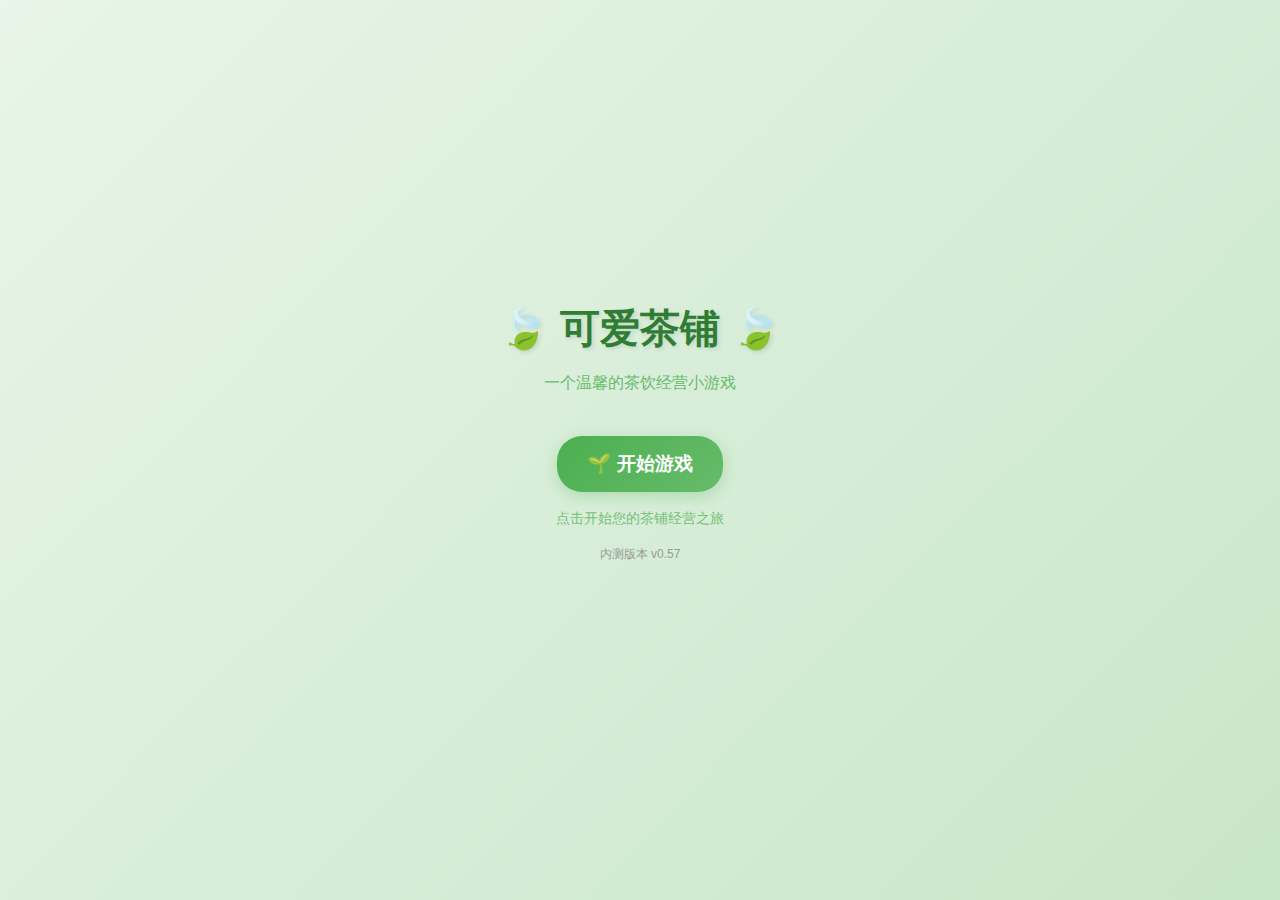
<file: index.html>
<!DOCTYPE html>
<html lang="zh">
<head>
    <meta charset="UTF-8">
    <meta name="viewport" content="width=device-width, initial-scale=1.0">
    <title>🍵 可爱茶铺 - 古风经营小游戏</title>
    <link rel="stylesheet" href="style.css">
    <link rel="stylesheet" href="farm-mobile-fix.css">
    <link rel="manifest" href="manifest.json">
    <meta name="theme-color" content="#4CAF50">
    <meta name="apple-mobile-web-app-capable" content="yes">
    <meta name="apple-mobile-web-app-status-bar-style" content="default">
    <meta name="apple-mobile-web-app-title" content="可爱茶铺">
</head>
<body>
    <!-- 加载界面 -->
    <div id="loading-screen" class="loading-screen">
        <div class="loading-content">
            <div class="game-title">
                <h1>🍃 可爱茶铺 🍃</h1>
                <p class="subtitle">一个温馨的茶饮经营小游戏</p>
            </div>

            <div class="start-section" id="start-section">
                <button id="start-game-btn" class="start-game-btn">
                    🌱 开始游戏
                </button>
                <p class="start-hint">点击开始您的茶铺经营之旅</p>
                <div class="version-info" style="margin-top: 15px; font-size: 12px; color: #888; text-align: center; opacity: 0.8;">
                    内测版本 v0.57
                </div>
            </div>

            <div class="loading-section" id="loading-section" style="display: none;">
                <div class="loading-progress">
                    <div class="progress-bar">
                        <div class="progress-fill" id="progress-fill"></div>
                        <div class="loading-leaf" id="loading-leaf">🍃</div>
                    </div>
                    <div class="loading-text" id="loading-text">正在准备茶铺...</div>
                    <div class="loading-percentage" id="loading-percentage">0%</div>
                </div>
            </div>
        </div>
    </div>

    <!-- 游戏主界面 -->
    <div id="game-container" class="game-container" style="display: none;">
        <!-- 信息卡片区域 -->
    <section class="info-cards">
        <div class="info-card weather-card">
            <div class="weather-main">
                <div class="weather-display">
                    <span class="weather-icon" id="weather-icon">☀️</span>
                </div>
                <div class="coins-display">
                    <div class="coins-info">
                        <span class="coin-icon">🪙</span>
                        <span class="coin-count" id="coin-count">100</span>
                    </div>
                    <div class="day-info">第 <span class="day-number" id="day-number">1</span> 天</div>
                </div>
            </div>
        </div>

        <div class="info-card customer-card" id="customer-card">
            <div class="customer-content">
                <div class="customer-header">
                    <div class="customer-name-line">
                        <span class="customer-icon" id="customer-icon">🌵</span>
                        <span class="customer-name" id="customer-name">暂无顾客</span>
                    </div>
                </div>
                <div class="customer-order" id="customer-order">等待顾客到来...</div>
                <div class="patience-bar" id="patience-bar" style="display: none;">
                    <div class="patience-fill" id="patience-fill"></div>
                    <span class="patience-text" id="patience-text">耐心：100%</span>
                </div>
                <button class="quick-test-btn" onclick="showTestPanelModal()" title="测试功能">
                    🧪 测试
                </button>
            </div>
        </div>
    </section>

    <!-- 主要功能选项卡 -->
    <nav class="cute-tabs">
        <button class="tab-button active" data-tab="farm">
            <span class="tab-icon">🌱</span>
            <span class="tab-text">种植</span>
        </button>
        <button class="tab-button" data-tab="kitchen">
            <span class="tab-icon">🌿</span>
            <span class="tab-text">厨房</span>
        </button>
        <button class="tab-button" data-tab="shop">
            <span class="tab-icon">🍃</span>
            <span class="tab-text">茶摊</span>
        </button>
        <button class="tab-button" data-tab="management">
            <span class="tab-icon">🌾</span>
            <span class="tab-text">管理</span>
        </button>
    </nav>

    <!-- 种植页面 -->
    <section class="tab-content active" id="farm">
        <div class="section-title-with-actions">
            <div class="section-title">
                <span class="title-icon">🌱</span>
                <h2>我的小农场</h2>
            </div>
            <div class="quick-actions-small">
                <button class="small-action-btn" id="water-all-btn">
                    <span class="btn-icon">💧</span>
                    <span class="btn-text">浇水</span>
                </button>
                <button class="small-action-btn" id="fertilize-all-btn">
                    <span class="btn-icon">🌿</span>
                    <span class="btn-text">施肥</span>
                </button>
            </div>
        </div>

        <!-- 农田区域 -->
        <div class="kitchen-area farm-area">
            <h3 class="area-title">🌾 农田种植</h3>
            <div class="farm-grid" id="farm-grid">
                <!-- 田地将通过JavaScript动态生成 -->
            </div>
        </div>
    </section>

    <!-- 厨房页面 -->
    <section class="tab-content" id="kitchen">
        <div class="section-title">
            <span class="title-icon">🌿</span>
            <h2>温馨小厨房</h2>
        </div>

        <!-- 炉灶区域 -->
        <div class="kitchen-area">
            <h3 class="area-title">🍃 炉灶制茶</h3>
            <div class="stoves-grid" id="stoves-grid">
                <!-- 炉灶将通过JavaScript动态生成 -->
            </div>
        </div>

        <!-- 案板区域 -->
        <div class="kitchen-area">
            <h3 class="area-title">🍃 案板加工</h3>
            <div class="processing-board" id="processing-board">
                <div class="board-visual">
                    <div class="cutting-board">📋</div>
                    <div class="ingredients" id="processing-ingredients">🥕🌿</div>
                </div>
                <div class="processing-info" id="processing-info">
                    <div class="processing-status">点击选择加工配方</div>
                </div>
                <div class="processing-recipes" id="processing-recipes">
                    <!-- 加工配方将通过JavaScript动态生成 -->
                </div>
            </div>
        </div>
    </section>

    <!-- 茶摊页面 -->
    <section class="tab-content" id="shop">
        <div class="section-title">
            <span class="title-icon">🍃</span>
            <h2>温馨茶摊</h2>
        </div>

        <!-- 制作好的茶饮 -->
        <div class="tea-display" id="tea-display">
            <div class="no-tea-hint">
                <span class="hint-icon">🫖</span>
                <span class="hint-text">还没有制作好的茶饮哦～</span>
            </div>
        </div>

        <!-- 小料区域 -->
        <div class="toppings-area">
            <h3 class="area-title">🍃 可用小料</h3>
            <div class="toppings-grid" id="toppings-grid">
                <!-- 小料将通过JavaScript动态生成 -->
            </div>
        </div>
    </section>

    <!-- 管理页面 -->
    <section class="tab-content" id="management">
        <div class="section-title">
            <span class="title-icon">🌾</span>
            <h2>经营管理</h2>
        </div>

        <!-- 顾客统计区域 -->
        <div class="management-area">
            <div class="area-header-with-button">
                <h3 class="area-title">🍃 顾客统计</h3>
                <div class="header-buttons">
                    <button class="small-action-btn" onclick="showCustomerProfiles()">
                        <span class="btn-icon">🌵</span>
                        <span class="btn-text">特殊顾客档案</span>
                    </button>
                    <button class="small-action-btn" onclick="showCatProfiles()">
                        <span class="btn-icon">🐱</span>
                        <span class="btn-text">猫猫档案</span>
                    </button>
                    <button class="small-action-btn" onclick="showTestPanelModal()">
                        <span class="btn-icon">🧪</span>
                        <span class="btn-text">测试页面</span>
                    </button>
                </div>
            </div>
            <div class="stats-grid">
                <div class="stat-card">
                    <div class="stat-icon">🌸</div>
                    <div class="stat-info">
                        <div class="stat-label">已服务顾客</div>
                        <div class="stat-value" id="served-customers-count">0</div>
                    </div>
                </div>
                <div class="stat-card">
                    <div class="stat-icon">🌿</div>
                    <div class="stat-info">
                        <div class="stat-label">已解锁配方</div>
                        <div class="stat-value" id="unlocked-recipes-count">2</div>
                    </div>
                </div>
            </div>

            <!-- 配方解锁进度 -->
            <div class="recipe-progress">
                <h4>🍃 配方解锁进度</h4>
                <div class="progress-list" id="recipe-progress-list">
                    <!-- 动态生成 -->
                </div>
            </div>
        </div>



        <!-- 存档管理区域 -->
        <div class="management-area">
            <h3 class="area-title">🍃 存档管理</h3>
            <div class="save-slots-grid">
                <div class="save-slot" data-slot="1">
                    <div class="slot-header">
                        <span class="slot-number">存档 1</span>
                        <span class="slot-time" id="slot-1-time">空</span>
                    </div>
                    <div class="slot-actions">
                        <button class="slot-btn save-btn" onclick="saveToSlot(1)">保存</button>
                        <button class="slot-btn load-btn" onclick="loadFromSlot(1)">载入</button>
                    </div>
                </div>
                <div class="save-slot" data-slot="2">
                    <div class="slot-header">
                        <span class="slot-number">存档 2</span>
                        <span class="slot-time" id="slot-2-time">空</span>
                    </div>
                    <div class="slot-actions">
                        <button class="slot-btn save-btn" onclick="saveToSlot(2)">保存</button>
                        <button class="slot-btn load-btn" onclick="loadFromSlot(2)">载入</button>
                    </div>
                </div>
                <div class="save-slot" data-slot="3">
                    <div class="slot-header">
                        <span class="slot-number">存档 3</span>
                        <span class="slot-time" id="slot-3-time">空</span>
                    </div>
                    <div class="slot-actions">
                        <button class="slot-btn save-btn" onclick="saveToSlot(3)">保存</button>
                        <button class="slot-btn load-btn" onclick="loadFromSlot(3)">载入</button>
                    </div>
                </div>
                <div class="save-slot" data-slot="4">
                    <div class="slot-header">
                        <span class="slot-number">存档 4</span>
                        <span class="slot-time" id="slot-4-time">空</span>
                    </div>
                    <div class="slot-actions">
                        <button class="slot-btn save-btn" onclick="saveToSlot(4)">保存</button>
                        <button class="slot-btn load-btn" onclick="loadFromSlot(4)">载入</button>
                    </div>
                </div>
            </div>

            <!-- 系统管理功能 -->
            <div class="system-management-area">
                <h4 style="color: var(--text-dark);">🍃 系统管理</h4>
                <div class="system-buttons-grid">
                    <button class="system-btn export-btn" onclick="exportSave()">
                        导出存档
                    </button>
                    <button class="system-btn import-btn" onclick="importSave()">
                        导入存档
                    </button>
                    <button class="system-btn refresh-btn" onclick="forceRefreshGame()">
                        强制刷新
                    </button>
                    <button class="system-btn clear-cache-btn" onclick="clearGameCache()">
                        清除缓存
                    </button>
                    <button class="system-btn force-refresh-btn" onclick="forceClearCacheAndReload()" style="background: #FF9800; color: white;">
                        🔄 强制刷新
                    </button>
                </div>
                <input type="file" id="import-file" accept=".json" style="display: none;" onchange="handleImportFile(event)">
                <div class="system-info">
                    <small style="color: var(--text-medium); font-size: 12px;">
                        💡 如果游戏更新后显示异常，请点击"清除缓存"后再"强制刷新"<br>
                        🔧 游戏版本：v1.0.2 | 缓存策略：智能模式 | 📱 支持手机强制刷新
                    </small>
                </div>
            </div>
        </div>
    </section>

    <!-- 浮动购物车按钮 -->
    <button class="floating-cart" id="cart-button">
        <span class="cart-icon">🛒</span>
        <span class="cart-badge" id="cart-badge">0</span>
    </button>

    <!-- 底部消息气泡 -->
    <div class="message-bubble" id="message-bubble">
        <span class="message-icon">💬</span>
        <span class="message-text" id="message-text">欢迎来到可爱茶铺！开始您的经营之旅吧～</span>
    </div>

    <!-- 菜单面板 -->
    <div class="menu-panel" id="menu-panel" style="display: none;">
        <div class="menu-header">
            <h3>🎮 游戏菜单</h3>
            <button class="close-btn" id="close-menu">×</button>
        </div>
        <div class="menu-content">
            <button class="menu-item" id="save-game-btn">
                <span class="menu-icon">💾</span>
                <span class="menu-text">保存游戏</span>
            </button>
            <button class="menu-item" id="load-game-btn">
                <span class="menu-icon">📁</span>
                <span class="menu-text">加载游戏</span>
            </button>
            <button class="menu-item" id="recipe-book-btn">
                <span class="menu-icon">📖</span>
                <span class="menu-text">配方大全</span>
            </button>
            <button class="menu-item" id="test-mode-btn">
                <span class="menu-icon">🧪</span>
                <span class="menu-text">测试模式</span>
            </button>
            <button class="menu-item" id="test-window-btn">
                <span class="menu-icon">🔬</span>
                <span class="menu-text">测试窗口</span>
            </button>
        </div>
    </div>

    <!-- 商店面板 -->
    <div class="shop-panel" id="shop-panel" style="display: none;">
        <!-- 商店内容将通过JavaScript动态生成 -->
    </div>

    <!-- 配方面板 -->
    <div class="recipe-panel" id="recipe-panel" style="display: none;">
        <!-- 配方内容将通过JavaScript动态生成 -->
    </div>

    <!-- 测试模式面板 -->
    <div class="test-panel" id="test-panel" style="display: none;">
        <!-- 测试内容将通过JavaScript动态生成 -->
    </div>

    <!-- 篮子选择面板 -->
    <div class="basket-panel" id="basket-panel" style="display: none;">
        <!-- 篮子内容将通过JavaScript动态生成 -->
    </div>

    <!-- 特殊顾客档案弹窗 -->
    <div class="customer-profile-modal" id="customer-profile-modal" style="display: none;">
        <div class="modal-overlay" onclick="closeCustomerProfiles()"></div>
        <div class="modal-content">
            <div class="modal-header">
                <h3>🌵 特殊顾客档案</h3>
                <button class="close-btn" onclick="closeCustomerProfiles()">×</button>
            </div>
            <div class="modal-body" id="customer-profile-list">
                <!-- 顾客档案列表将通过JavaScript动态生成 -->
            </div>
        </div>
    </div>

    <!-- 猫猫档案弹窗 -->
    <div class="customer-profile-modal" id="cat-profile-modal" style="display: none;">
        <div class="modal-overlay" onclick="closeCatProfiles()"></div>
        <div class="modal-content">
            <div class="modal-header">
                <h3>🐱 猫猫档案</h3>
                <button class="close-btn" onclick="closeCatProfiles()">×</button>
            </div>
            <div class="modal-body" id="cat-profile-list">
                <!-- 猫猫档案列表将通过JavaScript动态生成 -->
            </div>
        </div>
    </div>

    <!-- 测试页面弹窗 -->
    <div class="test-panel-modal" id="test-panel-modal" style="display: none;">
        <div class="modal-overlay" onclick="closeTestPanel()"></div>
        <div class="modal-content">
            <div class="modal-header">
                <h3>🧪 测试页面</h3>
                <button class="close-btn" onclick="closeTestPanel()">×</button>
            </div>
            <div class="modal-body">
                <div class="test-section">
                    <h4>🎮 游戏数据增加</h4>
                    <div class="test-buttons-grid">
                        <button class="test-action-btn" onclick="testAddCustomers()">
                            增加30顾客
                        </button>
                        <button class="test-action-btn" onclick="testAddAllSeeds()">
                            增加全部种子
                        </button>
                        <button class="test-action-btn" onclick="testAddAllMaterials()">
                            增加全部原料
                        </button>
                        <button class="test-action-btn" onclick="testAddAllToppings()">
                            增加全部小料
                        </button>
                        <button class="test-action-btn" onclick="testUnlockAllRecipes()">
                            解锁全部配方
                        </button>
                        <button class="test-action-btn" onclick="testAddAllTeas()">
                            增加全部茶饮
                        </button>
                        <button class="test-action-btn" onclick="testSpawnCustomer()">
                            立刻刷新顾客
                        </button>
                        <button class="test-action-btn" onclick="testAddDay()">
                            📅 增加一天
                        </button>
                    </div>
                </div>
                <div class="test-section">
                    <h4>🐱 猫咪系统测试</h4>
                    <div class="test-buttons-grid">
                        <button class="test-action-btn" onclick="testSpawnCat()">
                            🐱 立刻刷新猫猫
                        </button>
                        <button class="test-action-btn" onclick="testAddFish()">
                            🐟 添加小鱼干x10
                        </button>
                        <button class="test-action-btn" onclick="testMakeFishDish()">
                            🍲 制作白水煮鱼
                        </button>
                        <button class="test-action-btn" onclick="testMaxCatIntimacy()">
                            💕 所有猫咪满亲密度
                        </button>
                    </div>
                    <h5 style="color: #E91E63; margin: 15px 0 10px 0;">🎁 礼物系统测试</h5>
                    <div class="test-buttons-grid">
                        <button class="test-action-btn" onclick="testCatIntimacy500()">
                            🎁 亲密度500测试
                        </button>
                        <button class="test-action-btn" onclick="testCatIntimacy1500()">
                            🎁 亲密度1500测试
                        </button>
                        <button class="test-action-btn" onclick="testCatIntimacy3000()">
                            🎁 亲密度3000测试
                        </button>
                        <button class="test-action-btn" onclick="testCatIntimacy5000()">
                            🎁 亲密度5000测试
                        </button>
                    </div>
                </div>
                <div class="test-section">
                    <h4>🗑️ 游戏数据清空</h4>
                    <div class="test-buttons-grid">
                        <button class="test-action-btn danger" onclick="testClearCustomers()">
                            清空顾客数
                        </button>
                        <button class="test-action-btn danger" onclick="testClearSeeds()">
                            清空种子
                        </button>
                        <button class="test-action-btn danger" onclick="testClearMaterials()">
                            清空原料
                        </button>
                        <button class="test-action-btn danger" onclick="testClearToppings()">
                            清空小料
                        </button>
                        <button class="test-action-btn danger" onclick="testClearTeas()">
                            清空茶饮
                        </button>
                        <button class="test-action-btn danger" onclick="testResetRecipes()">
                            重置配方
                        </button>
                        <button class="test-action-btn danger" onclick="testClearCoins()">
                            清空金币
                        </button>
                        <button class="test-action-btn danger" onclick="testResetDay()">
                            重置天数
                        </button>
                        <button class="test-action-btn danger" onclick="testResetAllSaves()">
                            重置全部存档
                        </button>
                    </div>
                </div>
            </div>
        </div>
    </div>
    </div> <!-- 关闭游戏容器 -->

    <script src="script.js"></script>
</body>
</html>
</file>
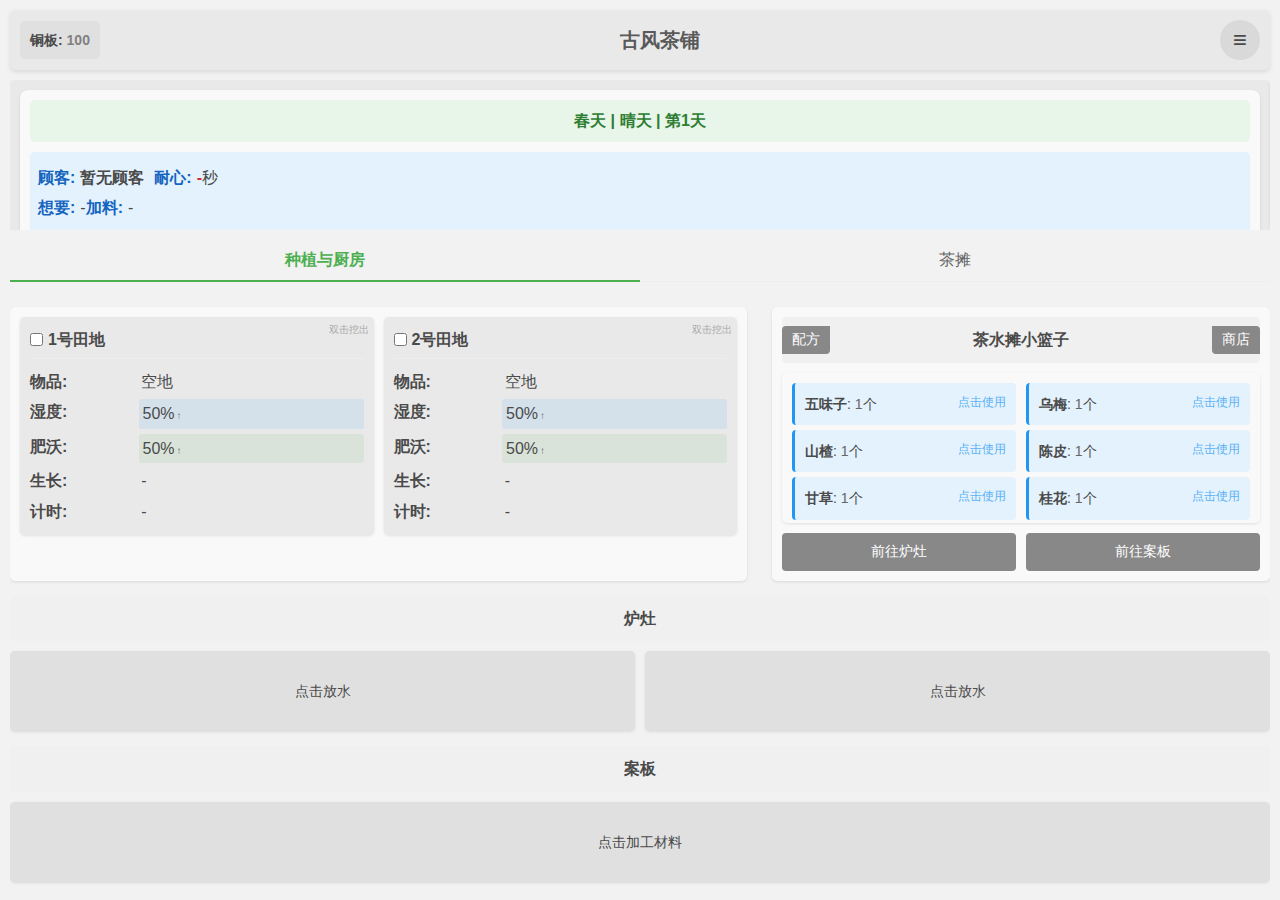
<file: back/index.html>
<!DOCTYPE html>
<html lang="zh">
<head>
    <meta charset="UTF-8">
    <meta name="viewport" content="width=device-width, initial-scale=1.0, maximum-scale=1.0, user-scalable=no">
    <title>古风茶铺 - 手机版</title>
    <link rel="stylesheet" href="tea_shop_mobile.css">
</head>
<body>
    <div class="container">
        <!-- 顶部控制区 -->
        <header>
            <div class="top-bar">
                <div class="coins-display">
                    <span>铜板: </span>
                    <span id="coins-count">100</span>
                </div>
                <div class="title">古风茶铺</div>
                <div class="menu-btn" id="menu-btn">≡</div>
            </div>
            
            <!-- 菜单面板 -->
            <div class="menu-panel" id="menu-panel">
                <button id="save">保存</button>
                <button id="load">加载</button>
                <button id="recipe-button">查看配方</button>
                <button id="collection-button">集卡册</button>
                <button id="close-menu">关闭</button>
            </div>
        </header>

        <!-- 信息面板 (可滑动查看) -->
        <div class="info-swiper">
            <div class="swiper-container">
                <div class="swiper-wrapper">
                    <!-- 天气与季节 -->
                    <div class="swiper-slide weather-season">
                        <div class="info-block">
                            <div class="game-status">
                                <span id="season">春天</span> | <span id="weather">晴天</span> | 第<span id="day">1</span>天
                            </div>
                            <div class="customer-status">
                                <div class="customer-info-row">
                                    <span class="info-label">顾客:</span>
                                    <span id="customer-name">暂无顾客</span>
                                    <span class="info-label">耐心:</span>
                                    <span id="patience-timer">-</span>秒
                                </div>
                                <div class="customer-info-row">
                                    <span class="info-label">想要:</span>
                                    <span id="customer-tea">-</span>
                                    <span class="info-label">加料:</span>
                                    <span id="customer-toppings">-</span>
                                </div>
                            </div>
                        </div>
                    </div>
                    
                    <!-- 消息记录 -->
                    <div class="swiper-slide message-log">
                        <div class="slide-title">消息记录</div>
                        <div class="message-content">
                            <div class="message">欢迎来到古风茶铺!</div>
                        </div>
                    </div>
                </div>
                
                <!-- 指示器 -->
                <div class="swiper-pagination"></div>
            </div>
        </div>

        <!-- 种子信息 -->
        <!-- <div class="seed-info">
            <span id="selected-seed">请选择种子类型</span>
        </div> -->

        <!-- 种子/商店面板 -->
        <div class="shop-panel" id="seed-panel">
            <div class="shop-header">
                <div id="selected-shop-item">请选择商品</div>
                <div class="coins-display shop-coins">
                    <span>铜板: </span>
                    <span id="shop-coins-count">100</span>
                </div>
                <button id="close-shop" class="close-btn">×</button>
            </div>
            
            <div class="shop-content">
                <div class="shop-items-container">
                    <!-- 种子区域 -->
                    <div class="shop-section">
                        <div class="shop-section-title">种子</div>
                        <div class="seed-grid">
                            <button class="seed-btn" data-price="1">五味子</button>
                            <button class="seed-btn" data-price="1">乌梅</button>
                            <button class="seed-btn" data-price="1">山楂</button>
                            <button class="seed-btn" data-price="1">陈皮</button>
                            <button class="seed-btn" data-price="1">甘草</button>
                            <button class="seed-btn" data-price="1">桂花</button>
                            <button class="seed-btn" data-price="1">大麦</button>
                            <button class="seed-btn" data-price="1">菊花</button>
                            <button class="seed-btn" data-price="1">金银花</button>
                            <button class="seed-btn" data-price="1">决明子</button>
                            <button class="seed-btn" data-price="1">枸杞</button>
                            <button class="seed-btn" data-price="1">生姜</button>
                            <button class="seed-btn" data-price="1">桂圆</button>
                            <button class="seed-btn" data-price="1">红枣</button>
                            <button class="seed-btn" data-price="1">薄荷</button>
                            <button class="seed-btn" data-price="1">玫瑰花</button>
                            <button class="seed-btn" data-price="1">洛神花</button>
                            <button class="seed-btn" data-price="1">冬瓜</button>
                            <button class="seed-btn" data-price="1">荷叶</button>
                            <button class="seed-btn" data-price="1">薏米</button>
                            <button class="seed-btn" data-price="1">雪花梨</button>
                            <button class="seed-btn" data-price="1">甘蔗</button>
                            <button class="seed-btn" data-price="1">柚子</button>
                            <button class="seed-btn" data-price="1">话梅</button>
                            <button class="seed-btn" data-price="1">柠檬</button>
                        </div>
                    </div>

                    <!-- 物品区域 -->
                    <div class="shop-section">
                        <div class="shop-section-title">物品</div>
                        <div class="item-grid">
                            <button class="shop-item-btn" data-item="蜂蜜" data-price="3">蜂蜜 (3铜板)</button>
                            <button class="shop-item-btn" data-item="银耳" data-price="3">银耳 (3铜板)</button>
                            <button class="shop-item-btn" data-item="红糖" data-price="2">红糖 (2铜板)</button>
                            <button class="shop-item-btn" data-item="薄荷叶" data-price="2">薄荷叶 (2铜板)</button>
                        </div>
                    </div>

                    <!-- 购物车预览 -->
                    <div class="cart-preview">
                        <div class="cart-preview-total">
                            购物车: <span id="cart-items-count">0</span> 个物品
                            总计: <span id="cart-total">0</span> 铜板
                        </div>
                        <button class="cart-preview-button" id="checkout-btn">结账</button>
                    </div>
                </div>
            </div>
        </div>

        <!-- 添加到购物车提示 -->
        <div class="add-to-cart-hint" id="add-to-cart-hint" style="display: none;">
            已添加到购物车
        </div>

        <!-- 配方面板 -->
        <div class="recipe-panel" id="recipe-panel">
            <div class="recipe-header">
                <div class="recipe-title">茶饮配方</div>
                <button id="close-recipe" class="close-btn">×</button>
            </div>
            <div class="recipe-items">
                <div class="recipe-item">
                    <div class="recipe-name">五味子饮</div>
                    <div class="recipe-ingredients">五味子</div>
                </div>
                <div class="recipe-item">
                    <div class="recipe-name">古法酸梅汤</div>
                    <div class="recipe-ingredients">乌梅, 山楂, 陈皮, 甘草, 桂花</div>
                </div>
                <div class="recipe-item">
                    <div class="recipe-name">焦香大麦茶</div>
                    <div class="recipe-ingredients">大麦</div>
                </div>
                <div class="recipe-item">
                    <div class="recipe-name">三花决明茶</div>
                    <div class="recipe-ingredients">菊花, 金银花, 决明子, 枸杞</div>
                </div>
                <div class="recipe-item">
                    <div class="recipe-name">陈皮姜米茶</div>
                    <div class="recipe-ingredients">陈皮, 生姜</div>
                </div>
                <div class="recipe-item">
                    <div class="recipe-name">桂圆红枣茶</div>
                    <div class="recipe-ingredients">桂圆, 红枣, 枸杞</div>
                </div>
                <div class="recipe-item">
                    <div class="recipe-name">薄荷甘草凉茶</div>
                    <div class="recipe-ingredients">薄荷, 甘草</div>
                </div>
                <div class="recipe-item">
                    <div class="recipe-name">洛神玫瑰饮</div>
                    <div class="recipe-ingredients">洛神花, 玫瑰花, 山楂</div>
                </div>
                <div class="recipe-item">
                    <div class="recipe-name">冬瓜荷叶饮</div>
                    <div class="recipe-ingredients">冬瓜, 荷叶, 薏米</div>
                </div>
                <div class="recipe-item">
                    <div class="recipe-name">小吊梨汤</div>
                    <div class="recipe-ingredients">雪花梨, 银耳, 话梅, 枸杞</div>
                </div>
                <div class="recipe-item">
                    <div class="recipe-name">柠檬茶</div>
                    <div class="recipe-ingredients">柠檬</div>
                </div>
            </div>
            <div class="recipe-note">所有茶饮均可冷热服务, 刚制作的茶为热饮，20秒后自动变为凉饮</div>
        </div>

        <!-- 主游戏区域 - 分成选项卡 -->
        <div class="game-tabs">
            <button class="game-tab active" data-tab="farm-kitchen-tab">种植与厨房</button>
            <button class="game-tab" data-tab="tea-tab">茶摊</button>
        </div>

        <!-- 农田和厨房集成选项卡 -->
        <div class="game-content active" id="farm-kitchen-tab">
            <!-- 农田和小篮子布局 -->
            <div class="farm-kitchen-layout">
                <!-- 左侧：农田 -->
                <div class="farm-section">
                    <div class="plots-container">
                        <div class="plot" id="plot-0">
                            <div class="plot-checkbox-container">
                                <input type="checkbox" class="plot-checkbox" data-plot-id="0">
                                <label>1号田地</label>
                            </div>
                            <div class="plot-info">
                                <div class="plot-row">
                                    <div class="plot-label">物品:</div>
                                    <div class="plot-value plot-name">空地</div>
                                </div>
                                <div class="plot-row">
                                    <div class="plot-label">湿度:</div>
                                    <div class="plot-value plot-moisture">50%</div>
                                </div>
                                <div class="plot-row">
                                    <div class="plot-label">肥沃:</div>
                                    <div class="plot-value plot-fertility">50%</div>
                                </div>
                                <div class="plot-row">
                                    <div class="plot-label">生长:</div>
                                    <div class="plot-value plot-stage">-</div>
                                </div>
                                <div class="plot-row">
                                    <div class="plot-label">计时:</div>
                                    <div class="plot-value plot-timer">-</div>
                                </div>
                            </div>
                        </div>
                        <div class="plot" id="plot-1">
                            <div class="plot-checkbox-container">
                                <input type="checkbox" class="plot-checkbox" data-plot-id="1">
                                <label>2号田地</label>
                            </div>
                            <div class="plot-info">
                                <div class="plot-row">
                                    <div class="plot-label">物品:</div>
                                    <div class="plot-value plot-name">空地</div>
                                </div>
                                <div class="plot-row">
                                    <div class="plot-label">湿度:</div>
                                    <div class="plot-value plot-moisture">50%</div>
                                </div>
                                <div class="plot-row">
                                    <div class="plot-label">肥沃:</div>
                                    <div class="plot-value plot-fertility">50%</div>
                                </div>
                                <div class="plot-row">
                                    <div class="plot-label">生长:</div>
                                    <div class="plot-value plot-stage">-</div>
                                </div>
                                <div class="plot-row">
                                    <div class="plot-label">计时:</div>
                                    <div class="plot-value plot-timer">-</div>
                                </div>
                            </div>
                        </div>
                    </div>
                </div>
                
                <!-- 右侧：小篮子 -->
                <div class="kitchen-section">
                    <div class="section-title">
                        茶水摊小篮子
                        <button id="basket-recipe-button" class="recipe-corner-btn">配方</button>
                        <button id="buy-seed-basket" class="shop-corner-btn">商店</button>
                    </div>
                    <div class="basket-content">
                        <div class="basket-item">篮子是空的</div>
                    </div>
                    
                    <!-- 快速操作栏 -->
                    <div class="quick-actions">
                        <button class="quick-action-btn" id="quick-stove-btn">前往炉灶</button>
                        <button class="quick-action-btn" id="quick-process-btn">前往案板</button>
                    </div>
                </div>
            </div>
            
            <!-- 炉灶 -->
            <div class="stoves-container">
                <div class="section-title">炉灶</div>
                <div class="stoves">
                    <div class="stove" id="stove-1">
                        <div class="stove-state">点击放水</div>
                    </div>
                    <div class="stove" id="stove-2">
                        <div class="stove-state">点击放水</div>
                    </div>
                </div>
            </div>
            
            <!-- 案板 -->
            <div class="processing-container">
                <div class="section-title">案板</div>
                <div class="processing-board" id="processing-board">
                    <div class="processing-state">点击加工材料</div>
                </div>
                <div class="processing-recipes">
                    <button class="recipe-btn" data-recipe="红糖">红糖</button>
                    <button class="recipe-btn" data-recipe="薄荷叶">薄荷叶</button>
                    <button class="recipe-btn" data-recipe="姜丝">姜丝</button>
                    <button class="recipe-btn" data-recipe="柚子丝">柚子丝</button>
                    <button class="recipe-btn" data-recipe="银耳丝">银耳丝</button>
                    <button class="recipe-btn" data-recipe="柠檬片">柠檬片</button>
                </div>
            </div>
        </div>

        <!-- 茶摊选项卡 -->
        <div class="game-content" id="tea-tab">
            <!-- 信息窗口占位，后续插入 -->
            <div id="tea-info-panel"></div>
            <!-- 茶饮展示 -->
            <div class="tea-container">
                <div class="section-title">
                    茶摊子
                </div>
                <div class="tea-display">
                    <div class="no-tea">还没有制作好的茶饮</div>
                </div>
            </div>
            
            <!-- 小料区 -->
            <div class="toppings-container">
                <div class="section-title">小料区</div>
                <div class="toppings-display">
                    <div class="topping-item">
                        <div class="topping-name">红糖</div>
                        <div class="topping-count">5份</div>
                    </div>
                    <div class="topping-item">
                        <div class="topping-name">薄荷叶</div>
                        <div class="topping-count">5份</div>
                    </div>
                    <div class="topping-item">
                        <div class="topping-name">姜丝</div>
                        <div class="topping-count">5份</div>
                    </div>
                    <div class="topping-item">
                        <div class="topping-name">柚子丝</div>
                        <div class="topping-count">5份</div>
                    </div>
                    <div class="topping-item">
                        <div class="topping-name">银耳丝</div>
                        <div class="topping-count">5份</div>
                    </div>
                    <div class="topping-item">
                        <div class="topping-name">柠檬片</div>
                        <div class="topping-count">5份</div>
                    </div>
                </div>
            </div>
        </div>

        <!-- 炉灶配方选择面板 -->
        <div class="recipe-select-panel" id="recipe-select-panel">
            <div class="recipe-select-header">
                <div class="recipe-select-title">选择茶饮配方</div>
                <button id="close-recipe-select" class="close-btn">×</button>
            </div>
            <div class="recipe-select-content">
                <div class="recipe-select-list">
                    <!-- 配方列表将在JS中动态生成 -->
                </div>
                <div class="recipe-select-info">
                    <div class="recipe-select-description">
                        <div id="selected-recipe-name">请选择茶饮</div>
                        <div id="selected-recipe-ingredients">需要的材料将显示在这里</div>
                    </div>
                    <div class="recipe-select-buttons">
                        <button id="make-recipe-btn" disabled>制作茶饮</button>
                        <button id="cancel-recipe-btn">取消</button>
                    </div>
                </div>
            </div>
        </div>
    </div>

    <script src="tea_shop_mobile.js"></script>
</body>
</html>
</file>
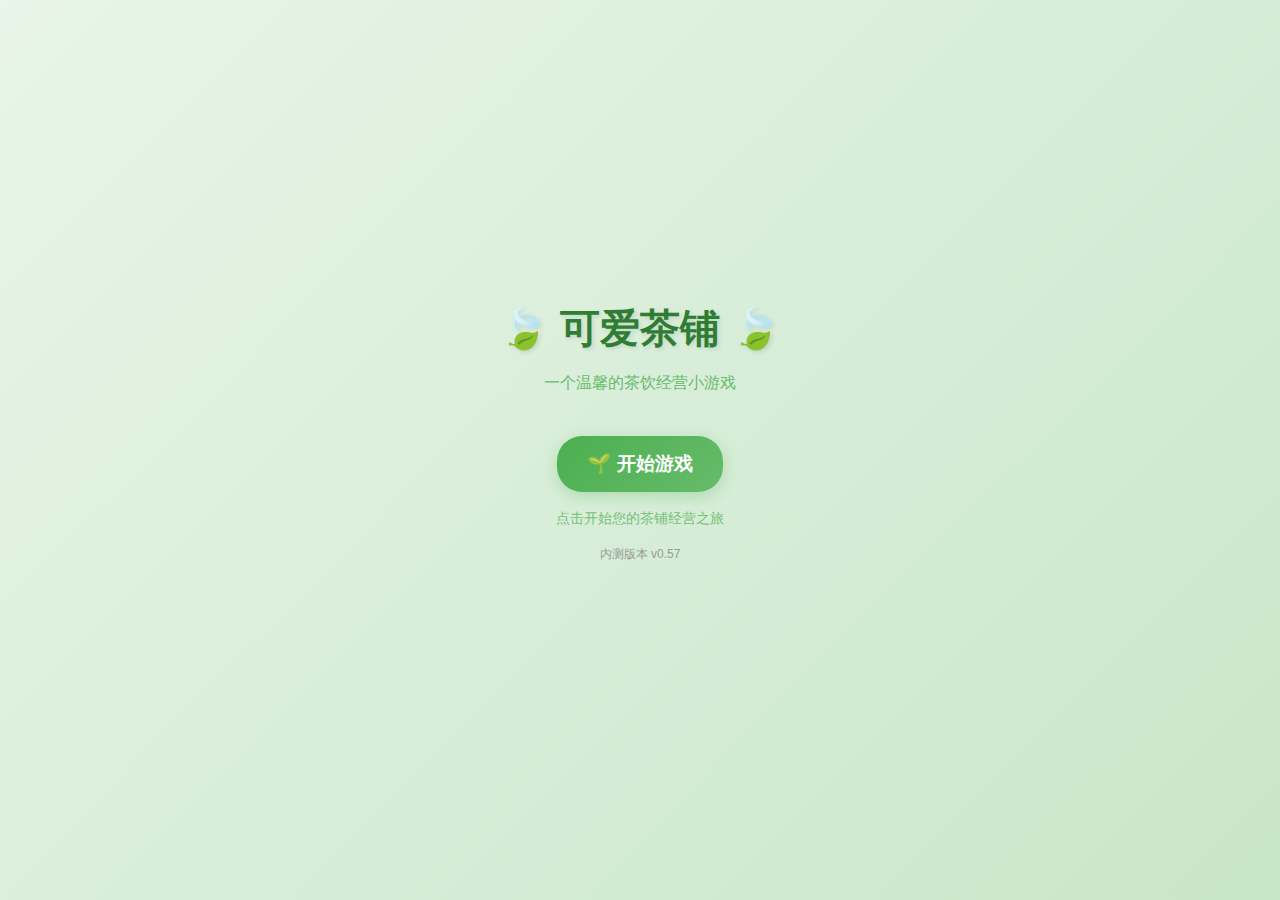
<file: bg/index.html>
<!DOCTYPE html>
<html lang="zh">
<head>
    <meta charset="UTF-8">
    <meta name="viewport" content="width=device-width, initial-scale=1.0">
    <title>🍵 可爱茶铺 - 古风经营小游戏</title>
    <link rel="stylesheet" href="style.css">
    <link rel="stylesheet" href="farm-mobile-fix.css">
    <link rel="manifest" href="manifest.json">
    <meta name="theme-color" content="#4CAF50">
    <meta name="apple-mobile-web-app-capable" content="yes">
    <meta name="apple-mobile-web-app-status-bar-style" content="default">
    <meta name="apple-mobile-web-app-title" content="可爱茶铺">
</head>
<body>
    <!-- 加载界面 -->
    <div id="loading-screen" class="loading-screen">
        <div class="loading-content">
            <div class="game-title">
                <h1>🍃 可爱茶铺 🍃</h1>
                <p class="subtitle">一个温馨的茶饮经营小游戏</p>
            </div>

            <div class="start-section" id="start-section">
                <button id="start-game-btn" class="start-game-btn">
                    🌱 开始游戏
                </button>
                <p class="start-hint">点击开始您的茶铺经营之旅</p>
                <div class="version-info" style="margin-top: 15px; font-size: 12px; color: #888; text-align: center; opacity: 0.8;">
                    内测版本 v0.57
                </div>
            </div>

            <div class="loading-section" id="loading-section" style="display: none;">
                <div class="loading-progress">
                    <div class="progress-bar">
                        <div class="progress-fill" id="progress-fill"></div>
                        <div class="loading-leaf" id="loading-leaf">🍃</div>
                    </div>
                    <div class="loading-text" id="loading-text">正在准备茶铺...</div>
                    <div class="loading-percentage" id="loading-percentage">0%</div>
                </div>
            </div>
        </div>
    </div>

    <!-- 游戏主界面 -->
    <div id="game-container" class="game-container" style="display: none;">
        <!-- 信息卡片区域 -->
    <section class="info-cards">
        <div class="info-card weather-card">
            <div class="weather-main">
                <div class="weather-display">
                    <span class="weather-icon" id="weather-icon">☀️</span>
                </div>
                <div class="coins-display">
                    <div class="coins-info">
                        <span class="coin-icon">🪙</span>
                        <span class="coin-count" id="coin-count">100</span>
                    </div>
                    <div class="day-info">第 <span class="day-number" id="day-number">1</span> 天</div>
                </div>
            </div>
        </div>

        <div class="info-card customer-card" id="customer-card">
            <div class="customer-content">
                <div class="customer-header">
                    <div class="customer-name-line">
                        <span class="customer-icon" id="customer-icon">🌵</span>
                        <span class="customer-name" id="customer-name">暂无顾客</span>
                    </div>
                </div>
                <div class="customer-order" id="customer-order">等待顾客到来...</div>
                <div class="patience-bar" id="patience-bar" style="display: none;">
                    <div class="patience-fill" id="patience-fill"></div>
                    <span class="patience-text" id="patience-text">耐心：100%</span>
                </div>
                <button class="quick-test-btn" onclick="showTestPanelModal()" title="测试功能">
                    🧪 测试
                </button>
            </div>
        </div>
    </section>

    <!-- 主要功能选项卡 -->
    <nav class="cute-tabs">
        <button class="tab-button active" data-tab="farm">
            <span class="tab-icon">🌱</span>
            <span class="tab-text">种植</span>
        </button>
        <button class="tab-button" data-tab="kitchen">
            <span class="tab-icon">🌿</span>
            <span class="tab-text">厨房</span>
        </button>
        <button class="tab-button" data-tab="shop">
            <span class="tab-icon">🍃</span>
            <span class="tab-text">茶摊</span>
        </button>
        <button class="tab-button" data-tab="management">
            <span class="tab-icon">🌾</span>
            <span class="tab-text">管理</span>
        </button>
    </nav>

    <!-- 种植页面 -->
    <section class="tab-content active" id="farm">
        <div class="section-title-with-actions">
            <div class="section-title">
                <span class="title-icon">🌱</span>
                <h2>我的小农场</h2>
            </div>
            <div class="quick-actions-small">
                <button class="small-action-btn" id="water-all-btn">
                    <span class="btn-icon">💧</span>
                    <span class="btn-text">浇水</span>
                </button>
                <button class="small-action-btn" id="fertilize-all-btn">
                    <span class="btn-icon">🌿</span>
                    <span class="btn-text">施肥</span>
                </button>
            </div>
        </div>

        <!-- 农田区域 -->
        <div class="kitchen-area farm-area">
            <h3 class="area-title">🌾 农田种植</h3>
            <div class="farm-grid" id="farm-grid">
                <!-- 田地将通过JavaScript动态生成 -->
            </div>
        </div>
    </section>

    <!-- 厨房页面 -->
    <section class="tab-content" id="kitchen">
        <div class="section-title">
            <span class="title-icon">🌿</span>
            <h2>温馨小厨房</h2>
        </div>

        <!-- 炉灶区域 -->
        <div class="kitchen-area">
            <h3 class="area-title">🍃 炉灶制茶</h3>
            <div class="stoves-grid" id="stoves-grid">
                <!-- 炉灶将通过JavaScript动态生成 -->
            </div>
        </div>

        <!-- 案板区域 -->
        <div class="kitchen-area">
            <h3 class="area-title">🍃 案板加工</h3>
            <div class="processing-board" id="processing-board">
                <div class="board-visual">
                    <div class="cutting-board">📋</div>
                    <div class="ingredients" id="processing-ingredients">🥕🌿</div>
                </div>
                <div class="processing-info" id="processing-info">
                    <div class="processing-status">点击选择加工配方</div>
                </div>
                <div class="processing-recipes" id="processing-recipes">
                    <!-- 加工配方将通过JavaScript动态生成 -->
                </div>
            </div>
        </div>
    </section>

    <!-- 茶摊页面 -->
    <section class="tab-content" id="shop">
        <div class="section-title">
            <span class="title-icon">🍃</span>
            <h2>温馨茶摊</h2>
        </div>

        <!-- 制作好的茶饮 -->
        <div class="tea-display" id="tea-display">
            <div class="no-tea-hint">
                <span class="hint-icon">🫖</span>
                <span class="hint-text">还没有制作好的茶饮哦～</span>
            </div>
        </div>

        <!-- 小料区域 -->
        <div class="toppings-area">
            <h3 class="area-title">🍃 可用小料</h3>
            <div class="toppings-grid" id="toppings-grid">
                <!-- 小料将通过JavaScript动态生成 -->
            </div>
        </div>
    </section>

    <!-- 管理页面 -->
    <section class="tab-content" id="management">
        <div class="section-title">
            <span class="title-icon">🌾</span>
            <h2>经营管理</h2>
        </div>

        <!-- 顾客统计区域 -->
        <div class="management-area">
            <div class="area-header-with-button">
                <h3 class="area-title">🍃 顾客统计</h3>
                <div class="header-buttons">
                    <button class="small-action-btn" onclick="showCustomerProfiles()">
                        <span class="btn-icon">🌵</span>
                        <span class="btn-text">特殊顾客档案</span>
                    </button>
                    <button class="small-action-btn" onclick="showCatProfiles()">
                        <span class="btn-icon">🐱</span>
                        <span class="btn-text">猫猫档案</span>
                    </button>
                    <button class="small-action-btn" onclick="showTestPanelModal()">
                        <span class="btn-icon">🧪</span>
                        <span class="btn-text">测试页面</span>
                    </button>
                </div>
            </div>
            <div class="stats-grid">
                <div class="stat-card">
                    <div class="stat-icon">🌸</div>
                    <div class="stat-info">
                        <div class="stat-label">已服务顾客</div>
                        <div class="stat-value" id="served-customers-count">0</div>
                    </div>
                </div>
                <div class="stat-card">
                    <div class="stat-icon">🌿</div>
                    <div class="stat-info">
                        <div class="stat-label">已解锁配方</div>
                        <div class="stat-value" id="unlocked-recipes-count">2</div>
                    </div>
                </div>
            </div>

            <!-- 配方解锁进度 -->
            <div class="recipe-progress">
                <h4>🍃 配方解锁进度</h4>
                <div class="progress-list" id="recipe-progress-list">
                    <!-- 动态生成 -->
                </div>
            </div>
        </div>



        <!-- 存档管理区域 -->
        <div class="management-area">
            <h3 class="area-title">🍃 存档管理</h3>
            <div class="save-slots-grid">
                <div class="save-slot" data-slot="1">
                    <div class="slot-header">
                        <span class="slot-number">存档 1</span>
                        <span class="slot-time" id="slot-1-time">空</span>
                    </div>
                    <div class="slot-actions">
                        <button class="slot-btn save-btn" onclick="saveToSlot(1)">保存</button>
                        <button class="slot-btn load-btn" onclick="loadFromSlot(1)">载入</button>
                    </div>
                </div>
                <div class="save-slot" data-slot="2">
                    <div class="slot-header">
                        <span class="slot-number">存档 2</span>
                        <span class="slot-time" id="slot-2-time">空</span>
                    </div>
                    <div class="slot-actions">
                        <button class="slot-btn save-btn" onclick="saveToSlot(2)">保存</button>
                        <button class="slot-btn load-btn" onclick="loadFromSlot(2)">载入</button>
                    </div>
                </div>
                <div class="save-slot" data-slot="3">
                    <div class="slot-header">
                        <span class="slot-number">存档 3</span>
                        <span class="slot-time" id="slot-3-time">空</span>
                    </div>
                    <div class="slot-actions">
                        <button class="slot-btn save-btn" onclick="saveToSlot(3)">保存</button>
                        <button class="slot-btn load-btn" onclick="loadFromSlot(3)">载入</button>
                    </div>
                </div>
                <div class="save-slot" data-slot="4">
                    <div class="slot-header">
                        <span class="slot-number">存档 4</span>
                        <span class="slot-time" id="slot-4-time">空</span>
                    </div>
                    <div class="slot-actions">
                        <button class="slot-btn save-btn" onclick="saveToSlot(4)">保存</button>
                        <button class="slot-btn load-btn" onclick="loadFromSlot(4)">载入</button>
                    </div>
                </div>
            </div>

            <!-- 系统管理功能 -->
            <div class="system-management-area">
                <h4 style="color: var(--text-dark);">🍃 系统管理</h4>
                <div class="system-buttons-grid">
                    <button class="system-btn export-btn" onclick="exportSave()">
                        导出存档
                    </button>
                    <button class="system-btn import-btn" onclick="importSave()">
                        导入存档
                    </button>
                    <button class="system-btn refresh-btn" onclick="forceRefreshGame()">
                        强制刷新
                    </button>
                    <button class="system-btn clear-cache-btn" onclick="clearGameCache()">
                        清除缓存
                    </button>
                    <button class="system-btn force-refresh-btn" onclick="forceClearCacheAndReload()" style="background: #FF9800; color: white;">
                        🔄 强制刷新
                    </button>
                </div>
                <input type="file" id="import-file" accept=".json" style="display: none;" onchange="handleImportFile(event)">
                <div class="system-info">
                    <small style="color: var(--text-medium); font-size: 12px;">
                        💡 如果游戏更新后显示异常，请点击"清除缓存"后再"强制刷新"<br>
                        🔧 游戏版本：v1.0.2 | 缓存策略：智能模式 | 📱 支持手机强制刷新
                    </small>
                </div>
            </div>
        </div>
    </section>

    <!-- 浮动购物车按钮 -->
    <button class="floating-cart" id="cart-button">
        <span class="cart-icon">🛒</span>
        <span class="cart-badge" id="cart-badge">0</span>
    </button>

    <!-- 底部消息气泡 -->
    <div class="message-bubble" id="message-bubble">
        <span class="message-icon">💬</span>
        <span class="message-text" id="message-text">欢迎来到可爱茶铺！开始您的经营之旅吧～</span>
    </div>

    <!-- 菜单面板 -->
    <div class="menu-panel" id="menu-panel" style="display: none;">
        <div class="menu-header">
            <h3>🎮 游戏菜单</h3>
            <button class="close-btn" id="close-menu">×</button>
        </div>
        <div class="menu-content">
            <button class="menu-item" id="save-game-btn">
                <span class="menu-icon">💾</span>
                <span class="menu-text">保存游戏</span>
            </button>
            <button class="menu-item" id="load-game-btn">
                <span class="menu-icon">📁</span>
                <span class="menu-text">加载游戏</span>
            </button>
            <button class="menu-item" id="recipe-book-btn">
                <span class="menu-icon">📖</span>
                <span class="menu-text">配方大全</span>
            </button>
            <button class="menu-item" id="test-mode-btn">
                <span class="menu-icon">🧪</span>
                <span class="menu-text">测试模式</span>
            </button>
            <button class="menu-item" id="test-window-btn">
                <span class="menu-icon">🔬</span>
                <span class="menu-text">测试窗口</span>
            </button>
        </div>
    </div>

    <!-- 商店面板 -->
    <div class="shop-panel" id="shop-panel" style="display: none;">
        <!-- 商店内容将通过JavaScript动态生成 -->
    </div>

    <!-- 配方面板 -->
    <div class="recipe-panel" id="recipe-panel" style="display: none;">
        <!-- 配方内容将通过JavaScript动态生成 -->
    </div>

    <!-- 测试模式面板 -->
    <div class="test-panel" id="test-panel" style="display: none;">
        <!-- 测试内容将通过JavaScript动态生成 -->
    </div>

    <!-- 篮子选择面板 -->
    <div class="basket-panel" id="basket-panel" style="display: none;">
        <!-- 篮子内容将通过JavaScript动态生成 -->
    </div>

    <!-- 特殊顾客档案弹窗 -->
    <div class="customer-profile-modal" id="customer-profile-modal" style="display: none;">
        <div class="modal-overlay" onclick="closeCustomerProfiles()"></div>
        <div class="modal-content">
            <div class="modal-header">
                <h3>🌵 特殊顾客档案</h3>
                <button class="close-btn" onclick="closeCustomerProfiles()">×</button>
            </div>
            <div class="modal-body" id="customer-profile-list">
                <!-- 顾客档案列表将通过JavaScript动态生成 -->
            </div>
        </div>
    </div>

    <!-- 猫猫档案弹窗 -->
    <div class="customer-profile-modal" id="cat-profile-modal" style="display: none;">
        <div class="modal-overlay" onclick="closeCatProfiles()"></div>
        <div class="modal-content">
            <div class="modal-header">
                <h3>🐱 猫猫档案</h3>
                <button class="close-btn" onclick="closeCatProfiles()">×</button>
            </div>
            <div class="modal-body" id="cat-profile-list">
                <!-- 猫猫档案列表将通过JavaScript动态生成 -->
            </div>
        </div>
    </div>

    <!-- 测试页面弹窗 -->
    <div class="test-panel-modal" id="test-panel-modal" style="display: none;">
        <div class="modal-overlay" onclick="closeTestPanel()"></div>
        <div class="modal-content">
            <div class="modal-header">
                <h3>🧪 测试页面</h3>
                <button class="close-btn" onclick="closeTestPanel()">×</button>
            </div>
            <div class="modal-body">
                <div class="test-section">
                    <h4>🎮 游戏数据增加</h4>
                    <div class="test-buttons-grid">
                        <button class="test-action-btn" onclick="testAddCustomers()">
                            增加30顾客
                        </button>
                        <button class="test-action-btn" onclick="testAddAllSeeds()">
                            增加全部种子
                        </button>
                        <button class="test-action-btn" onclick="testAddAllMaterials()">
                            增加全部原料
                        </button>
                        <button class="test-action-btn" onclick="testAddAllToppings()">
                            增加全部小料
                        </button>
                        <button class="test-action-btn" onclick="testUnlockAllRecipes()">
                            解锁全部配方
                        </button>
                        <button class="test-action-btn" onclick="testAddAllTeas()">
                            增加全部茶饮
                        </button>
                        <button class="test-action-btn" onclick="testSpawnCustomer()">
                            立刻刷新顾客
                        </button>
                        <button class="test-action-btn" onclick="testAddDay()">
                            📅 增加一天
                        </button>
                    </div>
                </div>
                <div class="test-section">
                    <h4>🐱 猫咪系统测试</h4>
                    <div class="test-buttons-grid">
                        <button class="test-action-btn" onclick="testSpawnCat()">
                            🐱 立刻刷新猫猫
                        </button>
                        <button class="test-action-btn" onclick="testAddFish()">
                            🐟 添加小鱼干x10
                        </button>
                        <button class="test-action-btn" onclick="testMakeFishDish()">
                            🍲 制作白水煮鱼
                        </button>
                        <button class="test-action-btn" onclick="testMaxCatIntimacy()">
                            💕 所有猫咪满亲密度
                        </button>
                    </div>
                    <h5 style="color: #E91E63; margin: 15px 0 10px 0;">🎁 礼物系统测试</h5>
                    <div class="test-buttons-grid">
                        <button class="test-action-btn" onclick="testCatIntimacy500()">
                            🎁 亲密度500测试
                        </button>
                        <button class="test-action-btn" onclick="testCatIntimacy1500()">
                            🎁 亲密度1500测试
                        </button>
                        <button class="test-action-btn" onclick="testCatIntimacy3000()">
                            🎁 亲密度3000测试
                        </button>
                        <button class="test-action-btn" onclick="testCatIntimacy5000()">
                            🎁 亲密度5000测试
                        </button>
                    </div>
                </div>
                <div class="test-section">
                    <h4>🗑️ 游戏数据清空</h4>
                    <div class="test-buttons-grid">
                        <button class="test-action-btn danger" onclick="testClearCustomers()">
                            清空顾客数
                        </button>
                        <button class="test-action-btn danger" onclick="testClearSeeds()">
                            清空种子
                        </button>
                        <button class="test-action-btn danger" onclick="testClearMaterials()">
                            清空原料
                        </button>
                        <button class="test-action-btn danger" onclick="testClearToppings()">
                            清空小料
                        </button>
                        <button class="test-action-btn danger" onclick="testClearTeas()">
                            清空茶饮
                        </button>
                        <button class="test-action-btn danger" onclick="testResetRecipes()">
                            重置配方
                        </button>
                        <button class="test-action-btn danger" onclick="testClearCoins()">
                            清空金币
                        </button>
                        <button class="test-action-btn danger" onclick="testResetDay()">
                            重置天数
                        </button>
                        <button class="test-action-btn danger" onclick="testResetAllSaves()">
                            重置全部存档
                        </button>
                    </div>
                </div>
            </div>
        </div>
    </div>
    </div> <!-- 关闭游戏容器 -->

    <script src="script.js"></script>
</body>
</html>
</file>
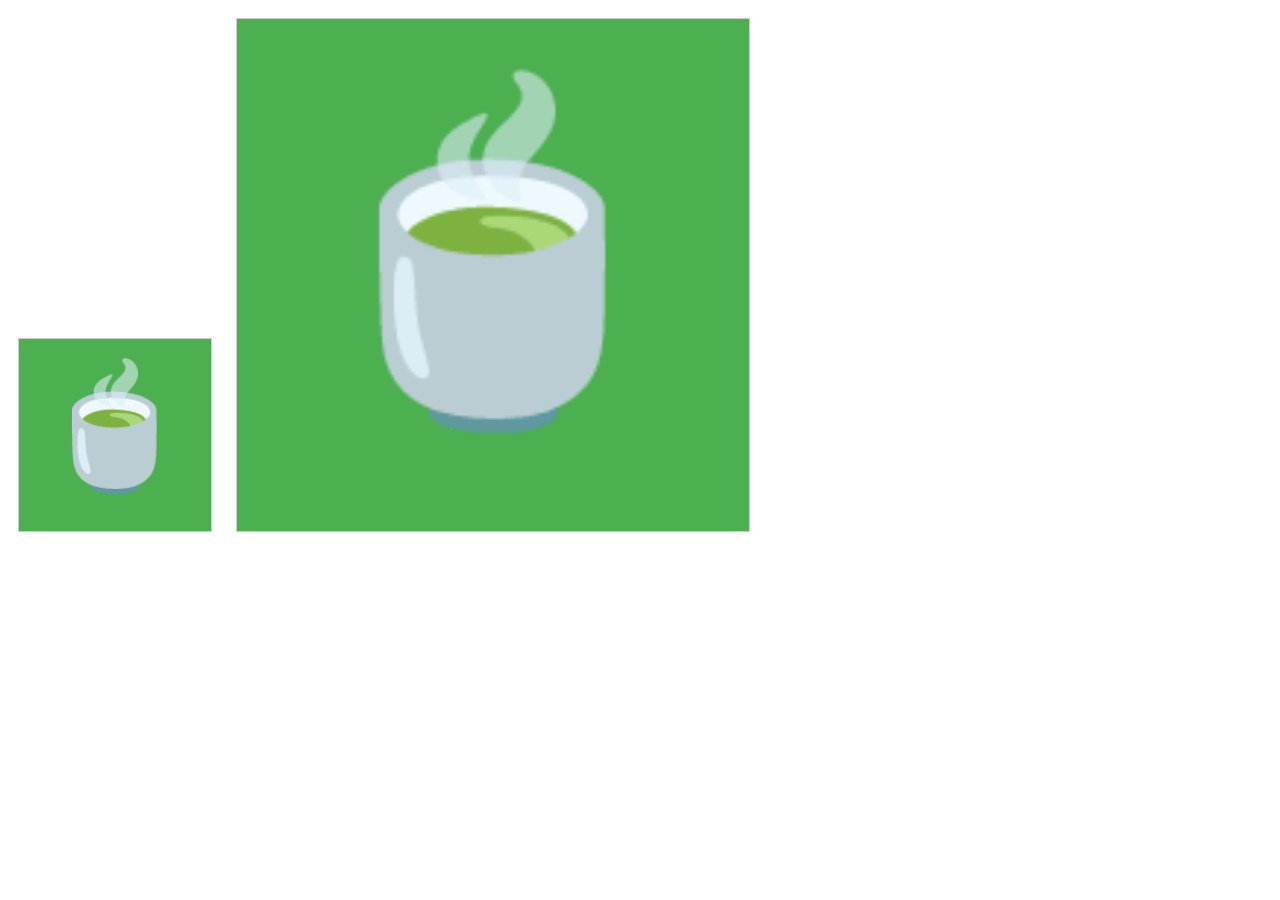
<file: create-icons.html>
<!DOCTYPE html>
<html>
<head>
    <meta charset="UTF-8">
    <title>创建应用图标</title>
</head>
<body>
    <canvas id="canvas192" width="192" height="192" style="border: 1px solid #ccc; margin: 10px;"></canvas>
    <canvas id="canvas512" width="512" height="512" style="border: 1px solid #ccc; margin: 10px;"></canvas>
    
    <script>
        // 创建192x192图标
        const canvas192 = document.getElementById('canvas192');
        const ctx192 = canvas192.getContext('2d');
        
        // 背景
        ctx192.fillStyle = '#4CAF50';
        ctx192.fillRect(0, 0, 192, 192);
        
        // 茶杯图标
        ctx192.font = '120px Arial';
        ctx192.fillStyle = '#FFFFFF';
        ctx192.textAlign = 'center';
        ctx192.textBaseline = 'middle';
        ctx192.fillText('🍵', 96, 96);
        
        // 创建512x512图标
        const canvas512 = document.getElementById('canvas512');
        const ctx512 = canvas512.getContext('2d');
        
        // 背景
        ctx512.fillStyle = '#4CAF50';
        ctx512.fillRect(0, 0, 512, 512);
        
        // 茶杯图标
        ctx512.font = '320px Arial';
        ctx512.fillStyle = '#FFFFFF';
        ctx512.textAlign = 'center';
        ctx512.textBaseline = 'middle';
        ctx512.fillText('🍵', 256, 256);
        
        // 自动下载图标
        setTimeout(() => {
            // 下载192x192图标
            const link192 = document.createElement('a');
            link192.download = 'icon-192.png';
            link192.href = canvas192.toDataURL();
            link192.click();
            
            // 下载512x512图标
            setTimeout(() => {
                const link512 = document.createElement('a');
                link512.download = 'icon-512.png';
                link512.href = canvas512.toDataURL();
                link512.click();
            }, 1000);
        }, 1000);
    </script>
</body>
</html>
</file>
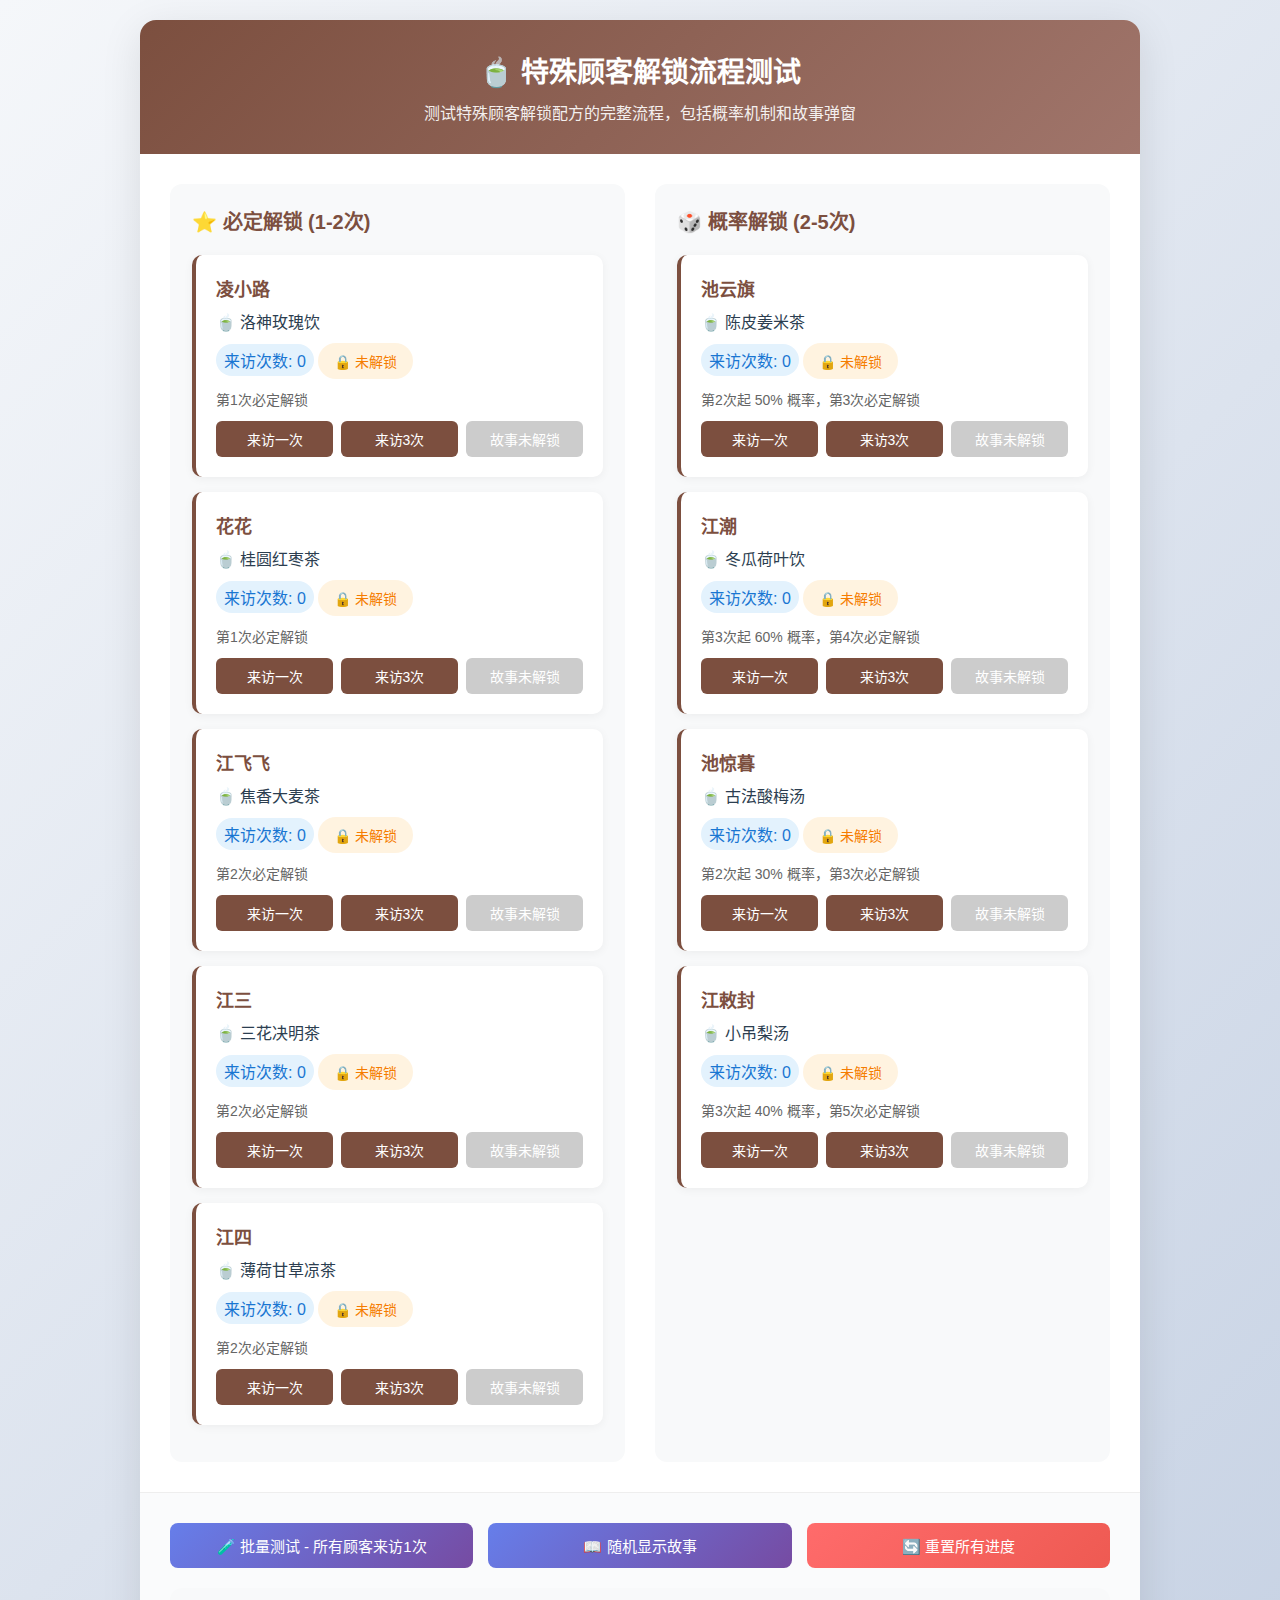
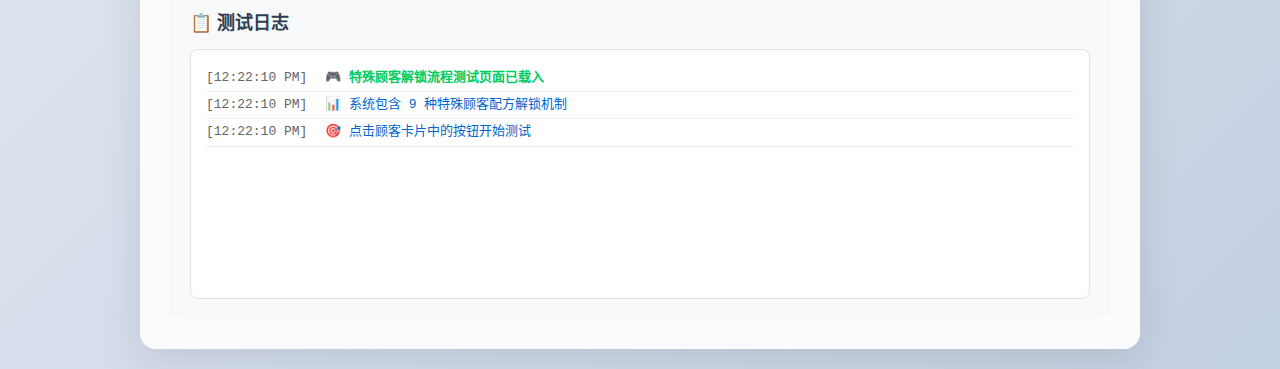
<file: special_customer_unlock_test.html>
<!DOCTYPE html>
<html lang="zh-CN">
<head>
    <meta charset="UTF-8">
    <meta name="viewport" content="width=device-width, initial-scale=1.0">
    <title>特殊顾客解锁流程测试</title>
    <style>
        * {
            box-sizing: border-box;
        }
        
        body {
            font-family: -apple-system, BlinkMacSystemFont, 'Segoe UI', sans-serif;
            margin: 0;
            padding: 20px;
            background: linear-gradient(135deg, #f5f7fa 0%, #c3cfe2 100%);
            min-height: 100vh;
        }
        
        .test-container {
            max-width: 1000px;
            margin: 0 auto;
            background: white;
            border-radius: 16px;
            box-shadow: 0 10px 40px rgba(0,0,0,0.1);
            overflow: hidden;
        }
        
        .header {
            background: linear-gradient(135deg, #7c4f3f 0%, #a0756b 100%);
            color: white;
            padding: 30px;
            text-align: center;
        }
        
        .header h1 {
            margin: 0;
            font-size: 28px;
            font-weight: 600;
        }
        
        .header p {
            margin: 10px 0 0;
            opacity: 0.9;
            font-size: 16px;
        }
        
        .test-grid {
            display: grid;
            grid-template-columns: 1fr 1fr;
            gap: 30px;
            padding: 30px;
        }
        
        .customer-section {
            background: #f8f9fa;
            border-radius: 12px;
            padding: 20px;
            border: 2px solid transparent;
            transition: all 0.3s ease;
        }
        
        .customer-section:hover {
            border-color: #7c4f3f;
            transform: translateY(-2px);
            box-shadow: 0 8px 25px rgba(124, 79, 63, 0.15);
        }
        
        .customer-card {
            background: white;
            border-radius: 10px;
            padding: 20px;
            margin-bottom: 15px;
            border-left: 4px solid #7c4f3f;
            box-shadow: 0 2px 10px rgba(0,0,0,0.05);
        }
        
        .customer-name {
            font-size: 18px;
            font-weight: 600;
            color: #7c4f3f;
            margin-bottom: 8px;
        }
        
        .recipe-name {
            font-size: 16px;
            color: #2c3e50;
            margin-bottom: 10px;
            font-weight: 500;
        }
        
        .visit-info {
            font-size: 14px;
            color: #666;
            margin-bottom: 12px;
        }
        
        .visit-count {
            background: #e3f2fd;
            color: #1976d2;
            padding: 4px 8px;
            border-radius: 20px;
            font-weight: 500;
            display: inline-block;
            margin-bottom: 10px;
        }
        
        .unlock-status {
            padding: 8px 16px;
            border-radius: 20px;
            font-size: 14px;
            font-weight: 500;
            margin-bottom: 10px;
            display: inline-block;
        }
        
        .status-locked {
            background: #fff3e0;
            color: #f57c00;
        }
        
        .status-unlocked {
            background: #e8f5e8;
            color: #2e7d32;
        }
        
        .test-buttons {
            display: flex;
            gap: 8px;
            flex-wrap: wrap;
        }
        
        .test-btn {
            background: #7c4f3f;
            color: white;
            border: none;
            padding: 8px 16px;
            border-radius: 6px;
            cursor: pointer;
            font-size: 14px;
            font-weight: 500;
            transition: all 0.2s ease;
            flex: 1;
            min-width: 100px;
        }
        
        .test-btn:hover {
            background: #6a4334;
            transform: translateY(-1px);
        }
        
        .test-btn:active {
            transform: translateY(0);
        }
        
        .test-btn.disabled {
            background: #ccc;
            cursor: not-allowed;
            transform: none;
        }
        
        .control-section {
            border-top: 1px solid #eee;
            padding: 30px;
            background: #fafbfc;
        }
        
        .control-grid {
            display: grid;
            grid-template-columns: repeat(auto-fit, minmax(200px, 1fr));
            gap: 15px;
            margin-bottom: 20px;
        }
        
        .control-btn {
            background: linear-gradient(135deg, #667eea 0%, #764ba2 100%);
            color: white;
            border: none;
            padding: 12px 20px;
            border-radius: 8px;
            cursor: pointer;
            font-size: 15px;
            font-weight: 500;
            transition: all 0.3s ease;
        }
        
        .control-btn:hover {
            transform: translateY(-2px);
            box-shadow: 0 8px 25px rgba(102, 126, 234, 0.4);
        }
        
        .control-btn.danger {
            background: linear-gradient(135deg, #ff6b6b 0%, #ee5a52 100%);
        }
        
        .control-btn.danger:hover {
            box-shadow: 0 8px 25px rgba(255, 107, 107, 0.4);
        }
        
        .log-section {
            background: #f8f9fa;
            border-radius: 12px;
            padding: 20px;
            margin-top: 20px;
        }
        
        .log-header {
            font-size: 18px;
            font-weight: 600;
            color: #2c3e50;
            margin-bottom: 15px;
        }
        
        .log-content {
            height: 250px;
            overflow-y: auto;
            background: white;
            border-radius: 8px;
            padding: 15px;
            border: 1px solid #dee2e6;
            font-family: 'Courier New', monospace;
            font-size: 13px;
            line-height: 1.4;
        }
        
        .log-entry {
            padding: 4px 0;
            border-bottom: 1px solid #f0f0f0;
        }
        
        .log-time {
            color: #666;
            margin-right: 10px;
        }
        
        .log-type-info {
            color: #0066cc;
        }
        
        .log-type-success {
            color: #00cc66;
            font-weight: 600;
        }
        
        .log-type-warning {
            color: #ff8800;
        }
        
        .log-type-error {
            color: #cc0000;
        }
        
        /* 故事弹窗样式 */
        .recipe-unlock-panel {
            position: fixed;
            top: 50%;
            left: 50%;
            transform: translate(-50%, -50%);
            width: 90%;
            max-width: 450px;
            background: rgba(255, 255, 255, 0.98);
            border-radius: 16px;
            box-shadow: 0 20px 60px rgba(0, 0, 0, 0.3);
            z-index: 2000;
            overflow: hidden;
            display: flex;
            flex-direction: column;
            animation: unlock-panel-appear 0.6s cubic-bezier(0.34, 1.56, 0.64, 1);
            backdrop-filter: blur(10px);
        }
        
        @keyframes unlock-panel-appear {
            from { 
                opacity: 0; 
                transform: translate(-50%, -60%) scale(0.8); 
            }
            to { 
                opacity: 1; 
                transform: translate(-50%, -50%) scale(1); 
            }
        }
        
        .unlock-header {
            padding: 20px 25px 15px;
            background: linear-gradient(135deg, #7c4f3f 0%, #a0756b 100%);
            color: white;
            display: flex;
            justify-content: space-between;
            align-items: center;
        }
        
        .unlock-header h3 {
            margin: 0;
            font-size: 20px;
            font-weight: 600;
        }
        
        .close-btn {
            background: none;
            border: none;
            font-size: 28px;
            color: white;
            cursor: pointer;
            padding: 0;
            line-height: 1;
            opacity: 0.8;
            transition: opacity 0.2s;
        }
        
        .close-btn:hover {
            opacity: 1;
        }
        
        .unlock-content {
            padding: 25px;
            overflow-y: auto;
            max-height: 70vh;
        }
        
        .unlock-image {
            font-size: 60px;
            text-align: center;
            margin-bottom: 20px;
            animation: tea-bounce 2s ease-in-out infinite;
        }
        
        @keyframes tea-bounce {
            0%, 100% { transform: translateY(0); }
            50% { transform: translateY(-10px); }
        }
        
        .unlock-title {
            font-size: 26px;
            font-weight: 700;
            text-align: center;
            margin-bottom: 25px;
            color: #7c4f3f;
            text-shadow: 1px 1px 2px rgba(0,0,0,0.1);
        }
        
        .unlock-story {
            font-size: 16px;
            line-height: 1.7;
            margin-bottom: 25px;
            color: #333;
            text-align: justify;
            padding: 0 5px;
            text-indent: 2em;
        }
        
        .unlock-divider {
            height: 2px;
            background: linear-gradient(90deg, transparent, #7c4f3f, transparent);
            margin: 20px 0;
        }
        
        .unlock-info {
            font-size: 15px;
            color: #555;
            line-height: 1.6;
        }
        
        .unlock-effect, .unlock-ingredients {
            margin-bottom: 12px;
            padding: 10px 15px;
            background: #f8f9fa;
            border-radius: 8px;
            border-left: 4px solid #7c4f3f;
        }
        
        .unlock-footer {
            padding: 20px 25px;
            background: #f8f9fa;
            border-top: 1px solid #eee;
            text-align: center;
        }
        
        .confirm-btn {
            padding: 12px 30px;
            background: linear-gradient(135deg, #7c4f3f 0%, #a0756b 100%);
            color: white;
            border: none;
            border-radius: 8px;
            font-size: 16px;
            font-weight: 600;
            cursor: pointer;
            transition: all 0.3s ease;
            box-shadow: 0 4px 15px rgba(124, 79, 63, 0.3);
        }
        
        .confirm-btn:hover {
            transform: translateY(-2px);
            box-shadow: 0 8px 25px rgba(124, 79, 63, 0.4);
        }
        
        .panel-overlay {
            position: fixed;
            top: 0;
            left: 0;
            width: 100%;
            height: 100%;
            background: rgba(0, 0, 0, 0.5);
            z-index: 1999;
            animation: overlay-appear 0.3s ease-out;
        }
        
        @keyframes overlay-appear {
            from { opacity: 0; }
            to { opacity: 1; }
        }
        
        @media (max-width: 768px) {
            .test-grid {
                grid-template-columns: 1fr;
                padding: 20px;
                gap: 20px;
            }
            
            .control-grid {
                grid-template-columns: 1fr;
            }
            
            .recipe-unlock-panel {
                width: 95%;
                max-width: none;
            }
        }
    </style>
</head>
<body>
    <div class="test-container">
        <div class="header">
            <h1>🍵 特殊顾客解锁流程测试</h1>
            <p>测试特殊顾客解锁配方的完整流程，包括概率机制和故事弹窗</p>
        </div>
        
        <div class="test-grid">
            <div class="customer-section">
                <h3 style="margin-top: 0; color: #7c4f3f; font-size: 20px;">⭐ 必定解锁 (1-2次)</h3>
                <div id="guaranteed-customers"></div>
            </div>
            
            <div class="customer-section">
                <h3 style="margin-top: 0; color: #7c4f3f; font-size: 20px;">🎲 概率解锁 (2-5次)</h3>
                <div id="probability-customers"></div>
            </div>
        </div>
        
        <div class="control-section">
            <div class="control-grid">
                <button class="control-btn" onclick="testAllCustomersOnce()">
                    🧪 批量测试 - 所有顾客来访1次
                </button>
                <button class="control-btn" onclick="showRandomStory()">
                    📖 随机显示故事
                </button>
                <button class="control-btn danger" onclick="resetAllProgress()">
                    🔄 重置所有进度
                </button>
            </div>
            
            <div class="log-section">
                <div class="log-header">📋 测试日志</div>
                <div class="log-content" id="test-log"></div>
            </div>
        </div>
    </div>

    <script>
        // 测试用的游戏数据
        const testGameData = {
            unlockedRecipes: ["五味子饮", "柠檬茶"],
            customerVisits: {},
            shownRecipeStories: [],
            
            // 解锁规则
            recipeUnlockRules: {
                "洛神玫瑰饮": { customer: "凌小路", visitsRequired: 1, chance: 1.0, guaranteedOnVisit: 1 },
                "桂圆红枣茶": { customer: "花花", visitsRequired: 1, chance: 1.0, guaranteedOnVisit: 1 },
                "焦香大麦茶": { customer: "江飞飞", visitsRequired: 2, chance: 1.0, guaranteedOnVisit: 2 },
                "三花决明茶": { customer: "江三", visitsRequired: 2, chance: 1.0, guaranteedOnVisit: 2 },
                "薄荷甘草凉茶": { customer: "江四", visitsRequired: 2, chance: 1.0, guaranteedOnVisit: 2 },
                "陈皮姜米茶": { customer: "池云旗", visitsRequired: 2, chance: 0.5, guaranteedOnVisit: 3 },
                "冬瓜荷叶饮": { customer: "江潮", visitsRequired: 3, chance: 0.6, guaranteedOnVisit: 4 },
                "古法酸梅汤": { customer: "池惊暮", visitsRequired: 2, chance: 0.3, guaranteedOnVisit: 3 },
                "小吊梨汤": { customer: "江敕封", visitsRequired: 3, chance: 0.4, guaranteedOnVisit: 5 }
            },
            
            // 故事数据
            recipeStories: {
                "洛神玫瑰饮": {
                    customer: "凌小路",
                    title: "朱砂",
                    story: "凌小路袖中藏着一盏温热的洛神玫瑰饮。'疏肝解郁的，好好学学，飞飞来了就做给他。跟他说就说养颜的茶方子'挑眉笑时，眼底却映着刀光，袍角还沾着血。",
                    effect: "疏肝解郁，美白养颜，活血调经，适合女子日常饮用"
                },
                "桂圆红枣茶": {
                    customer: "花花",
                    title: "无归",
                    story: "花花去凌雪坟前扫墓，手里拿着他最喜欢她给他做的茶。只是这一次只能自己做了。'自己给自己作茶怎么行，这方子给你们，以后我就来这里喝吧'",
                    effect: "补血益气，安神养心，滋阴润燥，适合体弱或熬夜者饮用"
                },
                "焦香大麦茶": {
                    customer: "江飞飞",
                    title: "雪夜",
                    story: "长安冬夜，江飞飞蜷在凌雪阁的屋檐上，指尖冻得发僵。江三翻上屋顶，扔来一壶滚烫的大麦茶：'怂样，喝两口。'茶雾氤氲里，他忽然想起幼时第一次握刀，也是这焦苦的甜香压住了颤抖。",
                    effect: "暖胃消食，缓解焦虑，安定心神，适合秋冬饮用"
                },
                "三花决明茶": {
                    customer: "江三",
                    title: "夜狩",
                    story: "江四执刀归来，见江三伏案瞌睡，手边一盏凉透的三花决明茶。他轻叹，将外袍披上兄长肩头——却不知昨夜自己任务单上那三个名字，早已被江三的血刃划去。茶渣沉底，如未愈的旧伤。",
                    effect: "清肝明目，清热解毒，缓解眼疲劳，适合长期伏案或夜视者饮用"
                },
                "薄荷甘草凉茶": {
                    customer: "江四",
                    title: "三哥",
                    story: "江四给江三泡的茶，清清凉凉的，他那么爱出汗，肯定喜欢。茶叶刚放下，就听到三哥在院子里训练的刀声，他悄悄探头看了一眼，决定加多一片薄荷叶。",
                    effect: "清热解暑，润喉止咳，提神醒脑，适合夏季饮用"
                },
                "陈皮姜米茶": {
                    customer: "池云旗",
                    title: "师徒",
                    story: "池云旗心疼那小家伙，以前也不懂自己照顾自己，这茶是她专门给他找医师抄的方子。'别总吃那些乱七八糟的东西，胃疼了可别来找师父'虽然嘴上这么说，她还是悄悄在茶里多加了一片陈皮。",
                    effect: "健脾和胃，理气化痰，温中散寒，适合消化不良或胃寒者饮用"
                },
                "冬瓜荷叶饮": {
                    customer: "江潮",
                    title: "师徒2",
                    story: "江潮给师父弄的消暑茶，荷叶是自己趴在池塘边采的，冬瓜也是自己种的。'师父，您尝尝，我按照您说的方法做的'他小心翼翼地端着茶，生怕师父不喜欢，却不知道池云旗早已欣慰地笑了。",
                    effect: "清热利湿，消肿减脂，美容养颜，适合夏季消暑或减肥者饮用"
                },
                "古法酸梅汤": {
                    customer: "池惊暮",
                    title: "梅香",
                    story: "长安暑夜，池惊暮执剑伏于屋脊。目标出现时，她正饮尽最后一滴酸梅汤。瓷碗坠地碎响混着喉骨断裂声，梅妃教的小方子——杀人时唇齿间该留着甜味，才不苦。",
                    effect: "生津止渴，消暑解腻，健脾开胃，缓解燥热，唐代已是宫廷消暑佳饮"
                },
                "小吊梨汤": {
                    customer: "江敕封",
                    title: "琴心",
                    story: "江敕封抚琴时总爱在身边放一盏小吊梨汤，琴声悠扬，茶香袅袅。他说琴如人生，需要慢慢调教；茶如心境，需要细细品味。一曲终了，一盏茶尽，都是这世间最温柔的时光。",
                    effect: "润肺止咳，清热降火，滋阴美容，宫廷传统滋补佳品"
                }
            },
            
            // 配方材料（用于显示）
            recipeIngredients: {
                "洛神玫瑰饮": ["洛神花", "玫瑰花", "山楂"],
                "桂圆红枣茶": ["桂圆", "红枣", "枸杞"],
                "焦香大麦茶": ["大麦"],
                "三花决明茶": ["菊花", "金银花", "决明子", "枸杞"],
                "薄荷甘草凉茶": ["薄荷", "甘草"],
                "陈皮姜米茶": ["陈皮", "生姜"],
                "冬瓜荷叶饮": ["冬瓜", "荷叶", "薏米"],
                "古法酸梅汤": ["乌梅", "山楂", "陈皮", "甘草", "桂花"],
                "小吊梨汤": ["雪花梨", "银耳", "话梅", "枸杞"]
            }
        };
        
        // 日志功能
        function log(message, type = 'info') {
            const logDiv = document.getElementById('test-log');
            const time = new Date().toLocaleTimeString();
            const entry = document.createElement('div');
            entry.className = 'log-entry';
            entry.innerHTML = `
                <span class="log-time">[${time}]</span>
                <span class="log-type-${type}">${message}</span>
            `;
            logDiv.appendChild(entry);
            logDiv.scrollTop = logDiv.scrollHeight;
        }
        
        // 顾客来访测试
        function testCustomerVisit(customerName) {
            log(`🏃 ${customerName} 来到茶铺`, 'info');
            
            // 增加来访次数
            if (!testGameData.customerVisits[customerName]) {
                testGameData.customerVisits[customerName] = 1;
            } else {
                testGameData.customerVisits[customerName]++;
            }
            
            const visitCount = testGameData.customerVisits[customerName];
            log(`${customerName} 已来访 ${visitCount} 次`, 'info');
            
            // 检查解锁
            const unlocked = checkRecipeUnlock(customerName);
            if (!unlocked) {
                log(`❌ 暂未解锁新配方`, 'warning');
            }
            
            updateCustomerDisplay();
        }
        
        // 检查配方解锁
        function checkRecipeUnlock(customerName) {
            const visitCount = testGameData.customerVisits[customerName] || 0;
            let unlockedRecipe = null;
            
            Object.entries(testGameData.recipeUnlockRules).forEach(([recipe, rule]) => {
                if (rule.customer === customerName) {
                    if (testGameData.unlockedRecipes.includes(recipe)) {
                        return;
                    }
                    
                    if (visitCount >= rule.visitsRequired) {
                        let shouldUnlock = false;
                        
                        if (visitCount >= rule.guaranteedOnVisit) {
                            shouldUnlock = true;
                            log(`🎯 达到保底次数 ${rule.guaranteedOnVisit}，必定解锁`, 'info');
                        } else {
                            const random = Math.random();
                            if (random < rule.chance) {
                                shouldUnlock = true;
                                log(`🎲 概率解锁成功 (${(rule.chance * 100).toFixed(0)}%，随机值: ${random.toFixed(3)})`, 'info');
                            } else {
                                log(`🎲 概率解锁失败 (${(rule.chance * 100).toFixed(0)}%，随机值: ${random.toFixed(3)})`, 'warning');
                            }
                        }
                        
                        if (shouldUnlock) {
                            unlockedRecipe = recipe;
                        }
                    } else {
                        log(`❌ 访问次数不足 (需要${rule.visitsRequired}次，当前${visitCount}次)`, 'warning');
                    }
                }
            });
            
            if (unlockedRecipe) {
                log(`🎉 解锁配方: ${unlockedRecipe}`, 'success');
                testGameData.unlockedRecipes.push(unlockedRecipe);
                
                // 延迟显示故事，模拟真实游戏体验
                setTimeout(() => {
                    showRecipeUnlockStory(unlockedRecipe);
                }, 1000);
                
                return true;
            }
            
            return false;
        }
        
        // 显示配方解锁故事
        function showRecipeUnlockStory(recipe) {
            const storyData = testGameData.recipeStories[recipe];
            if (!storyData) {
                log(`❌ 找不到配方 ${recipe} 的故事数据`, 'error');
                return;
            }
            
            log(`📖 显示故事: "${storyData.title}" - ${recipe}`, 'success');
            
            // 创建遮罩层
            const overlay = document.createElement('div');
            overlay.className = 'panel-overlay';
            document.body.appendChild(overlay);
            
            // 创建故事面板
            const storyPanel = document.createElement('div');
            storyPanel.className = 'recipe-unlock-panel';
            storyPanel.innerHTML = `
                <div class="unlock-header">
                    <h3>解锁新配方: ${recipe}</h3>
                    <button class="close-btn">×</button>
                </div>
                <div class="unlock-content">
                    <div class="unlock-image">🍵</div>
                    <div class="unlock-title">${storyData.title}</div>
                    <div class="unlock-story">${storyData.story}</div>
                    <div class="unlock-divider"></div>
                    <div class="unlock-info">
                        <div class="unlock-effect"><b>功效:</b> ${storyData.effect}</div>
                        <div class="unlock-ingredients"><b>材料:</b> ${testGameData.recipeIngredients[recipe].join('、')}</div>
                    </div>
                </div>
                <div class="unlock-footer">
                    <button class="confirm-btn">我已了解</button>
                </div>
            `;
            
            document.body.appendChild(storyPanel);
            
            // 添加关闭功能
            const closePanel = () => {
                storyPanel.remove();
                overlay.remove();
                log(`✅ 故事面板已关闭`, 'info');
            };
            
            storyPanel.querySelector('.close-btn').addEventListener('click', closePanel);
            storyPanel.querySelector('.confirm-btn').addEventListener('click', closePanel);
            overlay.addEventListener('click', closePanel);
        }
        
        // 更新顾客显示
        function updateCustomerDisplay() {
            updateCustomerSection('guaranteed-customers', ['凌小路', '花花', '江飞飞', '江三', '江四']);
            updateCustomerSection('probability-customers', ['池云旗', '江潮', '池惊暮', '江敕封']);
        }
        
        function updateCustomerSection(sectionId, customers) {
            const section = document.getElementById(sectionId);
            section.innerHTML = '';
            
            customers.forEach(customerName => {
                const rule = Object.entries(testGameData.recipeUnlockRules).find(([recipe, rule]) => rule.customer === customerName);
                if (!rule) return;
                
                const [recipeName, ruleData] = rule;
                const visitCount = testGameData.customerVisits[customerName] || 0;
                const isUnlocked = testGameData.unlockedRecipes.includes(recipeName);
                
                const card = document.createElement('div');
                card.className = 'customer-card';
                
                let unlockInfo = '';
                if (ruleData.chance < 1.0) {
                    unlockInfo = `第${ruleData.visitsRequired}次起 ${(ruleData.chance * 100).toFixed(0)}% 概率，第${ruleData.guaranteedOnVisit}次必定解锁`;
                } else {
                    unlockInfo = `第${ruleData.visitsRequired}次必定解锁`;
                }
                
                card.innerHTML = `
                    <div class="customer-name">${customerName}</div>
                    <div class="recipe-name">🍵 ${recipeName}</div>
                    <div class="visit-count">来访次数: ${visitCount}</div>
                    <div class="unlock-status ${isUnlocked ? 'status-unlocked' : 'status-locked'}">
                        ${isUnlocked ? '✅ 已解锁' : '🔒 未解锁'}
                    </div>
                    <div class="visit-info">${unlockInfo}</div>
                    <div class="test-buttons">
                        <button class="test-btn" onclick="testCustomerVisit('${customerName}')">
                            来访一次
                        </button>
                        <button class="test-btn" onclick="testMultipleVisits('${customerName}', 3)">
                            来访3次
                        </button>
                        ${isUnlocked ? 
                            `<button class="test-btn" onclick="showRecipeUnlockStory('${recipeName}')">查看故事</button>` :
                            `<button class="test-btn disabled" disabled>故事未解锁</button>`
                        }
                    </div>
                `;
                
                section.appendChild(card);
            });
        }
        
        // 测试多次来访
        function testMultipleVisits(customerName, times) {
            log(`🔄 开始连续测试 ${customerName} 来访 ${times} 次`, 'info');
            for (let i = 0; i < times; i++) {
                setTimeout(() => {
                    testCustomerVisit(customerName);
                }, i * 500);
            }
        }
        
        // 批量测试所有顾客
        function testAllCustomersOnce() {
            log(`🧪 开始批量测试 - 所有顾客来访1次`, 'info');
            const allCustomers = ['凌小路', '花花', '江飞飞', '江三', '江四', '池云旗', '江潮', '池惊暮', '江敕封'];
            
            allCustomers.forEach((customer, index) => {
                setTimeout(() => {
                    testCustomerVisit(customer);
                }, index * 800);
            });
        }
        
        // 随机显示故事
        function showRandomStory() {
            const allRecipes = Object.keys(testGameData.recipeStories);
            const randomRecipe = allRecipes[Math.floor(Math.random() * allRecipes.length)];
            log(`📖 随机显示故事: ${randomRecipe}`, 'info');
            showRecipeUnlockStory(randomRecipe);
        }
        
        // 重置所有进度
        function resetAllProgress() {
            testGameData.unlockedRecipes = ["五味子饮", "柠檬茶"];
            testGameData.customerVisits = {};
            testGameData.shownRecipeStories = [];
            log(`🔄 所有进度已重置`, 'info');
            updateCustomerDisplay();
        }
        
        // 初始化页面
        function initPage() {
            log(`🎮 特殊顾客解锁流程测试页面已载入`, 'success');
            log(`📊 系统包含 9 种特殊顾客配方解锁机制`, 'info');
            log(`🎯 点击顾客卡片中的按钮开始测试`, 'info');
            updateCustomerDisplay();
        }
        
        // 页面加载完成后初始化
        document.addEventListener('DOMContentLoaded', initPage);
    </script>
</body>
</html>
</file>
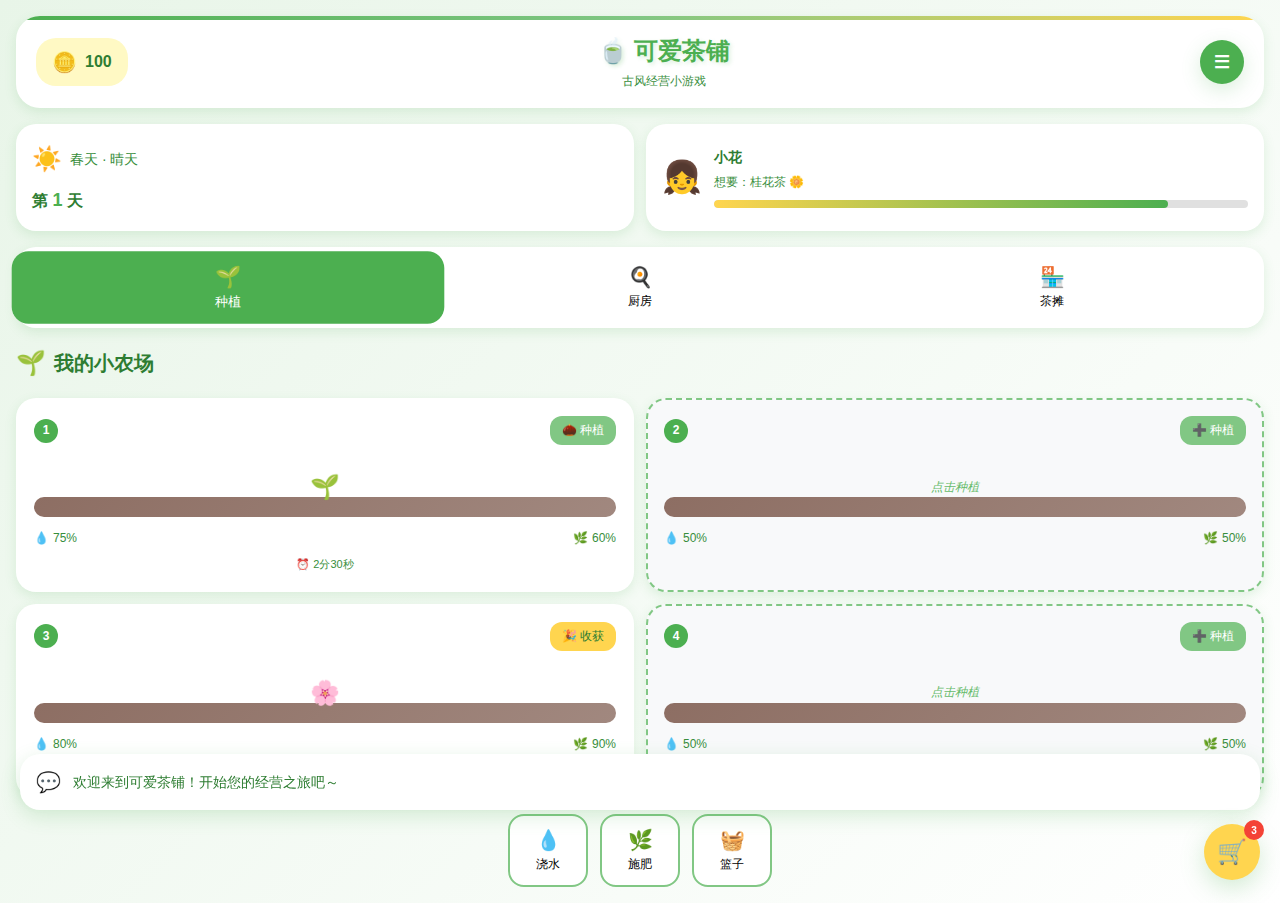
<file: ui_design_cute.html>
<!DOCTYPE html>
<html lang="zh">
<head>
    <meta charset="UTF-8">
    <meta name="viewport" content="width=device-width, initial-scale=1.0">
    <title>🍵 可爱茶铺 - UI设计展示</title>
    <link rel="stylesheet" href="ui_design_cute.css">
</head>
<body>
    <!-- 顶部区域 -->
    <header class="cute-header">
        <div class="coins-bubble">
            <span class="coin-icon">🪙</span>
            <span class="coin-count">100</span>
        </div>
        <div class="title-container">
            <h1 class="cute-title">🍵 可爱茶铺</h1>
            <div class="subtitle">古风经营小游戏</div>
        </div>
        <button class="menu-bubble">
            <span class="menu-icon">☰</span>
        </button>
    </header>

    <!-- 信息卡片区域 -->
    <section class="info-cards">
        <div class="info-card weather-card">
            <div class="card-header">
                <span class="weather-icon">☀️</span>
                <span class="season-text">春天 · 晴天</span>
            </div>
            <div class="day-info">第 <span class="day-number">1</span> 天</div>
        </div>

        <div class="info-card customer-card">
            <div class="customer-avatar">👧</div>
            <div class="customer-info">
                <div class="customer-name">小花</div>
                <div class="customer-order">想要：桂花茶 🌼</div>
                <div class="patience-bar">
                    <div class="patience-fill"></div>
                    <span class="patience-text">耐心：85%</span>
                </div>
            </div>
        </div>
    </section>

    <!-- 主要功能选项卡 -->
    <nav class="cute-tabs">
        <button class="tab-button active" data-tab="farm">
            <span class="tab-icon">🌱</span>
            <span class="tab-text">种植</span>
        </button>
        <button class="tab-button" data-tab="kitchen">
            <span class="tab-icon">🍳</span>
            <span class="tab-text">厨房</span>
        </button>
        <button class="tab-button" data-tab="shop">
            <span class="tab-icon">🏪</span>
            <span class="tab-text">茶摊</span>
        </button>
    </nav>

    <!-- 种植页面 -->
    <section class="tab-content active" id="farm">
        <div class="section-title">
            <span class="title-icon">🌱</span>
            <h2>我的小农场</h2>
        </div>
        
        <div class="farm-grid">
            <div class="plot-card">
                <div class="plot-header">
                    <span class="plot-number">1</span>
                    <button class="plot-action">🌰 种植</button>
                </div>
                <div class="plot-visual">
                    <div class="soil"></div>
                    <div class="plant growing">🌱</div>
                </div>
                <div class="plot-stats">
                    <div class="stat">
                        <span class="stat-icon">💧</span>
                        <span class="stat-value">75%</span>
                    </div>
                    <div class="stat">
                        <span class="stat-icon">🌿</span>
                        <span class="stat-value">60%</span>
                    </div>
                </div>
                <div class="plot-timer">⏰ 2分30秒</div>
            </div>

            <div class="plot-card empty">
                <div class="plot-header">
                    <span class="plot-number">2</span>
                    <button class="plot-action">➕ 种植</button>
                </div>
                <div class="plot-visual">
                    <div class="soil"></div>
                    <div class="empty-hint">点击种植</div>
                </div>
                <div class="plot-stats">
                    <div class="stat">
                        <span class="stat-icon">💧</span>
                        <span class="stat-value">50%</span>
                    </div>
                    <div class="stat">
                        <span class="stat-icon">🌿</span>
                        <span class="stat-value">50%</span>
                    </div>
                </div>
            </div>

            <div class="plot-card">
                <div class="plot-header">
                    <span class="plot-number">3</span>
                    <button class="plot-action harvest">🎉 收获</button>
                </div>
                <div class="plot-visual">
                    <div class="soil"></div>
                    <div class="plant mature">🌸</div>
                </div>
                <div class="plot-stats">
                    <div class="stat">
                        <span class="stat-icon">💧</span>
                        <span class="stat-value">80%</span>
                    </div>
                    <div class="stat">
                        <span class="stat-icon">🌿</span>
                        <span class="stat-value">90%</span>
                    </div>
                </div>
                <div class="plot-ready">✨ 可以收获了！</div>
            </div>

            <div class="plot-card empty">
                <div class="plot-header">
                    <span class="plot-number">4</span>
                    <button class="plot-action">➕ 种植</button>
                </div>
                <div class="plot-visual">
                    <div class="soil"></div>
                    <div class="empty-hint">点击种植</div>
                </div>
                <div class="plot-stats">
                    <div class="stat">
                        <span class="stat-icon">💧</span>
                        <span class="stat-value">50%</span>
                    </div>
                    <div class="stat">
                        <span class="stat-icon">🌿</span>
                        <span class="stat-value">50%</span>
                    </div>
                </div>
            </div>
        </div>

        <!-- 快捷操作按钮 -->
        <div class="quick-actions">
            <button class="action-button water">
                <span class="action-icon">💧</span>
                <span class="action-text">浇水</span>
            </button>
            <button class="action-button fertilize">
                <span class="action-icon">🌿</span>
                <span class="action-text">施肥</span>
            </button>
            <button class="action-button basket">
                <span class="action-icon">🧺</span>
                <span class="action-text">篮子</span>
            </button>
        </div>
    </section>

    <!-- 厨房页面 -->
    <section class="tab-content" id="kitchen">
        <div class="section-title">
            <span class="title-icon">🍳</span>
            <h2>温馨小厨房</h2>
        </div>

        <!-- 炉灶区域 -->
        <div class="kitchen-area">
            <h3 class="area-title">🔥 炉灶制茶</h3>
            <div class="stoves-grid">
                <div class="stove-card cooking">
                    <div class="stove-visual">
                        <div class="fire">🔥</div>
                        <div class="pot">🫖</div>
                        <div class="steam">💨</div>
                    </div>
                    <div class="stove-info">
                        <div class="recipe-name">桂花茶</div>
                        <div class="cooking-timer">⏰ 1分20秒</div>
                    </div>
                    <div class="cooking-progress">
                        <div class="progress-bar">
                            <div class="progress-fill" style="width: 60%"></div>
                        </div>
                    </div>
                </div>

                <div class="stove-card empty">
                    <div class="stove-visual">
                        <div class="pot empty">🫖</div>
                    </div>
                    <div class="stove-info">
                        <div class="empty-text">点击制茶</div>
                    </div>
                    <button class="start-cooking">开始制茶</button>
                </div>
            </div>
        </div>

        <!-- 案板区域 -->
        <div class="kitchen-area">
            <h3 class="area-title">🔪 案板加工</h3>
            <div class="processing-board">
                <div class="board-visual">
                    <div class="cutting-board">📋</div>
                    <div class="ingredients">🥕🌿</div>
                </div>
                <div class="processing-recipes">
                    <button class="recipe-chip">甘蔗→红糖</button>
                    <button class="recipe-chip">薄荷→薄荷叶</button>
                    <button class="recipe-chip">生姜→姜丝</button>
                </div>
            </div>
        </div>
    </section>

    <!-- 茶摊页面 -->
    <section class="tab-content" id="shop">
        <div class="section-title">
            <span class="title-icon">🍵</span>
            <h2>温馨茶摊</h2>
        </div>

        <!-- 制作好的茶饮 -->
        <div class="tea-display">
            <div class="tea-item">
                <div class="tea-visual">
                    <div class="tea-cup">🍵</div>
                    <div class="steam-effect">✨</div>
                </div>
                <div class="tea-info">
                    <div class="tea-name">桂花茶</div>
                    <div class="tea-temp hot">热茶 🔥</div>
                </div>
                <div class="tea-actions">
                    <button class="serve-button">🎉 服务顾客</button>
                    <button class="add-topping">➕ 加料</button>
                </div>
            </div>

            <div class="tea-item">
                <div class="tea-visual">
                    <div class="tea-cup">🧊</div>
                    <div class="ice-effect">❄️</div>
                </div>
                <div class="tea-info">
                    <div class="tea-name">柠檬茶</div>
                    <div class="tea-temp cold">冰茶 ❄️</div>
                </div>
                <div class="tea-actions">
                    <button class="serve-button">🎉 服务顾客</button>
                    <button class="add-topping">➕ 加料</button>
                </div>
            </div>
        </div>

        <!-- 小料区域 -->
        <div class="toppings-area">
            <h3 class="area-title">🍯 可用小料</h3>
            <div class="toppings-grid">
                <div class="topping-item">
                    <span class="topping-icon">🍯</span>
                    <span class="topping-name">蜂蜜</span>
                    <span class="topping-count">x3</span>
                </div>
                <div class="topping-item">
                    <span class="topping-icon">🟤</span>
                    <span class="topping-name">红糖</span>
                    <span class="topping-count">x5</span>
                </div>
                <div class="topping-item">
                    <span class="topping-icon">🌿</span>
                    <span class="topping-name">薄荷叶</span>
                    <span class="topping-count">x2</span>
                </div>
            </div>
        </div>
    </section>

    <!-- 浮动购物车按钮 -->
    <button class="floating-cart">
        <span class="cart-icon">🛒</span>
        <span class="cart-badge">3</span>
    </button>

    <!-- 底部消息气泡 -->
    <div class="message-bubble">
        <span class="message-icon">💬</span>
        <span class="message-text">欢迎来到可爱茶铺！开始您的经营之旅吧～</span>
    </div>

    <script src="ui_design_cute.js"></script>
</body>
</html>
</file>
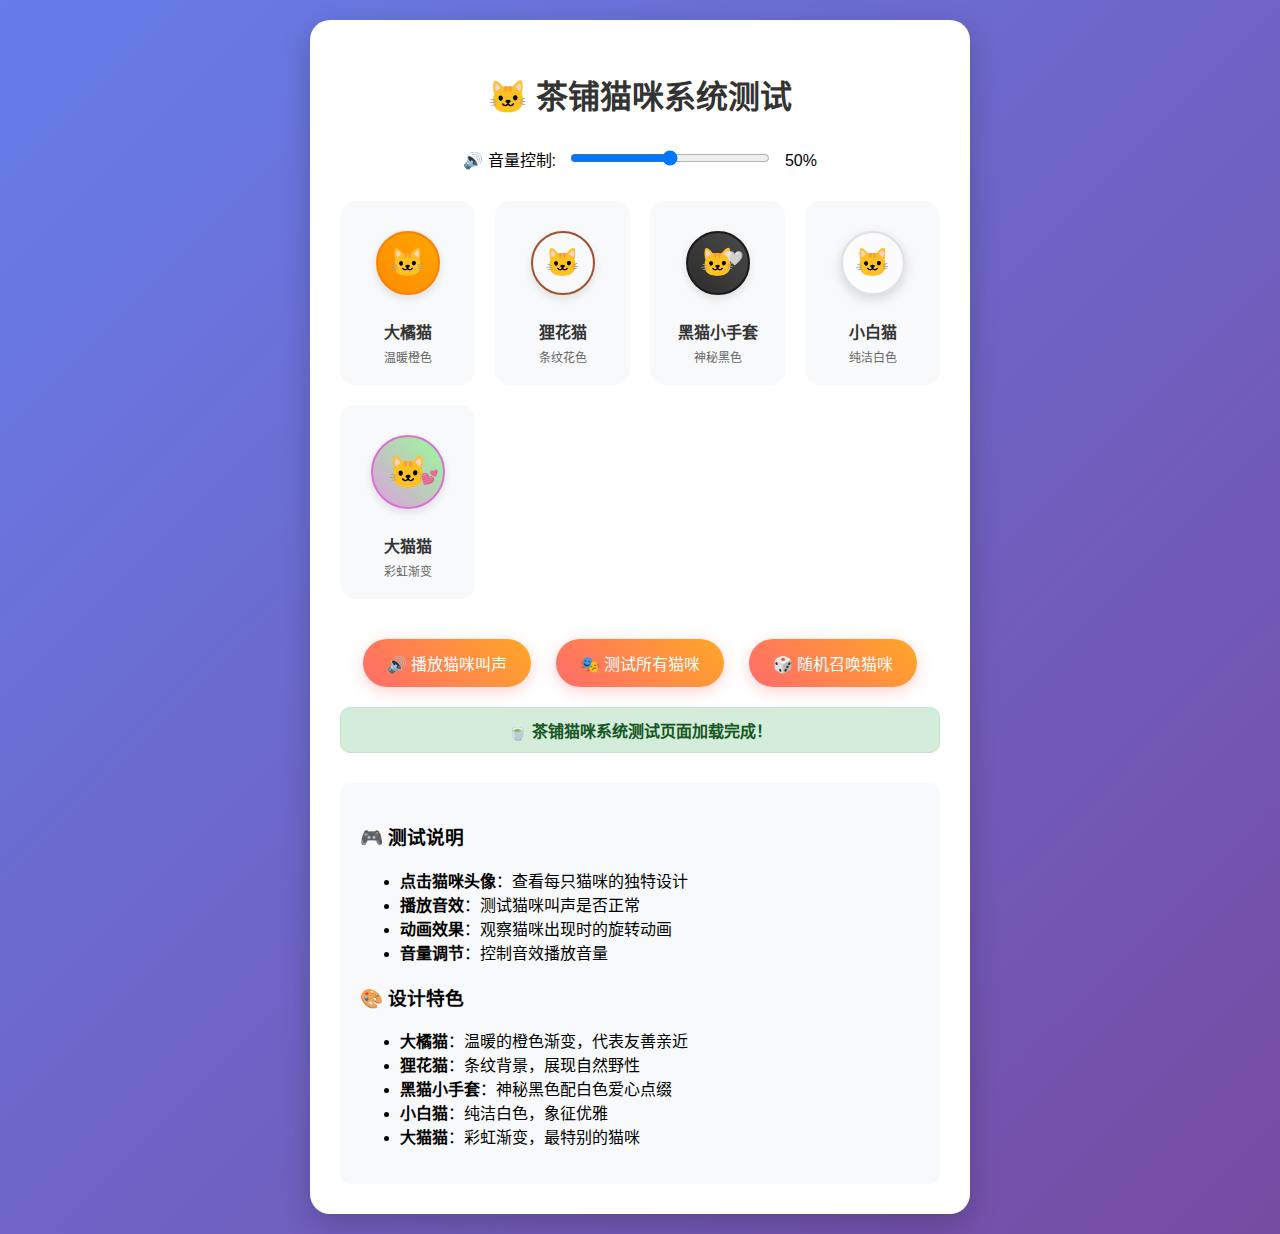
<file: 🐱 猫咪音效测试.html>
<!DOCTYPE html>
<!-- saved from url=(0054)file:///C:/Users/admin/Desktop/tea/test-cat-sound.html -->
<html lang="zh-CN"><head><meta http-equiv="Content-Type" content="text/html; charset=UTF-8">
    
    <meta name="viewport" content="width=device-width, initial-scale=1.0">
    <title>🐱 猫咪音效测试</title>
    <style>
        body {
            font-family: -apple-system, BlinkMacSystemFont, 'Segoe UI', Roboto, sans-serif;
            background: linear-gradient(135deg, #667eea 0%, #764ba2 100%);
            margin: 0;
            padding: 20px;
            min-height: 100vh;
            display: flex;
            flex-direction: column;
            align-items: center;
        }

        .container {
            background: white;
            border-radius: 20px;
            padding: 30px;
            box-shadow: 0 10px 30px rgba(0,0,0,0.2);
            max-width: 600px;
            width: 100%;
        }

        h1 {
            text-align: center;
            color: #333;
            margin-bottom: 30px;
        }

        .cat-showcase {
            display: grid;
            grid-template-columns: repeat(auto-fit, minmax(120px, 1fr));
            gap: 20px;
            margin: 30px 0;
        }

        .cat-item {
            text-align: center;
            padding: 20px;
            border-radius: 15px;
            background: #f8f9fa;
            transition: transform 0.3s ease;
            cursor: pointer;
        }

        .cat-item:hover {
            transform: translateY(-5px);
            box-shadow: 0 5px 15px rgba(0,0,0,0.1);
        }

        .cat-name {
            font-weight: bold;
            margin: 10px 0 5px 0;
            color: #333;
        }

        .test-button {
            background: linear-gradient(45deg, #ff6b6b, #ffa726);
            color: white;
            border: none;
            padding: 12px 24px;
            border-radius: 25px;
            font-size: 16px;
            cursor: pointer;
            margin: 10px;
            transition: all 0.3s ease;
            box-shadow: 0 4px 15px rgba(255, 107, 107, 0.3);
        }

        .test-button:hover {
            transform: translateY(-2px);
            box-shadow: 0 6px 20px rgba(255, 107, 107, 0.4);
        }

        .volume-control {
            margin: 20px 0;
            text-align: center;
        }

        .volume-slider {
            width: 200px;
            margin: 0 10px;
        }

        .status {
            text-align: center;
            padding: 10px;
            margin: 10px 0;
            border-radius: 10px;
            font-weight: bold;
        }

        .status.success {
            background: #d4edda;
            color: #155724;
            border: 1px solid #c3e6cb;
        }

        .status.error {
            background: #f8d7da;
            color: #721c24;
            border: 1px solid #f5c6cb;
        }

        /* 猫咪头像样式 */
        .cat-icon {
            display: inline-block;
            width: 60px;
            height: 60px;
            border-radius: 50%;
            text-align: center;
            line-height: 60px;
            font-size: 28px;
            margin: 10px auto;
            box-shadow: 0 4px 8px rgba(0,0,0,0.1);
            transition: all 0.3s ease;
            position: relative;
            overflow: hidden;
        }

        .cat-icon:hover {
            transform: scale(1.1);
            box-shadow: 0 6px 12px rgba(0,0,0,0.2);
        }

        /* 大橘猫 - 温暖的橙色 */
        .orange-cat {
            background: linear-gradient(45deg, #ff8c00, #ffa500);
            color: white;
            border: 2px solid #ff7f00;
        }

        /* 狸花猫 - 自然的条纹色 */
        .tabby-cat {
            background: linear-gradient(45deg, #8b4513, #cd853f);
            color: white;
            border: 2px solid #a0522d;
            background-image: repeating-linear-gradient(
                45deg,
                transparent,
                transparent 3px,
                rgba(255,255,255,0.1) 3px,
                rgba(255,255,255,0.1) 6px
            );
        }

        /* 黑猫小手套 - 神秘的黑色配白色点缀 */
        .black-cat {
            background: linear-gradient(45deg, #2c2c2c, #4a4a4a);
            color: white;
            border: 2px solid #1a1a1a;
            position: relative;
        }

        .black-cat::after {
            content: '🤍';
            position: absolute;
            bottom: 5px;
            right: 5px;
            font-size: 14px;
            opacity: 0.9;
        }

        /* 小白猫 - 纯洁的白色 */
        .white-cat {
            background: linear-gradient(45deg, #ffffff, #f8f8ff);
            color: #666;
            border: 2px solid #e0e0e0;
            box-shadow: 0 4px 12px rgba(0,0,0,0.15);
        }

        /* 大猫猫 - 丰满可爱的渐变色 */
        .big-cat {
            background: linear-gradient(45deg, #dda0dd, #98fb98);
            color: #444;
            border: 2px solid #da70d6;
            font-size: 32px;
            width: 70px;
            height: 70px;
            line-height: 70px;
        }

        .big-cat::before {
            content: '💕';
            position: absolute;
            top: 5px;
            right: 5px;
            font-size: 14px;
            opacity: 0.8;
        }

        /* 动画效果 */
        @keyframes catAppear {
            0% {
                transform: scale(0) rotate(0deg);
                opacity: 0;
            }
            50% {
                transform: scale(1.2) rotate(180deg);
                opacity: 0.8;
            }
            100% {
                transform: scale(1) rotate(360deg);
                opacity: 1;
            }
        }

        .cat-icon.appearing {
            animation: catAppear 0.8s ease-out;
        }

        @keyframes catHappy {
            0%, 100% { transform: scale(1); }
            50% { transform: scale(1.1); }
        }

        .cat-icon.happy {
            animation: catHappy 1s ease-in-out;
        }
    </style>
</head>
<body>
    <div class="container">
        <h1>🐱 茶铺猫咪系统测试</h1>
        
        <div class="volume-control">
            <label>🔊 音量控制: </label>
            <input type="range" class="volume-slider" min="0" max="100" value="50" id="volumeSlider">
            <span id="volumeDisplay">50%</span>
        </div>

        <div class="cat-showcase">
            <div class="cat-item" onclick="testCat(&#39;大橘猫&#39;)">
                <div class="cat-icon orange-cat happy">🐱</div>
                <div class="cat-name">大橘猫</div>
                <div style="font-size: 12px; color: #666;">温暖橙色</div>
            </div>

            <div class="cat-item" onclick="testCat(&#39;狸花猫&#39;)">
                <div class="cat-icon tabby-cat happy">🐱</div>
                <div class="cat-name">狸花猫</div>
                <div style="font-size: 12px; color: #666;">条纹花色</div>
            </div>

            <div class="cat-item" onclick="testCat(&#39;黑猫小手套&#39;)">
                <div class="cat-icon black-cat happy">🐱</div>
                <div class="cat-name">黑猫小手套</div>
                <div style="font-size: 12px; color: #666;">神秘黑色</div>
            </div>

            <div class="cat-item" onclick="testCat(&#39;小白猫&#39;)">
                <div class="cat-icon white-cat happy">🐱</div>
                <div class="cat-name">小白猫</div>
                <div style="font-size: 12px; color: #666;">纯洁白色</div>
            </div>

            <div class="cat-item" onclick="testCat(&#39;大猫猫&#39;)">
                <div class="cat-icon big-cat happy">🐱</div>
                <div class="cat-name">大猫猫</div>
                <div style="font-size: 12px; color: #666;">彩虹渐变</div>
            </div>
        </div>

        <div style="text-align: center;">
            <button class="test-button" onclick="playMeowSound()">
                🔊 播放猫咪叫声
            </button>
            <button class="test-button" onclick="testAllCats()">
                🎭 测试所有猫咪
            </button>
            <button class="test-button" onclick="triggerRandomCat()">
                🎲 随机召唤猫咪
            </button>
        </div>

        <div id="status" class="status"></div>

        <div style="margin-top: 30px; padding: 20px; background: #f8f9fa; border-radius: 10px;">
            <h3>🎮 测试说明</h3>
            <ul style="text-align: left;">
                <li><strong>点击猫咪头像</strong>：查看每只猫咪的独特设计</li>
                <li><strong>播放音效</strong>：测试猫咪叫声是否正常</li>
                <li><strong>动画效果</strong>：观察猫咪出现时的旋转动画</li>
                <li><strong>音量调节</strong>：控制音效播放音量</li>
            </ul>
            
            <h3>🎨 设计特色</h3>
            <ul style="text-align: left;">
                <li><strong>大橘猫</strong>：温暖的橙色渐变，代表友善亲近</li>
                <li><strong>狸花猫</strong>：条纹背景，展现自然野性</li>
                <li><strong>黑猫小手套</strong>：神秘黑色配白色爱心点缀</li>
                <li><strong>小白猫</strong>：纯洁白色，象征优雅</li>
                <li><strong>大猫猫</strong>：彩虹渐变，最特别的猫咪</li>
            </ul>
        </div>
    </div>

    <script>
        let currentVolume = 0.5;
        
        // 音量控制
        const volumeSlider = document.getElementById('volumeSlider');
        const volumeDisplay = document.getElementById('volumeDisplay');
        
        volumeSlider.addEventListener('input', function() {
            currentVolume = this.value / 100;
            volumeDisplay.textContent = this.value + '%';
        });

        // 播放猫咪音效
        function playMeowSound() {
            try {
                const audio = new Audio('./music/cat-meow-14536.mp3');
                audio.volume = currentVolume;
                audio.play().then(() => {
                    showStatus('success', '🎵 猫咪音效播放成功！');
                }).catch(error => {
                    showStatus('error', '❌ 音效播放失败: ' + error.message);
                    console.error('音效播放失败:', error);
                });
            } catch (error) {
                showStatus('error', '❌ 音效加载失败: ' + error.message);
                console.error('音效加载失败:', error);
            }
        }

        // 测试单个猫咪
        function testCat(catName) {
            const catElements = document.querySelectorAll('.cat-icon');
            catElements.forEach(el => {
                el.classList.remove('appearing', 'happy');
            });

            setTimeout(() => {
                const targetCat = event.target.closest('.cat-item').querySelector('.cat-icon');
                targetCat.classList.add('appearing');
                playMeowSound();
                showStatus('success', `🐱 ${catName} 出现了！喵~`);
                
                setTimeout(() => {
                    targetCat.classList.remove('appearing');
                    targetCat.classList.add('happy');
                }, 800);
            }, 100);
        }

        // 测试所有猫咪
        function testAllCats() {
            const cats = ['大橘猫', '狸花猫', '黑猫小手套', '小白猫', '大猫猫'];
            let index = 0;

            function showNextCat() {
                if (index < cats.length) {
                    const catElements = document.querySelectorAll('.cat-icon');
                    const currentCat = catElements[index];
                    
                    currentCat.classList.add('appearing');
                    playMeowSound();
                    showStatus('success', `🐱 ${cats[index]} 登场！`);
                    
                    setTimeout(() => {
                        currentCat.classList.remove('appearing');
                        currentCat.classList.add('happy');
                    }, 800);
                    
                    index++;
                    setTimeout(showNextCat, 1500);
                } else {
                    showStatus('success', '🎉 所有猫咪测试完成！');
                }
            }

            showNextCat();
        }

        // 随机召唤猫咪
        function triggerRandomCat() {
            const cats = ['大橘猫', '狸花猫', '黑猫小手套', '小白猫', '大猫猫'];
            const randomCat = cats[Math.floor(Math.random() * cats.length)];
            const randomIndex = cats.indexOf(randomCat);
            
            const catElements = document.querySelectorAll('.cat-icon');
            catElements.forEach(el => {
                el.classList.remove('appearing', 'happy');
            });

            setTimeout(() => {
                const targetCat = catElements[randomIndex];
                targetCat.classList.add('appearing');
                playMeowSound();
                showStatus('success', `🎲 随机召唤：${randomCat} 出现了！`);
                
                setTimeout(() => {
                    targetCat.classList.remove('appearing');
                    targetCat.classList.add('happy');
                }, 800);
            }, 200);
        }

        // 显示状态消息
        function showStatus(type, message) {
            const statusDiv = document.getElementById('status');
            statusDiv.className = `status ${type}`;
            statusDiv.textContent = message;
            
            setTimeout(() => {
                statusDiv.className = 'status';
                statusDiv.textContent = '';
            }, 3000);
        }

        // 页面加载完成后显示欢迎信息
        window.addEventListener('load', function() {
            showStatus('success', '🍵 茶铺猫咪系统测试页面加载完成！');
        });
    </script>

 </body></html>
</file>
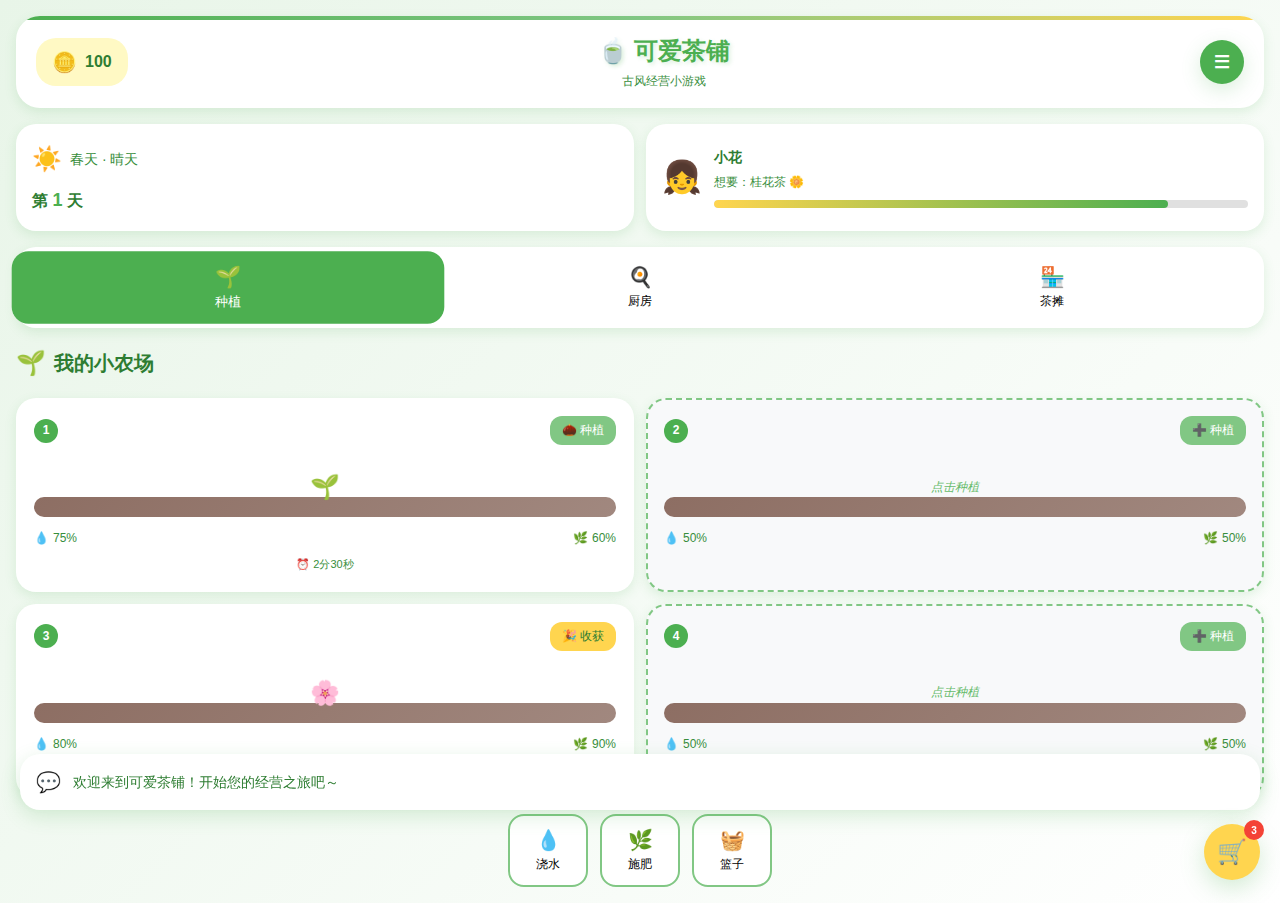
<file: bg/ui_design_cute.html>
<!DOCTYPE html>
<html lang="zh">
<head>
    <meta charset="UTF-8">
    <meta name="viewport" content="width=device-width, initial-scale=1.0">
    <title>🍵 可爱茶铺 - UI设计展示</title>
    <link rel="stylesheet" href="ui_design_cute.css">
</head>
<body>
    <!-- 顶部区域 -->
    <header class="cute-header">
        <div class="coins-bubble">
            <span class="coin-icon">🪙</span>
            <span class="coin-count">100</span>
        </div>
        <div class="title-container">
            <h1 class="cute-title">🍵 可爱茶铺</h1>
            <div class="subtitle">古风经营小游戏</div>
        </div>
        <button class="menu-bubble">
            <span class="menu-icon">☰</span>
        </button>
    </header>

    <!-- 信息卡片区域 -->
    <section class="info-cards">
        <div class="info-card weather-card">
            <div class="card-header">
                <span class="weather-icon">☀️</span>
                <span class="season-text">春天 · 晴天</span>
            </div>
            <div class="day-info">第 <span class="day-number">1</span> 天</div>
        </div>

        <div class="info-card customer-card">
            <div class="customer-avatar">👧</div>
            <div class="customer-info">
                <div class="customer-name">小花</div>
                <div class="customer-order">想要：桂花茶 🌼</div>
                <div class="patience-bar">
                    <div class="patience-fill"></div>
                    <span class="patience-text">耐心：85%</span>
                </div>
            </div>
        </div>
    </section>

    <!-- 主要功能选项卡 -->
    <nav class="cute-tabs">
        <button class="tab-button active" data-tab="farm">
            <span class="tab-icon">🌱</span>
            <span class="tab-text">种植</span>
        </button>
        <button class="tab-button" data-tab="kitchen">
            <span class="tab-icon">🍳</span>
            <span class="tab-text">厨房</span>
        </button>
        <button class="tab-button" data-tab="shop">
            <span class="tab-icon">🏪</span>
            <span class="tab-text">茶摊</span>
        </button>
    </nav>

    <!-- 种植页面 -->
    <section class="tab-content active" id="farm">
        <div class="section-title">
            <span class="title-icon">🌱</span>
            <h2>我的小农场</h2>
        </div>
        
        <div class="farm-grid">
            <div class="plot-card">
                <div class="plot-header">
                    <span class="plot-number">1</span>
                    <button class="plot-action">🌰 种植</button>
                </div>
                <div class="plot-visual">
                    <div class="soil"></div>
                    <div class="plant growing">🌱</div>
                </div>
                <div class="plot-stats">
                    <div class="stat">
                        <span class="stat-icon">💧</span>
                        <span class="stat-value">75%</span>
                    </div>
                    <div class="stat">
                        <span class="stat-icon">🌿</span>
                        <span class="stat-value">60%</span>
                    </div>
                </div>
                <div class="plot-timer">⏰ 2分30秒</div>
            </div>

            <div class="plot-card empty">
                <div class="plot-header">
                    <span class="plot-number">2</span>
                    <button class="plot-action">➕ 种植</button>
                </div>
                <div class="plot-visual">
                    <div class="soil"></div>
                    <div class="empty-hint">点击种植</div>
                </div>
                <div class="plot-stats">
                    <div class="stat">
                        <span class="stat-icon">💧</span>
                        <span class="stat-value">50%</span>
                    </div>
                    <div class="stat">
                        <span class="stat-icon">🌿</span>
                        <span class="stat-value">50%</span>
                    </div>
                </div>
            </div>

            <div class="plot-card">
                <div class="plot-header">
                    <span class="plot-number">3</span>
                    <button class="plot-action harvest">🎉 收获</button>
                </div>
                <div class="plot-visual">
                    <div class="soil"></div>
                    <div class="plant mature">🌸</div>
                </div>
                <div class="plot-stats">
                    <div class="stat">
                        <span class="stat-icon">💧</span>
                        <span class="stat-value">80%</span>
                    </div>
                    <div class="stat">
                        <span class="stat-icon">🌿</span>
                        <span class="stat-value">90%</span>
                    </div>
                </div>
                <div class="plot-ready">✨ 可以收获了！</div>
            </div>

            <div class="plot-card empty">
                <div class="plot-header">
                    <span class="plot-number">4</span>
                    <button class="plot-action">➕ 种植</button>
                </div>
                <div class="plot-visual">
                    <div class="soil"></div>
                    <div class="empty-hint">点击种植</div>
                </div>
                <div class="plot-stats">
                    <div class="stat">
                        <span class="stat-icon">💧</span>
                        <span class="stat-value">50%</span>
                    </div>
                    <div class="stat">
                        <span class="stat-icon">🌿</span>
                        <span class="stat-value">50%</span>
                    </div>
                </div>
            </div>
        </div>

        <!-- 快捷操作按钮 -->
        <div class="quick-actions">
            <button class="action-button water">
                <span class="action-icon">💧</span>
                <span class="action-text">浇水</span>
            </button>
            <button class="action-button fertilize">
                <span class="action-icon">🌿</span>
                <span class="action-text">施肥</span>
            </button>
            <button class="action-button basket">
                <span class="action-icon">🧺</span>
                <span class="action-text">篮子</span>
            </button>
        </div>
    </section>

    <!-- 厨房页面 -->
    <section class="tab-content" id="kitchen">
        <div class="section-title">
            <span class="title-icon">🍳</span>
            <h2>温馨小厨房</h2>
        </div>

        <!-- 炉灶区域 -->
        <div class="kitchen-area">
            <h3 class="area-title">🔥 炉灶制茶</h3>
            <div class="stoves-grid">
                <div class="stove-card cooking">
                    <div class="stove-visual">
                        <div class="fire">🔥</div>
                        <div class="pot">🫖</div>
                        <div class="steam">💨</div>
                    </div>
                    <div class="stove-info">
                        <div class="recipe-name">桂花茶</div>
                        <div class="cooking-timer">⏰ 1分20秒</div>
                    </div>
                    <div class="cooking-progress">
                        <div class="progress-bar">
                            <div class="progress-fill" style="width: 60%"></div>
                        </div>
                    </div>
                </div>

                <div class="stove-card empty">
                    <div class="stove-visual">
                        <div class="pot empty">🫖</div>
                    </div>
                    <div class="stove-info">
                        <div class="empty-text">点击制茶</div>
                    </div>
                    <button class="start-cooking">开始制茶</button>
                </div>
            </div>
        </div>

        <!-- 案板区域 -->
        <div class="kitchen-area">
            <h3 class="area-title">🔪 案板加工</h3>
            <div class="processing-board">
                <div class="board-visual">
                    <div class="cutting-board">📋</div>
                    <div class="ingredients">🥕🌿</div>
                </div>
                <div class="processing-recipes">
                    <button class="recipe-chip">甘蔗→红糖</button>
                    <button class="recipe-chip">薄荷→薄荷叶</button>
                    <button class="recipe-chip">生姜→姜丝</button>
                </div>
            </div>
        </div>
    </section>

    <!-- 茶摊页面 -->
    <section class="tab-content" id="shop">
        <div class="section-title">
            <span class="title-icon">🍵</span>
            <h2>温馨茶摊</h2>
        </div>

        <!-- 制作好的茶饮 -->
        <div class="tea-display">
            <div class="tea-item">
                <div class="tea-visual">
                    <div class="tea-cup">🍵</div>
                    <div class="steam-effect">✨</div>
                </div>
                <div class="tea-info">
                    <div class="tea-name">桂花茶</div>
                    <div class="tea-temp hot">热茶 🔥</div>
                </div>
                <div class="tea-actions">
                    <button class="serve-button">🎉 服务顾客</button>
                    <button class="add-topping">➕ 加料</button>
                </div>
            </div>

            <div class="tea-item">
                <div class="tea-visual">
                    <div class="tea-cup">🧊</div>
                    <div class="ice-effect">❄️</div>
                </div>
                <div class="tea-info">
                    <div class="tea-name">柠檬茶</div>
                    <div class="tea-temp cold">冰茶 ❄️</div>
                </div>
                <div class="tea-actions">
                    <button class="serve-button">🎉 服务顾客</button>
                    <button class="add-topping">➕ 加料</button>
                </div>
            </div>
        </div>

        <!-- 小料区域 -->
        <div class="toppings-area">
            <h3 class="area-title">🍯 可用小料</h3>
            <div class="toppings-grid">
                <div class="topping-item">
                    <span class="topping-icon">🍯</span>
                    <span class="topping-name">蜂蜜</span>
                    <span class="topping-count">x3</span>
                </div>
                <div class="topping-item">
                    <span class="topping-icon">🟤</span>
                    <span class="topping-name">红糖</span>
                    <span class="topping-count">x5</span>
                </div>
                <div class="topping-item">
                    <span class="topping-icon">🌿</span>
                    <span class="topping-name">薄荷叶</span>
                    <span class="topping-count">x2</span>
                </div>
            </div>
        </div>
    </section>

    <!-- 浮动购物车按钮 -->
    <button class="floating-cart">
        <span class="cart-icon">🛒</span>
        <span class="cart-badge">3</span>
    </button>

    <!-- 底部消息气泡 -->
    <div class="message-bubble">
        <span class="message-icon">💬</span>
        <span class="message-text">欢迎来到可爱茶铺！开始您的经营之旅吧～</span>
    </div>

    <script src="ui_design_cute.js"></script>
</body>
</html>
</file>
<file: style.css>
/* 🍵 可爱茶铺 - 完整游戏样式 */

/* 加载界面样式 */
.loading-screen {
    position: fixed;
    top: 0;
    left: 0;
    width: 100%;
    height: 100%;
    background: linear-gradient(135deg, #E8F5E8 0%, #C8E6C9 100%);
    display: flex;
    align-items: center;
    justify-content: center;
    z-index: 9999;
    font-family: 'Arial', sans-serif;
}

.loading-content {
    text-align: center;
    max-width: 400px;
    padding: 40px 20px;
}

.game-title h1 {
    font-size: 2.5rem;
    color: #2E7D32;
    margin-bottom: 10px;
    text-shadow: 2px 2px 4px rgba(0,0,0,0.1);
    animation: titlePulse 2s ease-in-out infinite;
}

.game-title .subtitle {
    font-size: 1rem;
    color: #4CAF50;
    margin-bottom: 40px;
    opacity: 0.8;
}

.start-section {
    margin-bottom: 40px;
}

.start-game-btn {
    background: linear-gradient(135deg, #4CAF50, #66BB6A);
    color: white;
    border: none;
    border-radius: 25px;
    padding: 15px 30px;
    font-size: 1.2rem;
    font-weight: bold;
    cursor: pointer;
    box-shadow: 0 4px 15px rgba(76, 175, 80, 0.3);
    transition: all 0.3s ease;
    margin-bottom: 15px;
}

.start-game-btn:hover {
    transform: translateY(-2px);
    box-shadow: 0 6px 20px rgba(76, 175, 80, 0.4);
}

.start-hint {
    color: #4CAF50;
    font-size: 0.9rem;
    opacity: 0.7;
}

.loading-section {
    margin-top: 30px;
}

.progress-bar {
    width: 100%;
    height: 20px;
    background: rgba(255, 255, 255, 0.3);
    border-radius: 10px;
    overflow: hidden;
    position: relative;
    margin-bottom: 15px;
    box-shadow: inset 0 2px 4px rgba(0,0,0,0.1);
}

.progress-fill {
    height: 100%;
    background: linear-gradient(90deg, #4CAF50, #66BB6A);
    width: 0%;
    transition: width 0.3s ease;
    border-radius: 10px;
}

.loading-leaf {
    position: absolute;
    top: 50%;
    left: 0%;
    transform: translate(-50%, -50%);
    font-size: 16px;
    animation: leafSway 1.5s ease-in-out infinite;
    transition: left 0.3s ease;
}

.loading-text {
    color: #2E7D32;
    font-size: 1rem;
    margin-bottom: 10px;
    font-weight: 500;
}

.loading-percentage {
    color: #4CAF50;
    font-size: 1.2rem;
    font-weight: bold;
}

/* 动画效果 */
@keyframes titlePulse {
    0%, 100% { transform: scale(1); }
    50% { transform: scale(1.05); }
}

@keyframes leafSway {
    0%, 100% { transform: translate(-50%, -50%) rotate(-10deg); }
    50% { transform: translate(-50%, -50%) rotate(10deg); }
}

/* 移动端适配 */
@media (max-width: 768px) {
    .game-title h1 {
        font-size: 2rem;
    }

    .loading-content {
        padding: 20px 15px;
        max-width: 90%;
    }

    .start-game-btn {
        padding: 12px 25px;
        font-size: 1.1rem;
    }
}

:root {
    /* 主要颜色：绿色系 */
    --primary-green: #4CAF50;
    --light-green: #81C784;
    --soft-green: #E8F5E8;

    /* 辅助颜色：白色 */
    --pure-white: #FFFFFF;
    --soft-white: #F8F9FA;

    /* 点缀颜色：暖黄色 */
    --accent-yellow: #FFD54F;
    --light-yellow: #FFF9C4;

    /* 蓝色系 */
    --light-blue: #E3F2FD;

    /* 文字颜色 */
    --text-dark: #2E7D32;
    --text-medium: #388E3C;
    --text-light: #66BB6A;

    /* 阴影 */
    --shadow-soft: 0 4px 12px rgba(76, 175, 80, 0.15);
    --shadow-medium: 0 6px 20px rgba(76, 175, 80, 0.2);
    --shadow-strong: 0 8px 25px rgba(76, 175, 80, 0.25);
}

* {
    margin: 0;
    padding: 0;
    box-sizing: border-box;
}

body {
    font-family: 'Microsoft YaHei', 'Segoe UI Emoji', sans-serif;
    background: linear-gradient(135deg, var(--soft-green) 0%, var(--pure-white) 100%);
    color: var(--text-dark);
    line-height: 1.6;
    min-height: 100vh;
    padding: 16px;
    overflow-x: hidden;
}

/* 🌟 可爱的动画效果 */
@keyframes bounce {
    0%, 20%, 50%, 80%, 100% {
        transform: translateY(0);
    }
    40% {
        transform: translateY(-10px);
    }
    60% {
        transform: translateY(-5px);
    }
}

@keyframes pulse {
    0% {
        transform: scale(1);
    }
    50% {
        transform: scale(1.05);
    }
    100% {
        transform: scale(1);
    }
}

@keyframes wiggle {
    0%, 100% { transform: rotate(0deg); }
    25% { transform: rotate(-3deg); }
    75% { transform: rotate(3deg); }
}

@keyframes glow {
    0%, 100% {
        box-shadow: 0 0 15px rgba(255, 213, 79, 0.5);
    }
    50% {
        box-shadow: 0 0 25px rgba(255, 213, 79, 0.8);
    }
}

@keyframes fadeInUp {
    from {
        opacity: 0;
        transform: translateY(20px);
    }
    to {
        opacity: 1;
        transform: translateY(0);
    }
}

@keyframes slideInUp {
    from {
        transform: translateY(100%);
        opacity: 0;
    }
    to {
        transform: translateY(0);
        opacity: 1;
    }
}

@keyframes sparkle {
    0%, 100% {
        opacity: 1;
        transform: scale(1);
    }
    50% {
        opacity: 0.5;
        transform: scale(1.2);
    }
}

/* 🏠 顶部区域 */
.cute-header {
    display: flex;
    justify-content: space-between;
    align-items: center;
    background: var(--pure-white);
    border-radius: 24px;
    padding: 16px 20px;
    margin-bottom: 16px;
    box-shadow: var(--shadow-soft);
    position: relative;
    overflow: hidden;
}

.cute-header::before {
    content: '';
    position: absolute;
    top: 0;
    left: 0;
    right: 0;
    height: 4px;
    background: linear-gradient(90deg, var(--primary-green), var(--light-green), var(--accent-yellow));
}

.coins-bubble {
    display: flex;
    align-items: center;
    background: var(--light-yellow);
    border-radius: 20px;
    padding: 8px 16px;
    animation: pulse 2s infinite;
}

.coin-icon {
    font-size: 20px;
    margin-right: 8px;
    animation: wiggle 3s infinite;
}

.coin-count {
    font-weight: bold;
    color: var(--text-dark);
    font-size: 16px;
}

.title-container {
    text-align: center;
    flex: 1;
}

.cute-title {
    font-size: 24px;
    color: var(--primary-green);
    margin: 0;
    text-shadow: 2px 2px 4px rgba(76, 175, 80, 0.2);
}

.subtitle {
    font-size: 12px;
    color: var(--text-medium);
    margin-top: 2px;
}

.menu-bubble {
    background: var(--primary-green);
    border: none;
    border-radius: 50%;
    width: 44px;
    height: 44px;
    display: flex;
    align-items: center;
    justify-content: center;
    box-shadow: var(--shadow-medium);
    transition: all 0.3s ease;
    cursor: pointer;
}

.menu-bubble:hover {
    transform: scale(1.1);
    background: var(--light-green);
}

.menu-icon {
    color: white;
    font-size: 18px;
    font-weight: bold;
}

/* 💬 信息卡片区域 */
.info-cards {
    display: grid;
    grid-template-columns: 1fr 1fr;
    gap: 12px;
    margin-bottom: 16px;
}

.info-card {
    background: var(--pure-white);
    border-radius: 20px;
    padding: 16px;
    box-shadow: var(--shadow-soft);
    transition: all 0.3s ease;
}

.info-card:hover {
    transform: translateY(-4px);
    box-shadow: var(--shadow-medium);
}

/* 天气卡片新布局 */
.weather-main {
    display: flex;
    justify-content: space-between;
    align-items: center;
    width: 100%;
}

.weather-display {
    display: flex;
    align-items: center;
    justify-content: center;
    flex: 1;
    padding: 8px;
    background: transparent;
    border: 2px solid var(--light-green);
    border-radius: 16px;
    margin-right: 12px;
}

.weather-icon {
    font-size: 32px;
    animation: bounce 2s infinite;
    filter: drop-shadow(0 2px 4px rgba(0,0,0,0.1));
}

.coins-display {
    display: flex;
    flex-direction: column;
    align-items: center;
    gap: 6px;
    flex-shrink: 0;
}

.coins-info {
    display: flex;
    align-items: center;
    gap: 4px;
    background: linear-gradient(135deg, rgba(255, 193, 7, 0.15), rgba(255, 193, 7, 0.25));
    padding: 6px 10px;
    border-radius: 12px;
    border: 2px solid rgba(255, 193, 7, 0.3);
    box-shadow: var(--shadow-soft);
}

.day-info {
    font-size: 13px;
    color: var(--text-dark);
    font-weight: 600;
    text-align: center;
    background: var(--soft-green);
    padding: 4px 8px;
    border-radius: 8px;
    border: 1px solid var(--light-green);
}

.day-number {
    color: var(--primary-green);
    font-weight: bold;
}

.coins-info .coin-icon {
    font-size: 16px;
    margin-right: 0;
    animation: none;
}

.coins-info .coin-count {
    font-size: 15px;
    font-weight: bold;
    color: var(--accent-yellow);
    text-shadow: 0 1px 2px rgba(0,0,0,0.1);
}

.status-btn {
    background: var(--primary-green);
    color: white;
    border: none;
    border-radius: 8px;
    padding: 6px 10px;
    font-size: 14px;
    cursor: pointer;
    transition: all 0.3s ease;
    min-width: 32px;
    height: 32px;
    display: flex;
    align-items: center;
    justify-content: center;
}

.status-btn:hover {
    background: var(--light-green);
    transform: scale(1.05);
}

/* 顾客卡片新样式 */
.customer-card {
    background: linear-gradient(135deg, var(--soft-green), var(--soft-white));
    border: 2px solid var(--light-green);
}

.customer-content {
    width: 100%;
}

.customer-header {
    margin-bottom: 6px;
}

.customer-name-line {
    display: flex;
    align-items: center;
    gap: 6px;
}

.customer-icon {
    font-size: 16px;
    animation: bounce 2s infinite;
    flex-shrink: 0;
}

.customer-name {
    font-size: 14px;
    font-weight: bold;
    color: var(--text-dark);
    line-height: 1.2;
}

.customer-order {
    font-size: 12px;
    color: var(--text-medium);
    margin-bottom: 8px;
    line-height: 1.3;
    padding-left: 22px; /* 对齐图标位置 */
}

.patience-bar {
    position: relative;
    background: #E0E0E0;
    border-radius: 10px;
    height: 8px;
    overflow: hidden;
}

.patience-fill {
    background: linear-gradient(90deg, var(--accent-yellow), var(--primary-green));
    height: 100%;
    width: 85%;
    border-radius: 10px;
    animation: pulse 1.5s infinite;
    transition: width 0.3s ease;
}

.patience-text {
    font-size: 10px;
    color: var(--text-medium);
    position: absolute;
    right: 4px;
    top: -16px;
}

/* 快速测试按钮 */
.quick-test-btn {
    background: var(--soft-green);
    border: 1px solid var(--light-green);
    border-radius: 8px;
    padding: 4px 8px;
    font-size: 11px;
    color: var(--text-dark);
    cursor: pointer;
    transition: all 0.3s ease;
    margin-top: 8px;
    align-self: flex-start;
}

.quick-test-btn:hover {
    background: var(--light-green);
    color: white;
    transform: translateY(-1px);
}

/* 🎯 选项卡导航 */
.cute-tabs {
    display: flex;
    background: var(--pure-white);
    border-radius: 20px;
    padding: 8px;
    margin-bottom: 16px;
    box-shadow: var(--shadow-soft);
    gap: 4px;
}

.tab-button {
    flex: 1;
    display: flex;
    flex-direction: column;
    align-items: center;
    padding: 10px 6px;
    border: none;
    background: transparent;
    border-radius: 14px;
    transition: all 0.3s ease;
    cursor: pointer;
    color: var(--primary-green);
}

.tab-button.active {
    background: var(--primary-green);
    color: white;
    transform: scale(1.05);
}

.tab-button:not(.active):hover {
    background: var(--soft-green);
    color: var(--text-dark);
}

.tab-icon {
    font-size: 20px;
    margin-bottom: 4px;
}

.tab-text {
    font-size: 12px;
    font-weight: 500;
}

/* 📄 内容区域 */
.tab-content {
    display: none;
    animation: fadeInUp 0.5s ease;
}

.tab-content.active {
    display: block;
}

.section-title {
    display: flex;
    align-items: center;
    margin-bottom: 16px;
}

.title-icon {
    font-size: 24px;
    margin-right: 8px;
}

.section-title h2 {
    color: var(--text-dark);
    font-size: 20px;
    margin: 0;
}

/* 🌱 农场区域 */
.farm-area {
    /* 农田区域使用厨房区域的样式 */
}

.farm-grid {
    display: grid;
    grid-template-columns: 1fr 1fr;
    gap: 12px;
    /* 移除 margin-bottom，因为现在在容器内 */
}

.plot-card {
    background: var(--soft-green);
    border-radius: 16px;
    padding: 16px;
    box-shadow: none;
    transition: all 0.3s ease;
    border: 2px solid transparent;
    cursor: pointer;
}

.plot-card:hover {
    transform: translateY(-2px);
    box-shadow: var(--shadow-soft);
    border-color: var(--light-green);
}

.plot-card.empty {
    background: var(--soft-white);
    border: 2px dashed var(--light-green);
}

.plot-header {
    display: flex;
    justify-content: space-between;
    align-items: center;
    margin-bottom: 12px;
}

.plot-number {
    background: var(--primary-green);
    color: white;
    border-radius: 50%;
    width: 24px;
    height: 24px;
    display: flex;
    align-items: center;
    justify-content: center;
    font-size: 12px;
    font-weight: bold;
}

.plot-action {
    background: var(--light-green);
    color: white;
    border: none;
    border-radius: 12px;
    padding: 6px 12px;
    font-size: 12px;
    cursor: pointer;
    transition: all 0.3s ease;
}

.plot-action:hover {
    background: var(--primary-green);
    transform: scale(1.05);
}

.plot-action.harvest {
    background: var(--accent-yellow);
    color: var(--text-dark);
    animation: glow 2s infinite;
}

.plot-visual {
    position: relative;
    height: 60px;
    margin-bottom: 12px;
    display: flex;
    align-items: center;
    justify-content: center;
}

.soil {
    width: 100%;
    height: 20px;
    background: linear-gradient(135deg, #8D6E63, #A1887F);
    border-radius: 10px;
    position: absolute;
    bottom: 0;
}

.plant {
    font-size: 24px;
    z-index: 1;
}

.plant.growing {
    animation: bounce 2s infinite;
}

.plant.mature {
    animation: pulse 1.5s infinite;
}

.empty-hint {
    color: var(--text-light);
    font-size: 14px;
    font-style: italic;
    font-weight: 600;
}

.plot-stats {
    display: flex;
    justify-content: space-between;
    margin-bottom: 8px;
}

.stat {
    display: flex;
    align-items: center;
    font-size: 14px;
}

.stat-icon {
    margin-right: 4px;
    font-size: 15px;
}

.stat-value {
    color: var(--text-medium);
    font-weight: 600;
    font-size: 14px;
}

.plot-timer, .plot-ready {
    text-align: center;
    font-size: 11px;
    color: var(--text-medium);
}

.plot-ready {
    color: var(--accent-yellow);
    font-weight: bold;
    animation: pulse 1s infinite;
}

/* 🚀 快捷操作按钮 */
.actions-area {
    /* 快捷操作区域使用厨房区域的样式 */
}

.quick-actions {
    display: flex;
    gap: 12px;
    justify-content: center;
}

.action-button {
    background: var(--pure-white);
    border: 2px solid var(--light-green);
    border-radius: 16px;
    padding: 12px 16px;
    display: flex;
    flex-direction: column;
    align-items: center;
    cursor: pointer;
    transition: all 0.3s ease;
    min-width: 80px;
    color: var(--text-dark);
}

.action-text {
    color: var(--text-dark);
    font-weight: 500;
}

.action-button:hover {
    background: var(--primary-green);
    color: white;
    transform: translateY(-2px);
    box-shadow: var(--shadow-medium);
}

.action-button.water:hover {
    background: #2196F3;
}

.action-button.fertilize:hover {
    background: var(--primary-green);
}

.action-button.basket:hover {
    background: #FF9800;
}

.action-icon {
    font-size: 20px;
    margin-bottom: 4px;
}

.action-text {
    font-size: 12px;
    font-weight: 500;
}

/* 🍳 厨房区域 */
.kitchen-area {
    background: var(--pure-white);
    border-radius: 20px;
    padding: 16px;
    margin-bottom: 16px;
    box-shadow: var(--shadow-soft);
}

.area-title {
    color: var(--text-dark);
    font-size: 16px;
    margin-bottom: 12px;
    display: flex;
    align-items: center;
}

/* 特殊顾客档案区域头部 */
.area-header {
    display: flex;
    justify-content: space-between;
    align-items: center;
    margin-bottom: 12px;
}

.customer-test-buttons {
    display: flex;
    gap: 8px;
}

.test-btn {
    background: linear-gradient(135deg, #FF9800, #FFB74D);
    color: white;
    border: none;
    border-radius: 8px;
    padding: 6px 12px;
    font-size: 12px;
    cursor: pointer;
    transition: all 0.3s ease;
    box-shadow: 0 2px 4px rgba(255, 152, 0, 0.2);
    font-weight: 500;
}

.test-btn:hover {
    transform: translateY(-1px);
    box-shadow: 0 4px 8px rgba(255, 152, 0, 0.3);
    background: linear-gradient(135deg, #F57C00, #FF9800);
}

.test-btn:active {
    transform: translateY(0);
    box-shadow: 0 2px 4px rgba(255, 152, 0, 0.2);
}

.stoves-grid {
    display: grid;
    grid-template-columns: 1fr 1fr;
    gap: 12px;
}

.stove-card {
    background: var(--soft-green);
    border-radius: 16px;
    padding: 16px;
    text-align: center;
    transition: all 0.3s ease;
    cursor: pointer;
}

.stove-card.cooking {
    background: linear-gradient(135deg, var(--light-yellow), var(--accent-yellow));
    animation: pulse 2s infinite;
}

.stove-card.empty {
    background: var(--soft-white);
    border: 2px dashed var(--light-green);
}

.stove-visual {
    position: relative;
    height: 40px;
    margin-bottom: 12px;
    display: flex;
    align-items: center;
    justify-content: center;
}

.fire {
    position: absolute;
    bottom: 0;
    animation: wiggle 1s infinite;
}

.pot {
    font-size: 24px;
    z-index: 1;
}

.steam {
    position: absolute;
    top: -10px;
    animation: bounce 1.5s infinite;
}

.stove-info {
    margin-bottom: 8px;
}

.recipe-name {
    font-weight: bold;
    color: var(--text-dark);
    margin-bottom: 4px;
}

.cooking-timer {
    font-size: 12px;
    color: var(--text-medium);
}

.empty-text {
    color: var(--text-light);
    font-size: 12px;
    font-style: italic;
}

.progress-bar {
    background: rgba(255, 255, 255, 0.5);
    border-radius: 10px;
    height: 8px;
    overflow: hidden;
}

.progress-fill {
    background: var(--primary-green);
    height: 100%;
    border-radius: 10px;
    transition: width 0.3s ease;
}

.start-cooking {
    background: var(--primary-green);
    color: white;
    border: none;
    border-radius: 12px;
    padding: 8px 16px;
    font-size: 12px;
    cursor: pointer;
    transition: all 0.3s ease;
}

.start-cooking:hover {
    background: var(--light-green);
    transform: scale(1.05);
}

/* 📋 案板区域 */
.processing-board {
    text-align: center;
}

.board-visual {
    margin-bottom: 12px;
}

.cutting-board {
    font-size: 32px;
    margin-bottom: 8px;
}

.ingredients {
    font-size: 20px;
    animation: wiggle 3s infinite;
}

.processing-info {
    margin-bottom: 12px;
}

.processing-status {
    font-size: 14px;
    color: var(--text-medium);
    font-style: italic;
}

.processing-recipes {
    display: flex;
    flex-wrap: wrap;
    gap: 8px;
    justify-content: center;
}

.recipe-chip {
    background: var(--soft-green);
    border: none;
    border-radius: 20px;
    padding: 6px 12px;
    font-size: 12px;
    color: var(--text-dark);
    cursor: pointer;
    transition: all 0.3s ease;
}

.recipe-chip:hover {
    background: var(--primary-green);
    color: white;
    transform: scale(1.05);
}

.recipe-chip.active {
    background: var(--accent-yellow);
    color: var(--text-dark);
}

/* 🍵 茶摊区域 */
.tea-display {
    display: grid;
    grid-template-columns: 1fr 1fr 1fr 1fr;
    gap: 8px;
    margin-bottom: 16px;
}

.no-tea-hint {
    grid-column: 1 / -1;
    text-align: center;
    padding: 30px 15px;
    color: var(--text-light);
    font-style: italic;
}

.hint-icon {
    font-size: 28px;
    display: block;
    margin-bottom: 6px;
}

.hint-text {
    font-size: 12px;
}

.tea-item {
    background: var(--pure-white);
    border-radius: 12px;
    padding: 8px;
    box-shadow: var(--shadow-soft);
    text-align: center;
    transition: all 0.3s ease;
}

.tea-item:hover {
    transform: translateY(-2px);
    box-shadow: var(--shadow-medium);
}

.tea-visual {
    position: relative;
    height: 35px;
    margin-bottom: 6px;
    display: flex;
    align-items: center;
    justify-content: center;
}

.tea-cup {
    font-size: 24px;
}

.steam-effect, .ice-effect {
    position: absolute;
    top: -6px;
    font-size: 12px;
    animation: bounce 2s infinite;
}

.tea-info {
    margin-bottom: 6px;
}

.tea-name {
    font-weight: bold;
    color: var(--text-dark);
    margin-bottom: 2px;
    font-size: 11px;
    line-height: 1.2;
}

.tea-temp {
    font-size: 9px;
    padding: 2px 4px;
    border-radius: 6px;
    display: inline-block;
}

.tea-temp.hot {
    background: rgba(255, 152, 0, 0.2);
    color: #FF6F00;
}

.tea-temp.cold {
    background: rgba(33, 150, 243, 0.2);
    color: #1976D2;
}

.tea-actions {
    display: flex;
    flex-direction: column;
    gap: 4px;
}

.serve-button {
    background: var(--accent-yellow);
    color: var(--text-dark);
    border: none;
    border-radius: 8px;
    padding: 4px 8px;
    font-size: 9px;
    font-weight: bold;
    cursor: pointer;
    transition: all 0.3s ease;
}

.serve-button:hover {
    background: #FFC107;
    transform: scale(1.05);
    box-shadow: var(--shadow-medium);
}

.add-topping {
    background: var(--light-green);
    color: white;
    border: none;
    border-radius: 8px;
    padding: 3px 6px;
    font-size: 8px;
    cursor: pointer;
    transition: all 0.3s ease;
}

.add-topping:hover {
    background: var(--primary-green);
    transform: scale(1.05);
}

/* 🍯 小料区域 */
.toppings-area {
    background: var(--pure-white);
    border-radius: 20px;
    padding: 16px;
    box-shadow: var(--shadow-soft);
}

.toppings-grid {
    display: flex;
    gap: 12px;
    justify-content: center;
    flex-wrap: wrap;
}

.topping-item {
    background: var(--soft-green);
    border-radius: 16px;
    padding: 12px;
    text-align: center;
    min-width: 80px;
    cursor: pointer;
    transition: all 0.3s ease;
}

.topping-item:hover {
    background: var(--light-green);
    transform: translateY(-2px);
    box-shadow: var(--shadow-medium);
}

.topping-icon {
    font-size: 20px;
    display: block;
    margin-bottom: 4px;
}

.topping-name {
    font-size: 12px;
    color: var(--text-dark);
    display: block;
    margin-bottom: 2px;
}

.topping-count {
    font-size: 10px;
    color: var(--text-medium);
    font-weight: bold;
}

/* 🛒 浮动购物车 */
.floating-cart {
    position: fixed;
    bottom: 20px;
    right: 20px;
    width: 56px;
    height: 56px;
    background: var(--accent-yellow);
    border: none;
    border-radius: 50%;
    box-shadow: var(--shadow-strong);
    cursor: pointer;
    transition: all 0.3s ease;
    z-index: 100;
}

.floating-cart:hover {
    transform: scale(1.1);
    background: #FFC107;
}

.cart-icon {
    font-size: 24px;
    color: var(--text-dark);
}

.cart-badge {
    position: absolute;
    top: -4px;
    right: -4px;
    background: #F44336;
    color: white;
    border-radius: 50%;
    width: 20px;
    height: 20px;
    font-size: 10px;
    font-weight: bold;
    display: flex;
    align-items: center;
    justify-content: center;
    animation: pulse 2s infinite;
}

/* 💬 消息气泡 */
.message-bubble {
    position: fixed;
    bottom: 90px;
    left: 20px;
    right: 20px;
    background: var(--pure-white);
    border-radius: 20px;
    padding: 12px 16px;
    box-shadow: var(--shadow-medium);
    display: flex;
    align-items: center;
    animation: slideInUp 0.5s ease;
    z-index: 99;
    transition: all 0.3s ease;
}

.message-bubble.hidden {
    transform: translateY(100%);
    opacity: 0;
}

.message-icon {
    font-size: 20px;
    margin-right: 12px;
    color: var(--primary-green);
}

.message-text {
    flex: 1;
    font-size: 14px;
    color: var(--text-dark);
}

/* 🎮 面板样式 */
.menu-panel, .shop-panel, .recipe-panel, .test-panel, .basket-panel,
.recipe-selection-panel, .topping-selection-panel, .inventory-panel {
    position: fixed;
    top: 50%;
    left: 50%;
    transform: translate(-50%, -50%);
    background: var(--pure-white);
    border-radius: 24px;
    box-shadow: var(--shadow-strong);
    z-index: 1000;
    max-width: 90vw;
    max-height: 80vh;
    overflow: hidden;
    animation: fadeInUp 0.3s ease;
}

.menu-panel {
    width: 300px;
}

.shop-panel, .recipe-panel, .test-panel {
    width: 400px;
}

.basket-panel {
    width: 350px;
}

.menu-header, .panel-header {
    background: var(--primary-green);
    color: white;
    padding: 16px 20px;
    display: flex;
    justify-content: space-between;
    align-items: center;
}

.menu-header h3, .panel-header h3 {
    margin: 0;
    font-size: 18px;
}

.close-btn {
    background: none;
    border: none;
    color: white;
    font-size: 24px;
    cursor: pointer;
    padding: 0;
    width: 32px;
    height: 32px;
    border-radius: 50%;
    display: flex;
    align-items: center;
    justify-content: center;
    transition: all 0.3s ease;
}

.close-btn:hover {
    background: rgba(255, 255, 255, 0.2);
}

.menu-content, .panel-content {
    padding: 20px;
    max-height: 60vh;
    overflow-y: auto;
}

.menu-item {
    display: flex;
    align-items: center;
    width: 100%;
    padding: 12px 16px;
    border: none;
    background: var(--soft-green);
    border-radius: 12px;
    margin-bottom: 8px;
    cursor: pointer;
    transition: all 0.3s ease;
}

.menu-item:hover {
    background: var(--light-green);
    transform: translateX(4px);
}

.menu-icon {
    font-size: 20px;
    margin-right: 12px;
    color: var(--text-dark);
}

.menu-text {
    font-size: 14px;
    color: var(--text-dark);
    font-weight: 500;
}

/* 📱 响应式设计 */
@media (max-width: 480px) {
    body {
        padding: 8px;
        font-size: 14px;
    }

    .cute-title {
        font-size: 18px;
    }

    .subtitle {
        font-size: 11px;
    }

    .info-cards {
        grid-template-columns: 1fr 1fr;
        gap: 8px;
    }

    .info-card {
        padding: 10px;
        font-size: 12px;
    }

    .customer-avatar {
        font-size: 24px;
        margin-right: 8px;
    }

    .weather-icon {
        font-size: 20px;
        margin-right: 6px;
    }

    .farm-grid {
        grid-template-columns: 1fr 1fr;
        gap: 6px;
        /* 在白色容器内，不需要额外的padding */
    }

    .tea-display {
        grid-template-columns: 1fr 1fr;
        gap: 4px;
    }

    .tea-item {
        padding: 6px;
        border-radius: 8px;
    }

    .tea-visual {
        height: 30px;
        margin-bottom: 4px;
    }

    .tea-cup {
        font-size: 18px;
    }

    .tea-name {
        font-size: 10px;
    }

    .tea-temp {
        font-size: 9px;
        padding: 1px 4px;
    }

    .serve-button {
        padding: 4px 6px;
        font-size: 9px;
        border-radius: 6px;
    }

    .add-topping {
        padding: 3px 6px;
        font-size: 9px;
        border-radius: 6px;
    }

    .stoves-grid {
        grid-template-columns: 1fr 1fr;
        gap: 4px;
    }

    .stove-card {
        padding: 6px;
        border-radius: 8px;
    }

    .stove-visual {
        height: 24px;
        margin-bottom: 4px;
    }

    .pot {
        font-size: 16px;
    }

    .recipe-name {
        font-size: 10px;
    }

    .cooking-timer {
        font-size: 9px;
    }

    .start-cooking {
        padding: 4px 6px;
        font-size: 9px;
        border-radius: 6px;
    }

    .quick-actions {
        flex-direction: row;
        justify-content: center;
        gap: 4px;
    }

    .action-button {
        min-width: 40px;
        padding: 4px 6px;
        font-size: 10px;
        border-radius: 8px;
    }

    .action-icon {
        font-size: 14px;
        margin-bottom: 1px;
    }

    .action-text {
        font-size: 9px;
    }

    .tab-button {
        padding: 12px 8px;
        font-size: 12px;
    }

    .tab-text {
        font-size: 11px;
    }

    .menu-panel, .shop-panel, .recipe-panel, .test-panel, .basket-panel,
    .recipe-selection-panel, .topping-selection-panel, .inventory-panel,
    .save-panel, .load-panel {
        width: 95vw;
        max-width: none;
        margin: 0;
        max-height: 85vh;
    }

    /* 商店面板手机端特殊优化 */
    .shop-panel {
        height: 75vh;
        max-height: 75vh;
    }

    .shop-panel .panel-content {
        max-height: 35vh !important;
        overflow-y: auto;
    }

    .shop-panel .cart-area {
        max-height: 30vh;
        overflow-y: auto;
    }

    /* 触摸优化 */
    button, .clickable {
        min-height: 44px; /* iOS推荐的最小触摸目标 */
        -webkit-tap-highlight-color: rgba(0,0,0,0.1);
    }

    /* 防止双击缩放 */
    * {
        touch-action: manipulation;
    }

    /* 滚动优化 */
    .panel-content {
        -webkit-overflow-scrolling: touch;
    }

    /* 字体大小优化 */
    .customer-name {
        font-size: 14px;
    }

    .customer-order {
        font-size: 12px;
    }

    .day-number {
        font-size: 18px;
    }

    .season-text {
        font-size: 12px;
    }

    /* 间距优化 */
    .section-title {
        margin-bottom: 10px;
        font-size: 16px;
    }

    .area-title {
        font-size: 13px;
        margin-bottom: 8px;
    }

    /* 整体区域间距优化 */
    .kitchen-area, .toppings-area {
        margin-bottom: 6px;
        padding: 8px;
    }

    /* 田地卡片优化 */
    .plot-card {
        min-height: 90px;
        padding: 8px;
        font-size: 10px;
        border-radius: 10px;
    }

    .plot-visual {
        height: 28px;
        margin-bottom: 6px;
    }

    .plot-header {
        margin-bottom: 6px;
    }

    .plot-number {
        width: 18px;
        height: 18px;
        font-size: 9px;
    }

    .plot-action {
        padding: 3px 6px;
        font-size: 9px;
        border-radius: 8px;
    }

    .stat {
        font-size: 9px;
    }

    .plot-timer, .plot-ready {
        font-size: 8px;
    }

    .plant {
        font-size: 16px;
    }

    .soil {
        height: 10px;
        border-radius: 5px;
    }

    .plot-stats {
        margin-bottom: 4px;
    }

    .stat-icon {
        margin-right: 3px;
    }

    .action-button {
        min-width: 50px;
        padding: 6px 8px;
    }

    /* 小料区域手机端优化 */
    .toppings-area {
        padding: 6px;
        border-radius: 8px;
        margin-bottom: 6px;
    }

    .toppings-grid {
        gap: 3px;
    }

    .topping-item {
        padding: 4px;
        border-radius: 6px;
        min-width: 45px;
    }

    .topping-icon {
        font-size: 12px;
        margin-bottom: 1px;
    }

    .topping-name {
        font-size: 8px;
    }

    .topping-count {
        font-size: 7px;
    }

    /* 管理页面手机端优化 */
    .stats-grid {
        grid-template-columns: 1fr 1fr;
        gap: 8px;
    }

    .stat-card {
        padding: 12px;
        gap: 8px;
    }

    .stat-icon {
        font-size: 20px;
        width: 32px;
        height: 32px;
    }

    .stat-value {
        font-size: 16px;
    }

    .customer-cards-grid {
        grid-template-columns: 1fr 1fr;
        gap: 8px;
    }

    .customer-card {
        padding: 8px;
    }

    .customer-card .customer-avatar {
        font-size: 24px;
        margin-bottom: 6px;
    }

    .save-slots-grid {
        grid-template-columns: 1fr 1fr;
        gap: 8px;
    }

    .save-slot {
        padding: 8px;
    }

    .slot-btn {
        padding: 4px 6px;
        font-size: 10px;
    }

    .import-export-buttons {
        flex-direction: column;
        gap: 8px;
    }

    .system-buttons {
        flex-direction: column;
        gap: 8px;
    }

    .system-buttons-grid {
        grid-template-columns: 1fr 1fr;
        gap: 8px;
    }

    .system-info {
        padding: 6px 8px;
        font-size: 11px;
    }
}

/* 🎊 特殊效果 */
.sparkle {
    animation: sparkle 1.5s infinite;
}

/* 🔄 加载动画 */
.loading {
    animation: pulse 1s infinite;
}

/* 🎯 选中状态 */
.selected {
    border: 2px solid var(--accent-yellow) !important;
    box-shadow: 0 0 15px rgba(255, 213, 79, 0.5) !important;
}

/* 🚫 禁用状态 */
.disabled {
    opacity: 0.5;
    cursor: not-allowed !important;
    pointer-events: none;
}

/* 📊 管理页面样式 */
.management-area {
    background: var(--pure-white);
    border-radius: 20px;
    padding: 16px;
    margin-bottom: 16px;
    box-shadow: var(--shadow-soft);
}

.stats-grid {
    display: grid;
    grid-template-columns: 1fr 1fr;
    gap: 12px;
    margin-bottom: 16px;
}

.stat-card {
    background: var(--soft-green);
    border-radius: 16px;
    padding: 16px;
    display: flex;
    align-items: center;
    gap: 12px;
}

.stat-icon {
    font-size: 20px;
    width: 32px;
    height: 32px;
    display: flex;
    align-items: center;
    justify-content: center;
    background: var(--pure-white);
    border-radius: 50%;
}

.stat-info {
    flex: 1;
}

.stat-label {
    font-size: 12px;
    color: var(--text-medium);
    margin-bottom: 4px;
}

.stat-value {
    font-size: 20px;
    font-weight: bold;
    color: var(--text-dark);
}

.recipe-progress h4 {
    color: var(--text-dark);
    margin-bottom: 12px;
    font-size: 14px;
}

.progress-list {
    display: flex;
    flex-direction: column;
    gap: 8px;
}

.progress-item {
    display: flex;
    justify-content: space-between;
    align-items: center;
    padding: 8px 12px;
    background: var(--soft-white);
    border-radius: 12px;
    font-size: 12px;
}

.progress-item.unlocked {
    background: var(--soft-green);
    color: var(--primary-green);
}

.progress-item.locked {
    color: var(--text-light);
}

.customer-cards-grid {
    display: grid;
    grid-template-columns: 1fr 1fr;
    gap: 12px;
}

.customer-card {
    background: var(--soft-white);
    border-radius: 16px;
    padding: 12px;
    text-align: center;
    transition: all 0.3s ease;
}

.customer-card.vip {
    background: var(--soft-green);
    border: 2px solid var(--light-green);
}

/* VIP顾客卡片使用新的植物图标布局 */
.customer-card.vip .customer-content {
    width: 100%;
    text-align: left;
}

.customer-card.vip .customer-header {
    margin-bottom: 6px;
}

.customer-card.vip .customer-name-line {
    display: flex;
    align-items: center;
    gap: 6px;
    justify-content: center;
}

.customer-card.vip .customer-icon {
    font-size: 18px;
    flex-shrink: 0;
}

.customer-card.vip .customer-name {
    font-weight: bold;
    color: var(--text-dark);
    font-size: 14px;
    line-height: 1.2;
}

.customer-visits {
    font-size: 12px;
    color: var(--text-medium);
    margin-bottom: 8px;
    text-align: center;
}

.customer-recipes {
    display: flex;
    flex-direction: column;
    gap: 4px;
}

.recipe-status {
    font-size: 11px;
    padding: 2px 6px;
    border-radius: 8px;
    background: var(--soft-green);
    color: var(--primary-green);
}

.recipe-status.locked {
    background: var(--soft-white);
    color: var(--text-light);
}

/* 顾客故事样式 */
.customer-story {
    background: rgba(255, 255, 255, 0.9);
    border-radius: 12px;
    padding: 12px;
    margin: 8px 0;
    border-left: 4px solid var(--primary-green);
    box-shadow: 0 2px 8px rgba(0, 0, 0, 0.1);
}

.story-title {
    font-size: 13px;
    font-weight: bold;
    color: var(--primary-green);
    margin-bottom: 6px;
    text-align: center;
}

.story-content {
    font-size: 11px;
    line-height: 1.4;
    color: var(--text-dark);
    margin-bottom: 8px;
    text-align: left;
    text-indent: 1em;
}

.story-details {
    display: flex;
    flex-direction: column;
    gap: 3px;
    font-size: 10px;
    color: var(--text-medium);
}

.story-effect {
    background: rgba(76, 175, 80, 0.1);
    border-radius: 8px;
    padding: 4px 8px;
    font-size: 10px;
    color: var(--primary-green);
    text-align: center;
    border: 1px solid rgba(76, 175, 80, 0.3);
}

.story-recipe {
    font-size: 10px;
    color: var(--text-medium);
    text-align: center;
    font-style: italic;
}

/* 彩蛋码样式 */
.easter-egg-code {
    background: linear-gradient(135deg, #FFD700, #FFA500);
    border-radius: 12px;
    padding: 10px;
    margin-top: 8px;
    text-align: center;
    border: 2px solid #FF8C00;
    box-shadow: 0 4px 12px rgba(255, 140, 0, 0.3);
    animation: glow 2s infinite alternate;
}

.easter-egg-title {
    font-size: 12px;
    font-weight: bold;
    color: #8B4513;
    margin-bottom: 4px;
}

.easter-egg-value {
    font-size: 14px;
    font-weight: bold;
    color: #8B0000;
    font-family: 'Courier New', monospace;
    letter-spacing: 1px;
    margin-bottom: 3px;
    text-shadow: 1px 1px 2px rgba(0, 0, 0, 0.2);
}

.easter-egg-desc {
    font-size: 10px;
    color: #8B4513;
    font-style: italic;
}

@keyframes glow {
    0% {
        box-shadow: 0 4px 12px rgba(255, 140, 0, 0.3);
    }
    100% {
        box-shadow: 0 6px 20px rgba(255, 140, 0, 0.6);
    }
}

.save-slots-grid {
    display: grid;
    grid-template-columns: 1fr 1fr;
    gap: 12px;
    margin-bottom: 16px;
}

.save-slot {
    background: var(--soft-white);
    border-radius: 16px;
    padding: 12px;
    border: 2px solid transparent;
    transition: all 0.3s ease;
}

.save-slot:hover {
    border-color: var(--light-green);
    transform: translateY(-2px);
}

.slot-header {
    display: flex;
    justify-content: space-between;
    align-items: center;
    margin-bottom: 8px;
}

.slot-number {
    font-weight: bold;
    color: var(--text-dark);
    font-size: 14px;
}

.slot-time {
    font-size: 11px;
    color: var(--text-medium);
}

.slot-actions {
    display: flex;
    gap: 6px;
}

.slot-btn {
    flex: 1;
    padding: 6px 8px;
    border: none;
    border-radius: 8px;
    font-size: 11px;
    cursor: pointer;
    transition: all 0.3s ease;
}

.save-btn {
    background: var(--primary-green);
    color: white;
}

.save-btn:hover {
    background: var(--light-green);
}

.load-btn {
    background: var(--light-yellow);
    color: var(--text-dark);
}

.load-btn:hover {
    background: var(--accent-yellow);
}

.import-export-area h4 {
    color: var(--text-dark);
    margin-bottom: 12px;
    font-size: 14px;
}

.import-export-buttons {
    display: flex;
    gap: 12px;
    justify-content: center;
}

/* 系统管理区域 */
.system-management-area {
    margin-top: 20px;
    padding-top: 16px;
    border-top: 1px solid var(--border-light);
}

.system-management-area h4 {
    color: var(--text-dark);
    margin-bottom: 12px;
    font-size: 14px;
}

.system-buttons {
    display: flex;
    gap: 12px;
    justify-content: center;
    margin-bottom: 12px;
}

.system-info {
    padding: 8px 12px;
    background: var(--light-yellow);
    border-radius: 8px;
    border-left: 3px solid var(--accent-yellow);
}

/* 系统管理按钮统一样式 */
.system-btn {
    background: var(--pure-white);
    border: 2px solid var(--light-green);
    border-radius: 12px;
    padding: 12px 16px;
    font-size: 13px;
    font-weight: 600;
    color: var(--text-dark);
    cursor: pointer;
    transition: all 0.3s ease;
    text-align: center;
    min-height: 48px;
    display: flex;
    align-items: center;
    justify-content: center;
}

.system-btn:hover {
    transform: translateY(-2px);
    box-shadow: var(--shadow-medium);
}

/* 导出按钮 - 绿色主题 */
.export-btn {
    background: var(--soft-green);
    border-color: var(--primary-green);
}

.export-btn:hover {
    background: var(--primary-green);
    color: white;
}

/* 导入按钮 - 浅黄色主题 */
.import-btn {
    background: var(--light-yellow);
    border-color: var(--accent-yellow);
}

.import-btn:hover {
    background: var(--accent-yellow);
    color: var(--text-dark);
}

/* 刷新按钮 - 绿色主题 */
.refresh-btn {
    background: var(--soft-green);
    border-color: var(--primary-green);
}

.refresh-btn:hover {
    background: var(--primary-green);
    color: white;
}

/* 清除缓存按钮 - 浅黄色主题 */
.clear-cache-btn {
    background: var(--light-yellow);
    border-color: var(--accent-yellow);
}

.clear-cache-btn:hover {
    background: var(--accent-yellow);
    color: var(--text-dark);
}

/* 系统管理网格布局 */
.system-buttons-grid {
    display: grid;
    grid-template-columns: 1fr 1fr;
    gap: 12px;
    margin-bottom: 16px;
}

/* 标题与按钮的布局 */
.area-header-with-button {
    display: flex;
    justify-content: space-between;
    align-items: center;
    margin-bottom: 16px;
    width: 100%;
}

.area-header-with-button .area-title {
    margin: 0;
    flex: 1;
}

.section-title-with-actions {
    display: flex;
    justify-content: space-between;
    align-items: center;
    margin-bottom: 16px;
    width: 100%;
}

.section-title-with-actions .section-title {
    margin: 0;
    flex: 1;
}

.section-title-with-actions .section-title h2 {
    margin: 0;
}

.quick-actions-small {
    display: flex;
    gap: 8px;
}

.header-buttons {
    display: flex;
    gap: 8px;
}

/* 小按钮样式 */
.small-action-btn {
    background: var(--soft-green);
    border: 2px solid var(--light-green);
    border-radius: 12px;
    padding: 8px 12px;
    font-size: 13px;
    font-weight: 500;
    color: var(--text-dark);
    cursor: pointer;
    transition: all 0.3s ease;
    display: flex;
    align-items: center;
    gap: 4px;
    box-shadow: var(--shadow-soft);
}

.small-action-btn:hover {
    transform: translateY(-2px);
    box-shadow: var(--shadow-medium);
    background: var(--light-green);
    color: white;
}

.small-action-btn .btn-icon {
    font-size: 14px;
}

.small-action-btn .btn-text {
    font-weight: 500;
}

/* 特殊顾客档案弹窗 */
.customer-profile-modal {
    position: fixed;
    top: 0;
    left: 0;
    width: 100%;
    height: 100%;
    z-index: 1000;
    display: flex;
    align-items: center;
    justify-content: center;
    animation: fadeInUp 0.3s ease;
}

.modal-overlay {
    position: absolute;
    top: 0;
    left: 0;
    width: 100%;
    height: 100%;
    background: rgba(0, 0, 0, 0.5);
    backdrop-filter: blur(4px);
}

/* 测试页面不要背景虚化，且不阻挡点击 */
.test-panel-modal .modal-overlay {
    background: transparent;
    backdrop-filter: none;
    pointer-events: none;
}

/* 测试页面模态框本身也不阻挡背景点击 */
.test-panel-modal {
    pointer-events: none;
}

/* 但是测试窗口内容可以点击 */
.test-panel-modal .modal-content {
    pointer-events: auto;
}

.customer-profile-modal .modal-content {
    background: var(--pure-white);
    border-radius: 24px;
    padding: 24px;
    max-width: 90%;
    max-height: 80%;
    overflow-y: auto;
    box-shadow: var(--shadow-strong);
    animation: slideInUp 0.3s ease;
    position: relative;
    z-index: 1001;
    border: 3px solid var(--light-green);
}

.customer-profile-modal .modal-header {
    display: flex;
    justify-content: space-between;
    align-items: center;
    margin-bottom: 20px;
    padding-bottom: 16px;
    border-bottom: 3px solid var(--soft-green);
}

.customer-profile-modal .modal-header h3 {
    color: var(--text-dark);
    margin: 0;
    font-size: 20px;
    font-weight: bold;
}

.customer-profile-modal .close-btn {
    background: var(--light-green);
    border: none;
    border-radius: 50%;
    width: 36px;
    height: 36px;
    display: flex;
    align-items: center;
    justify-content: center;
    cursor: pointer;
    color: white;
    font-size: 20px;
    font-weight: bold;
    transition: all 0.3s ease;
    box-shadow: var(--shadow-soft);
}

.customer-profile-modal .close-btn:hover {
    background: var(--primary-green);
    transform: scale(1.1);
    box-shadow: var(--shadow-medium);
}

/* 顾客档案行 */
.customer-profile-row {
    display: flex;
    align-items: center;
    padding: 16px;
    margin-bottom: 12px;
    background: linear-gradient(135deg, var(--soft-green), var(--soft-white));
    border-radius: 16px;
    transition: all 0.3s ease;
    border: 2px solid transparent;
}

.customer-profile-row:hover {
    transform: translateY(-2px);
    box-shadow: var(--shadow-soft);
    border-color: var(--light-green);
}

.profile-avatar {
    font-size: 28px;
    margin-right: 16px;
    animation: bounce 2s infinite;
    flex-shrink: 0;
}

.profile-info {
    flex: 1;
}

.profile-name {
    font-size: 18px;
    font-weight: bold;
    color: var(--text-dark);
    margin-bottom: 6px;
}

.profile-details {
    display: flex;
    flex-direction: column;
    gap: 4px;
}

.visit-count {
    font-size: 14px;
    color: var(--text-medium);
    font-weight: 500;
}

.unlock-status {
    font-size: 14px;
    color: var(--primary-green);
    font-weight: 600;
}

/* 测试页面弹窗 */
.test-panel-modal {
    position: fixed;
    top: 0;
    left: 0;
    width: 100%;
    height: 100%;
    z-index: 1000;
    display: flex;
    align-items: center;
    justify-content: center;
    padding: 20px;
    animation: fadeInUp 0.3s ease;
}

.test-panel-modal .modal-content {
    background: var(--pure-white);
    border-radius: 16px;
    padding: 16px;
    width: 380px;
    max-height: 85%;
    overflow-y: auto;
    box-shadow: var(--shadow-strong);
    animation: slideInRight 0.3s ease;
    position: relative;
    z-index: 1001;
    border: 2px solid var(--light-green);
    resize: both;
    min-width: 300px;
    min-height: 400px;
}

.test-panel-modal .modal-header {
    cursor: grab;
    user-select: none;
    background: var(--soft-green);
    margin: -16px -16px 16px -16px;
    padding: 12px 16px;
    border-radius: 14px 14px 0 0;
    border-bottom: 2px solid var(--light-green);
    display: flex;
    justify-content: space-between;
    align-items: center;
}

.test-panel-modal .modal-header:active {
    cursor: grabbing;
}

.test-panel-modal .modal-header h3 {
    margin: 0;
    font-size: 16px;
    color: var(--text-dark);
    flex: 1;
}

.test-panel-modal .close-btn {
    background: var(--primary-green);
    border: none;
    border-radius: 8px;
    width: 28px;
    height: 28px;
    display: flex;
    align-items: center;
    justify-content: center;
    cursor: pointer;
    color: white;
    font-size: 16px;
    font-weight: bold;
    transition: all 0.3s ease;
    box-shadow: var(--shadow-soft);
    flex-shrink: 0;
}

.test-panel-modal .close-btn:hover {
    background: #2e7d32;
    transform: scale(1.1);
    box-shadow: var(--shadow-medium);
}

.test-section {
    margin-bottom: 24px;
}

.test-section h4 {
    color: var(--text-dark);
    margin: 0 0 12px 0;
    font-size: 14px;
    font-weight: bold;
    padding-bottom: 6px;
    border-bottom: 1px solid var(--soft-green);
}

.test-buttons-grid {
    display: grid;
    grid-template-columns: repeat(2, 1fr);
    gap: 8px;
}

.test-action-btn {
    background: var(--soft-green);
    border: 1px solid var(--light-green);
    border-radius: 8px;
    padding: 8px 10px;
    font-size: 12px;
    font-weight: 500;
    color: var(--text-dark);
    cursor: pointer;
    transition: all 0.3s ease;
    display: flex;
    align-items: center;
    box-shadow: var(--shadow-soft);
    justify-content: center;
    min-height: 36px;
}

.test-action-btn:hover {
    transform: translateY(-2px);
    box-shadow: var(--shadow-medium);
    background: var(--light-green);
    color: white;
}

.test-action-btn.danger {
    background: #ffebee;
    border-color: #f44336;
    color: #d32f2f;
}

.test-action-btn.danger:hover {
    background: #f44336;
    color: white;
}

/* 移动端适配 */
@media (max-width: 768px) {
    .system-buttons-grid {
        grid-template-columns: 1fr 1fr;
        gap: 8px;
    }

    .customer-profile-modal .modal-content {
        max-width: 95%;
        padding: 20px;
    }

    .small-action-btn {
        padding: 6px 10px;
        font-size: 12px;
    }

    .small-action-btn .btn-text {
        display: none; /* 移动端只显示图标 */
    }

    .quick-actions-small {
        gap: 6px;
    }

    .section-title-with-actions {
        flex-direction: row;
        justify-content: space-between;
        align-items: center;
    }

    .area-header-with-button {
        flex-direction: row;
        justify-content: space-between;
        align-items: center;
    }

    .profile-name {
        font-size: 16px;
    }

    .profile-details {
        font-size: 13px;
    }

    .profile-avatar {
        font-size: 24px;
        margin-right: 12px;
    }

    /* 测试页面移动端适配 */
    .test-panel-modal {
        padding: 10px;
        align-items: center;
        justify-content: center;
    }

    .test-panel-modal .modal-content {
        width: 95%;
        max-width: 350px;
        padding: 12px;
        max-height: 80%;
    }

    .test-panel-modal .modal-header {
        margin: -12px -12px 12px -12px;
        padding: 10px 12px;
        display: flex;
        justify-content: space-between;
        align-items: center;
    }

    .test-panel-modal .modal-header h3 {
        font-size: 14px;
        flex: 1;
    }

    .test-panel-modal .close-btn {
        width: 24px;
        height: 24px;
        font-size: 14px;
    }

    .test-buttons-grid {
        grid-template-columns: repeat(2, 1fr);
        gap: 6px;
    }

    .test-action-btn {
        padding: 10px 12px;
        min-height: 40px;
        font-size: 13px;
    }

    .test-section {
        margin-bottom: 16px;
    }

    .test-section h4 {
        font-size: 13px;
        margin-bottom: 10px;
    }
}

/* 测试页面专用动画 */
@keyframes slideInRight {
    from {
        opacity: 0;
        transform: translateX(30px);
    }
    to {
        opacity: 1;
        transform: translateX(0);
    }
}

/* 猫咪礼物弹窗动画 */
@keyframes fadeIn {
    from {
        opacity: 0;
    }
    to {
        opacity: 1;
    }
}

@keyframes bounceIn {
    0% {
        opacity: 0;
        transform: scale(0.3) translateY(-50px);
    }
    50% {
        opacity: 1;
        transform: scale(1.05) translateY(0);
    }
    70% {
        transform: scale(0.95);
    }
    100% {
        opacity: 1;
        transform: scale(1);
    }
}
</file>
<file: farm-mobile-fix.css>
/* 🌱 田地卡片手机端专用样式 - 协调美观版 */

@media (max-width: 768px) {
    /* 农田网格 */
    .farm-grid {
        display: grid !important;
        grid-template-columns: 1fr 1fr !important;
        gap: 6px !important;
        padding: 0 !important;
        margin: 0 !important;
    }

    /* 田地卡片主体 */
    .plot-card {
        background: var(--soft-green) !important;
        border-radius: 12px !important;
        padding: 8px !important;
        min-height: 80px !important;
        border: 2px solid transparent !important;
        transition: all 0.3s ease !important;
        font-size: 10px !important;
        width: 100% !important;
        box-sizing: border-box !important;
    }

    .plot-card:hover {
        transform: translateY(-1px) !important;
        box-shadow: 0 2px 8px rgba(76, 175, 80, 0.2) !important;
    }

    /* 田地头部 */
    .plot-header {
        display: flex !important;
        justify-content: space-between !important;
        align-items: center !important;
        margin-bottom: 6px !important;
    }

    /* 田地编号 - 小而精致 */
    .plot-number {
        width: 16px !important;
        height: 16px !important;
        font-size: 8px !important;
        font-weight: bold !important;
        display: flex !important;
        align-items: center !important;
        justify-content: center !important;
        background: var(--primary-green) !important;
        color: white !important;
        border-radius: 50% !important;
        flex-shrink: 0 !important;
    }

    /* 种植按钮 - 紧凑美观 */
    .plot-action {
        padding: 3px 6px !important;
        font-size: 8px !important;
        border-radius: 8px !important;
        background: var(--light-green) !important;
        color: white !important;
        border: none !important;
        cursor: pointer !important;
        font-weight: 500 !important;
        min-width: 28px !important;
        height: 18px !important;
        display: flex !important;
        align-items: center !important;
        justify-content: center !important;
    }

    .plot-action:hover {
        background: var(--primary-green) !important;
        transform: scale(1.02) !important;
    }

    /* 植物视觉区域 */
    .plot-visual {
        height: 24px !important;
        margin-bottom: 6px !important;
        position: relative !important;
        display: flex !important;
        align-items: center !important;
        justify-content: center !important;
    }

    /* 土壤 */
    .soil {
        width: 100% !important;
        height: 8px !important;
        background: linear-gradient(135deg, #8D6E63, #A1887F) !important;
        border-radius: 4px !important;
        position: absolute !important;
        bottom: 0 !important;
    }

    /* 植物图标 */
    .plant {
        font-size: 16px !important;
        z-index: 1 !important;
    }

    /* 湿度肥力统计 - 协调比例 */
    .plot-stats {
        display: flex !important;
        justify-content: space-between !important;
        margin-bottom: 4px !important;
        gap: 4px !important;
    }

    .stat {
        display: flex !important;
        align-items: center !important;
        gap: 2px !important;
        font-size: 9px !important;
        font-weight: 500 !important;
    }

    /* 图标大小适中 */
    .stat-icon {
        font-size: 14px !important;
        line-height: 1 !important;
    }

    /* 数值文字 */
    .stat-value {
        font-size: 13px !important;
        font-weight: 600 !important;
        color: var(--text-dark) !important;
    }

    /* 计时器文本 */
    .plot-timer, .plot-ready {
        font-size: 8px !important;
        text-align: center !important;
        margin-top: 2px !important;
        color: var(--text-medium) !important;
        line-height: 1.2 !important;
    }

    .plot-ready {
        color: var(--primary-green) !important;
        font-weight: 600 !important;
    }

    /* 空田地样式 */
    .plot-card.empty {
        background: var(--soft-white) !important;
        border: 2px dashed var(--light-green) !important;
    }

    .empty-hint {
        font-size: 12px !important;
        color: var(--text-medium) !important;
        text-align: center !important;
        font-weight: 600 !important;
    }

    /* 成熟田地发光效果 */
    .plot-action.harvest {
        background: var(--accent-yellow) !important;
        color: var(--text-dark) !important;
        animation: glow 2s infinite !important;
    }

    @keyframes glow {
        0%, 100% {
            box-shadow: 0 0 8px rgba(255, 213, 79, 0.5) !important;
        }
        50% {
            box-shadow: 0 0 12px rgba(255, 213, 79, 0.8) !important;
        }
    }
}
</file>
<file: back/tea_shop_mobile.css>
/* 全局样式 */
* {
    margin: 0;
    padding: 0;
    box-sizing: border-box;
    font-family: "Microsoft YaHei", "SimSun", sans-serif;
    -webkit-tap-highlight-color: transparent;
}

body {
    background-color: #e6e6e6;
    color: #4a4a4a;
    line-height: 1.6;
    font-size: 16px;
    overflow-x: hidden;
    touch-action: manipulation;
    position: fixed;
    width: 100%;
    height: 100%;
}

.container {
    width: 100%;
    height: 100%;
    margin: 0 auto;
    background-color: #f2f2f2;
    padding: 10px;
    display: flex;
    flex-direction: column;
    overflow: hidden;
}

/* 顶部样式 */
header {
    margin-bottom: 10px;
}

.top-bar {
    display: flex;
    justify-content: space-between;
    align-items: center;
    padding: 10px;
    background-color: #e9e9e9;
    border-radius: 5px;
    position: relative;
    box-shadow: 0 2px 4px rgba(0,0,0,0.1);
}

.title {
    font-size: 20px;
    font-weight: bold;
    color: #595959;
    text-align: center;
}

.menu-btn {
    font-size: 24px;
    cursor: pointer;
    width: 40px;
    height: 40px;
    display: flex;
    align-items: center;
    justify-content: center;
    border-radius: 50%;
    background-color: #d9d9d9;
}

.coins-display {
    padding: 8px 10px;
    background-color: #e0e0e0;
    border-radius: 4px;
    font-weight: bold;
    color: #4a4a4a;
    font-size: 14px;
}

#coins-count {
    color: #808080;
}

/* 菜单面板 */
.menu-panel {
    position: absolute;
    top: 60px;
    right: 10px;
    background-color: #f2f2f2;
    border-radius: 5px;
    box-shadow: 0 2px 10px rgba(0,0,0,0.1);
    padding: 10px;
    z-index: 1000;
    display: none;
}

.menu-panel button {
    display: block;
    width: 100%;
    margin: 5px 0;
    padding: 10px;
    text-align: left;
    border: none;
    background-color: #e0e0e0;
    border-radius: 4px;
    font-size: 16px;
    color: #4a4a4a;
}

.serve-button {
    background-color: #808080 !important;
    color: #f2f2f2 !important;
}

/* 信息滑块区域 */
.info-swiper {
    margin-bottom: 10px;
    overflow: hidden;
}

.swiper-container {
    width: 100%;
    height: 150px;
    position: relative;
}

.swiper-wrapper {
    display: flex;
    transition: transform 0.3s ease;
    height: 100%;
}

.swiper-slide {
    flex: 0 0 100%;
    height: 100%;
    padding: 10px;
    background-color: #e9e9e9;
    border-radius: 5px;
    box-shadow: 0 1px 3px rgba(0,0,0,0.1);
    overflow-y: auto;
}

.slide-title {
    font-weight: bold;
    margin-bottom: 10px;
    text-align: center;
    padding-bottom: 5px;
    border-bottom: 1px solid #e0e0e0;
}

/* 分页指示器 */
.swiper-pagination {
    display: flex;
    justify-content: center;
    margin-top: 10px;
}

.swiper-pagination-bullet {
    width: 8px;
    height: 8px;
    margin: 0 5px;
    border-radius: 50%;
    background-color: #ccc;
    display: inline-block;
}

.swiper-pagination-bullet-active {
    background-color: #4CAF50;
}

/* 表格样式 */
table {
    width: 100%;
    border-collapse: collapse;
    font-size: 14px;
}

td {
    padding: 5px;
    border-bottom: 1px solid #f0f0f0;
}

td:first-child {
    font-weight: bold;
    width: 60px;
}

/* 消息区域 */
.message-content {
    height: 100px;
    overflow-y: auto;
    -ms-overflow-style: none;
    scrollbar-width: none;
}

.message-content::-webkit-scrollbar {
    display: none;
}

.message {
    padding: 5px;
    margin-bottom: 5px;
    background-color: #e0e0e0;
    border-radius: 3px;
    font-size: 14px;
}

.message.error {
    background-color: #d9d9d9;
    color: #808080;
}

/* 种子信息 */
.seed-info {
    text-align: center;
    margin: 10px 0;
    padding: 8px;
    background-color: #e0e0e0;
    border-radius: 4px;
    font-size: 14px;
}

/* 商店面板 */
.shop-panel {
    position: fixed;
    top: 0;
    left: 0;
    right: 0;
    bottom: 0;
    background-color: #f2f2f2;
    z-index: 1000;
    padding: 15px;
    display: none;
    flex-direction: column;
    overflow-y: auto;
}

.shop-header {
    display: flex;
    justify-content: space-between;
    align-items: center;
    margin-bottom: 15px;
    padding-bottom: 10px;
    border-bottom: 1px solid #eee;
}

.close-btn {
    background: none;
    border: none;
    font-size: 24px;
    color: #808080;
    cursor: pointer;
    width: 40px;
    height: 40px;
    display: flex;
    align-items: center;
    justify-content: center;
}

/* 商店选项卡 */
.shop-tabs, .recipe-tabs, .game-tabs {
    display: flex;
    margin-bottom: 15px;
    border-bottom: 1px solid #eee;
}

.tab-btn, .game-tab {
    flex: 1;
    background: none;
    border: none;
    padding: 10px;
    text-align: center;
    color: #666;
    position: relative;
    font-size: 16px;
}

.tab-btn.active, .game-tab.active {
    color: #4CAF50;
    font-weight: bold;
}

.tab-btn.active::after, .game-tab.active::after {
    content: '';
    position: absolute;
    bottom: -1px;
    left: 0;
    width: 100%;
    height: 2px;
    background-color: #4CAF50;
}

.tab-content, .game-content {
    display: none;
    flex: 1;
    overflow-y: auto;
}

.tab-content.active, .game-content.active {
    display: block;
}

/* 种子网格 */
.seed-grid, .item-grid {
    display: grid;
    grid-template-columns: repeat(3, 1fr);
    gap: 10px;
    padding: 10px 0;
}

.seed-btn, .shop-item-btn {
    padding: 10px 5px;
    border: 1px solid #ddd;
    border-radius: 4px;
    background-color: #e0e0e0;
    color: #4a4a4a;
    font-size: 14px;
    text-align: center;
    position: relative;
    overflow: hidden;
    transition: all 0.3s ease;
}

.seed-btn:active, .shop-item-btn:active {
    transform: scale(0.95);
    background-color: #e0e0e0;
}

/* 点击波纹效果 */
.seed-btn::after, .shop-item-btn::after {
    content: '';
    position: absolute;
    top: 50%;
    left: 50%;
    width: 5px;
    height: 5px;
    background: rgba(255, 255, 255, .5);
    opacity: 0;
    border-radius: 100%;
    transform: scale(1, 1) translate(-50%);
    transform-origin: 50% 50%;
}

.seed-btn:active::after, .shop-item-btn:active::after {
    animation: ripple 0.4s ease-out;
}

@keyframes ripple {
    0% {
        transform: scale(0, 0);
        opacity: 0.5;
    }
    20% {
        transform: scale(25, 25);
        opacity: 0.3;
    }
    100% {
        opacity: 0;
        transform: scale(40, 40);
    }
}

/* 选中状态 */
.seed-btn.selected, .shop-item-btn.selected {
    background-color: #c0c0c0;
    border-color: #4CAF50;
    color: #2E7D32;
}

/* 添加到购物车提示 */
.add-to-cart-hint {
    position: fixed;
    bottom: 20px;
    left: 50%;
    transform: translateX(-50%);
    background-color: rgba(76, 175, 80, 0.9);
    color: white;
    padding: 10px 20px;
    border-radius: 20px;
    font-size: 14px;
    z-index: 2000;
    animation: fadeInOut 1.5s ease-in-out forwards;
}

@keyframes fadeInOut {
    0% { opacity: 0; transform: translate(-50%, 20px); }
    20% { opacity: 1; transform: translate(-50%, 0); }
    80% { opacity: 1; transform: translate(-50%, 0); }
    100% { opacity: 0; transform: translate(-50%, -20px); }
}

/* 商店布局 */
.shop-content {
    display: flex;
    flex-direction: column;
    height: 100%;
}

.shop-items-container {
    flex: 1;
    overflow-y: auto;
    padding: 10px;
}

.shop-section {
    margin-bottom: 20px;
}

.shop-section-title {
    font-weight: bold;
    margin-bottom: 10px;
    padding-bottom: 5px;
    border-bottom: 1px solid #eee;
}

.cart-preview {
    background-color: #f5f5f5;
    padding: 10px;
    border-top: 1px solid #ddd;
    display: flex;
    justify-content: space-between;
    align-items: center;
}

.cart-preview-total {
    font-weight: bold;
    color: #4CAF50;
}

.cart-preview-button {
    background-color: #4CAF50;
    color: white;
    border: none;
    padding: 8px 15px;
    border-radius: 4px;
    font-size: 14px;
}

/* 购物车样式 */
.cart-items {
    max-height: 200px;
    overflow-y: auto;
    margin-bottom: 15px;
    padding: 10px;
    border: 1px solid #eee;
    border-radius: 4px;
}

.empty-cart {
    text-align: center;
    color: #999;
    padding: 20px 0;
}

.cart-item {
    display: flex;
    justify-content: space-between;
    align-items: center;
    padding: 10px;
    border-bottom: 1px solid #eee;
}

.cart-item-name {
    flex: 1;
}

.cart-item-price {
    margin: 0 10px;
    color: #b8860b;
}

.cart-item-quantity {
    display: flex;
    align-items: center;
}

.quantity-btn {
    width: 25px;
    height: 25px;
    background-color: #f0f0f0;
    border: none;
    border-radius: 3px;
    font-size: 16px;
    display: flex;
    align-items: center;
    justify-content: center;
}

.quantity-value {
    margin: 0 5px;
    width: 20px;
    text-align: center;
}

.cart-item-remove {
    margin-left: 10px;
    color: #cc0000;
    font-size: 16px;
    background: none;
    border: none;
}

.cart-total {
    text-align: right;
    font-weight: bold;
    margin-bottom: 15px;
}

#cart-total-amount {
    color: #b8860b;
}

.cart-buttons {
    display: flex;
    justify-content: space-between;
}

#checkout-btn, #clear-cart-btn {
    padding: 10px 15px;
    border: none;
    border-radius: 4px;
    font-size: 16px;
}

#checkout-btn {
    background-color: #4CAF50;
    color: white;
    flex: 2;
    margin-right: 10px;
}

#clear-cart-btn {
    background-color: #f5f5f5;
    color: #666;
    flex: 1;
}

/* 配方面板 */
.recipe-panel {
    position: fixed;
    top: 0;
    left: 0;
    right: 0;
    bottom: 0;
    background-color: #f2f2f2;
    z-index: 1000;
    padding: 15px;
    display: none;
    flex-direction: column;
    overflow-y: auto;
}

.recipe-header {
    display: flex;
    justify-content: space-between;
    align-items: center;
    margin-bottom: 15px;
    padding-bottom: 10px;
    border-bottom: 1px solid #eee;
}

.recipe-title {
    font-size: 18px;
    font-weight: bold;
}

.recipe-item {
    padding: 12px;
    margin-bottom: 10px;
    background-color: #f9f9f9;
    border-radius: 4px;
    border-left: 3px solid #4CAF50;
}

.recipe-name {
    font-weight: bold;
    margin-bottom: 5px;
    color: #333;
}

.recipe-ingredients {
    font-size: 14px;
    color: #666;
}

.recipe-note {
    text-align: center;
    padding: 10px;
    font-size: 14px;
    color: #666;
    font-style: italic;
    margin-top: 15px;
}

/* 游戏区域 */
.game-content {
    padding: 10px 0;
    flex: 1;
    overflow-y: auto;
}

/* 农田区域 */
.farm-controls {
    display: flex;
    justify-content: space-between;
    margin-bottom: 15px;
}

.farm-controls button {
    flex: 1;
    padding: 10px 5px;
    margin: 0 5px;
    border: none;
    border-radius: 4px;
    background-color: #f0f0f0;
    font-size: 14px;
}

.plot-selectors {
    margin-bottom: 10px;
}

.plots-container {
    display: flex;
    flex-wrap: wrap;
    gap: 10px;
}

.plot {
    flex: 1;
    min-width: calc(50% - 10px);
    background-color: #e9e9e9;
    border-radius: 5px;
    padding: 10px;
    box-shadow: 0 1px 3px rgba(0,0,0,0.1);
}

.plot-checkbox-container {
    display: flex;
    align-items: center;
    margin-bottom: 10px;
    padding-bottom: 5px;
    border-bottom: 1px solid #eee;
}

.plot-checkbox-container label {
    margin-left: 5px;
    font-weight: bold;
}

.plot-info {
    display: flex;
    flex-direction: column;
    gap: 5px;
}

.plot-row {
    display: flex;
}

.plot-label {
    flex: 1;
    font-weight: bold;
}

.plot-value {
    flex: 2;
}

/* 厨房区域 */
.section-title {
    position: relative;
    background-color: #f0f0f0;
    padding: 10px;
    margin-bottom: 10px;
    border-radius: 4px;
    font-weight: bold;
    text-align: center;
    display: flex;
    align-items: center;
    justify-content: center;
    min-height: 38px;
}

.stoves {
    display: flex;
    justify-content: space-between;
    gap: 10px;
    margin-bottom: 15px;
}

.stove {
    flex: 1;
    height: 80px;
    background-color: #e0e0e0;
    border-radius: 5px;
    display: flex;
    align-items: center;
    justify-content: center;
    text-align: center;
    font-size: 14px;
    box-shadow: 0 1px 3px rgba(0,0,0,0.1);
}

.processing-board {
    height: 80px;
    background-color: #e0e0e0;
    border-radius: 5px;
    display: flex;
    align-items: center;
    justify-content: center;
    text-align: center;
    font-size: 14px;
    margin-bottom: 10px;
    box-shadow: 0 1px 3px rgba(0,0,0,0.1);
}

.processing-recipes {
    display: flex;
    flex-wrap: wrap;
    gap: 10px;
    margin-bottom: 15px;
}

.recipe-btn {
    flex: 1 0 calc(50% - 10px);
    padding: 10px;
    background-color: #f0f0f0;
    border: none;
    border-radius: 4px;
    font-size: 14px;
    text-align: center;
}

.basket-content {
    max-height: 150px;
    overflow-y: auto;
    background-color: #f9f9f9;
    border-radius: 5px;
    padding: 10px;
    box-shadow: 0 1px 3px rgba(0,0,0,0.1);
}

.basket-item {
    padding: 10px;
    margin-bottom: 8px;
    border-radius: 4px;
    font-size: 14px;
    position: relative;
    background-color: #f0f0f0;
    transition: all 0.2s ease;
}

.basket-item:last-child {
    margin-bottom: 0;
}

/* 茶摊区域 */
.tea-display {
    height: 150px;
    background-color: #e9e9e9;
    border-radius: 5px;
    padding: 10px;
    overflow-x: auto;
    box-shadow: 0 1px 3px rgba(0,0,0,0.1);
    display: flex;
    gap: 10px;
    margin-bottom: 15px;
    white-space: nowrap;
}

.no-tea {
    width: 100%;
    height: 100%;
    display: flex;
    align-items: center;
    justify-content: center;
    color: #999;
}

.tea-item {
    display: inline-block;
    width: 100px;
    height: 140px;
    padding: 10px;
    background-color: #fff;
    border-radius: 5px;
    box-shadow: 0 1px 3px rgba(0,0,0,0.1);
    text-align: center;
    position: relative;
}

.tea-name {
    font-weight: bold;
    margin-bottom: 5px;
    font-size: 14px;
}

.tea-temp {
    font-size: 12px;
    margin-bottom: 5px;
}

.hot-tea {
    color: #808080;
}

.cold-tea {
    color: #a9a9a9;
}

.tea-actions {
    position: absolute;
    bottom: 10px;
    left: 0;
    right: 0;
    display: flex;
    flex-direction: column;
    gap: 4px;
    padding: 0 5px;
}

.tea-action-btn {
    padding: 4px 8px;
    font-size: 12px;
    border: none;
    border-radius: 3px;
    background-color: #d9d9d9;
    color: #4a4a4a;
    cursor: pointer;
    width: 100%;
}

.tea-action-btn.serve-tea {
    background-color: #808080;
}

.tea-action-btn.serve-tea:active {
    background-color: #388E3C;
}

.tea-action-btn.add-topping {
    background-color: #2196F3;
}

.tea-action-btn.add-topping:active {
    background-color: #1976D2;
}

.toppings-display {
    display: flex;
    flex-wrap: wrap;
    gap: 10px;
    padding: 10px;
    background-color: #f9f9f9;
    border-radius: 5px;
    box-shadow: 0 1px 3px rgba(0,0,0,0.1);
}

.topping-item {
    background-color: #e0e0e0;
    border-radius: 4px;
    padding: 10px;
    box-shadow: 0 1px 2px rgba(0,0,0,0.05);
    flex: 1 0 calc(50% - 10px);
    display: flex;
    justify-content: space-between;
    align-items: center;
}

.topping-name {
    font-weight: bold;
    font-size: 14px;
}

.topping-count {
    font-size: 12px;
    color: #666;
}

/* 响应式调整 */
@media (max-width: 320px) {
    body {
        font-size: 14px;
    }
    
    .seed-grid, .item-grid {
        grid-template-columns: repeat(2, 1fr);
    }
    
    .topping-item {
        flex: 1 0 100%;
    }
}

/* 购物车列表样式 */
.cart-list {
    margin: 10px 0;
    max-height: 150px;
    overflow-y: auto;
    background-color: white;
    border-radius: 4px;
    padding: 5px;
}

.cart-item-preview {
    padding: 5px;
    border-bottom: 1px solid #eee;
    font-size: 14px;
    display: flex;
    justify-content: space-between;
    align-items: center;
}

.cart-item-preview:last-child {
    border-bottom: none;
}

.cart-preview {
    background-color: #f5f5f5;
    padding: 10px;
    border-top: 1px solid #ddd;
}

.cart-preview-total {
    font-weight: bold;
    margin-bottom: 10px;
}

.cart-preview-button {
    width: 100%;
    background-color: #4CAF50;
    color: white;
    border: none;
    padding: 10px;
    border-radius: 4px;
    font-size: 16px;
    margin-top: 10px;
}

.cart-preview-button:active {
    background-color: #3d8b40;
}

/* 农田和厨房集成布局 */
.farm-kitchen-layout {
    display: flex;
    flex-direction: column;
    gap: 15px;
    margin-bottom: 15px;
}

@media (min-width: 600px) {
    .farm-kitchen-layout {
        flex-direction: row;
    }
    
    .farm-section {
        flex: 3;
        margin-right: 10px;
    }
    
    .kitchen-section {
        flex: 2;
    }
}

.farm-section, .kitchen-section {
    background-color: #f9f9f9;
    border-radius: 5px;
    padding: 10px;
    box-shadow: 0 1px 3px rgba(0,0,0,0.1);
}

/* 快速操作栏 */
.quick-actions {
    display: flex;
    gap: 10px;
    margin-top: 10px;
}

.quick-action-btn {
    flex: 1;
    padding: 10px;
    background-color: #888888;
    color: white;
    border: none;
    border-radius: 4px;
    font-size: 14px;
    text-align: center;
}

.quick-action-btn:active {
    background-color: #666666;
}

/* 统一农田并排显示 */
.plots-container {
    display: flex;
    flex-wrap: wrap;
    gap: 10px;
}

.plot {
    flex: 0 0 calc(50% - 5px);
    background-color: #e9e9e9;
    border-radius: 5px;
    padding: 10px;
    box-shadow: 0 1px 3px rgba(0,0,0,0.1);
    margin-bottom: 0;
}

/* 统一按钮样式 */
.shop-corner-btn, .recipe-corner-btn, .serve-corner-btn, .recipe-btn {
    background-color: #888888;
    color: white;
    border: none;
    border-radius: 4px;
    padding: 5px 10px;
    font-size: 14px;
    cursor: pointer;
}

.shop-corner-btn:active, .recipe-corner-btn:active, .serve-corner-btn:active, .recipe-btn:active {
    background-color: #666666;
}

/* 右上角商店按钮样式 */
.shop-corner-btn {
    position: absolute;
    top: 50%;
    transform: translateY(-50%);
    right: 0;
    background-color: #888888;
    color: white;
    border: none;
    border-radius: 0 4px 0 4px;
    padding: 5px 10px;
    font-size: 14px;
    cursor: pointer;
    z-index: 10;
    line-height: 1.2;
    height: 28px;
    display: flex;
    align-items: center;
}

.shop-corner-btn:active {
    background-color: #666666;
}

/* 左上角配方按钮样式 */
.recipe-corner-btn {
    position: absolute;
    top: 50%;
    transform: translateY(-50%);
    left: 0;
    background-color: #888888;
    color: white;
    border: none;
    border-radius: 4px 0 4px 0;
    padding: 5px 10px;
    font-size: 14px;
    cursor: pointer;
    z-index: 10;
    line-height: 1.2;
    height: 28px;
    display: flex;
    align-items: center;
}

.recipe-corner-btn:active {
    background-color: #666666;
}

/* 服务顾客按钮样式 */
.serve-corner-btn {
    position: absolute;
    top: 50%;
    transform: translateY(-50%);
    right: 5px; /* 在商店按钮左侧 */
    background-color: #888888;
    color: white;
    border: none;
    border-radius: 4px;
    padding: 5px 10px;
    font-size: 14px;
    cursor: pointer;
    z-index: 10;
    line-height: 1.2;
    height: 28px;
    display: flex;
    align-items: center;
}

.serve-corner-btn:active {
    background-color: #666666;
}

/* 菜单按钮样式 */
.menu-panel button, #buy-seed-farm, #water-farm, #fertilize-farm, #dig-out-farm {
    background-color: #888888;
    color: white;
    border: none;
    border-radius: 4px;
    padding: 8px 12px;
    font-size: 14px;
    cursor: pointer;
    text-align: center;
}

/* 购物车空提示 */
.cart-empty-msg {
    text-align: center;
    color: #999;
    padding: 10px 0;
}

/* 种子项目样式 */
.seed-item {
    background-color: #e8f5e9 !important;
    border-left: 3px solid #4CAF50;
    animation: highlight 2s ease-out;
}

/* 库存物品样式 */
.inventory-item {
    background-color: #e3f2fd !important;
    border-left: 3px solid #2196F3;
    animation: highlight 2s ease-out;
}

.item-name {
    font-weight: bold;
}

.item-count {
    color: #666;
}

/* 种植双击提示 */
.seed-item:after {
    content: '双击种植';
    position: absolute;
    right: 10px;
    color: #4CAF50;
    font-size: 12px;
    opacity: 0.7;
}

/* 物品点击提示 */
.inventory-item:after {
    content: '点击使用';
    position: absolute;
    right: 10px;
    color: #2196F3;
    font-size: 12px;
    opacity: 0.7;
}

/* 高亮动画效果 */
@keyframes highlight {
    0% { box-shadow: 0 0 0 0 rgba(76, 175, 80, 0.4); }
    70% { box-shadow: 0 0 0 10px rgba(76, 175, 80, 0); }
    100% { box-shadow: 0 0 0 0 rgba(76, 175, 80, 0); }
}

/* 可点击的农田元素 */
.clickable-stat {
    position: relative;
    cursor: pointer;
    padding: 2px 4px;
    border-radius: 3px;
    transition: all 0.2s ease;
}

.plot-moisture.clickable-stat {
    background-color: rgba(33, 150, 243, 0.1);
}

.plot-moisture.clickable-stat:hover,
.plot-moisture.clickable-stat:active {
    background-color: rgba(33, 150, 243, 0.2);
}

.plot-fertility.clickable-stat {
    background-color: rgba(76, 175, 80, 0.1);
}

.plot-fertility.clickable-stat:hover,
.plot-fertility.clickable-stat:active {
    background-color: rgba(76, 175, 80, 0.2);
}

/* 提示图标 */
.clickable-stat::after {
    content: '↑';
    font-size: 10px;
    margin-left: 2px;
    color: #666;
}

/* 双击地块提示 */
.plot {
    position: relative;
}

.plot::before {
    content: '双击挖出';
    position: absolute;
    top: 5px;
    right: 5px;
    font-size: 10px;
    color: #999;
    opacity: 0.8;
    pointer-events: none;
}

/* 可收获提示 */
.plot-timer:empty:before {
    content: '';
}

.plot-timer:empty {
    position: relative;
}

.plot-timer:empty::after {
    content: '点击收获';
    color: #4CAF50;
    font-weight: bold;
    font-size: 12px;
}

/* 炉灶配方选择面板 */
.recipe-select-panel {
    position: fixed;
    top: 0;
    left: 0;
    right: 0;
    bottom: 0;
    background-color: #fff;
    z-index: 1000;
    padding: 15px;
    display: none;
    flex-direction: column;
    overflow-y: auto;
}

.recipe-select-header {
    display: flex;
    justify-content: space-between;
    align-items: center;
    margin-bottom: 15px;
    padding-bottom: 10px;
    border-bottom: 1px solid #eee;
}

.recipe-select-title {
    font-size: 18px;
    font-weight: bold;
}

.recipe-select-content {
    display: flex;
    flex-direction: column;
    height: calc(100% - 50px);
}

.recipe-select-list {
    flex: 1;
    overflow-y: auto;
    margin-bottom: 15px;
}

.recipe-item-select {
    padding: 12px;
    margin-bottom: 10px;
    background-color: #f9f9f9;
    border-radius: 4px;
    cursor: pointer;
    transition: all 0.2s ease;
    border-left: 3px solid transparent;
}

.recipe-item-select.selected {
    background-color: #e8f5e9;
    border-left: 3px solid #4CAF50;
}

.recipe-item-select:hover {
    background-color: #f0f0f0;
}

.recipe-select-description {
    background-color: #f9f9f9;
    padding: 15px;
    border-radius: 4px;
    margin-bottom: 15px;
}

#selected-recipe-name {
    font-size: 16px;
    font-weight: bold;
    margin-bottom: 8px;
}

#selected-recipe-ingredients {
    font-size: 14px;
    color: #666;
}

.ingredient-available {
    color: #4CAF50;
}

.ingredient-missing {
    color: #F44336;
}

.recipe-select-buttons {
    display: flex;
    gap: 10px;
}

.recipe-select-buttons button {
    flex: 1;
    padding: 12px;
    border: none;
    border-radius: 4px;
    font-size: 16px;
}

#make-recipe-btn {
    background-color: #4CAF50;
    color: white;
}

#make-recipe-btn:disabled {
    background-color: #ccc;
    color: #666;
}

#cancel-recipe-btn {
    background-color: #f0f0f0;
}

/* 顾客通知样式 */
.customer-notification {
    position: fixed;
    top: 20px;
    left: 50%;
    transform: translateX(-50%);
    background-color: rgba(92, 184, 92, 0.9);
    color: white;
    padding: 15px 20px;
    border-radius: 5px;
    box-shadow: 0 2px 10px rgba(0,0,0,0.2);
    z-index: 2000;
    max-width: 80%;
    text-align: center;
    animation: slideDown 0.3s ease-out;
}

.customer-notification.fadeout {
    animation: fadeOut 0.5s ease-out forwards;
}

@keyframes slideDown {
    0% { transform: translate(-50%, -50px); opacity: 0; }
    100% { transform: translate(-50%, 0); opacity: 1; }
}

@keyframes fadeOut {
    0% { opacity: 1; }
    100% { opacity: 0; }
}

/* 删除未使用的种子信息样式 */
.seed-info {
    display: none;
}

/* 配方列表样式 */
.recipe-items {
    max-height: 400px;
    overflow-y: auto;
    padding: 10px;
}

#tea-info-panel {
    width: 100%;
    min-height: 40px;
    margin-bottom: 10px;
    text-align: center;
    background: rgba(255, 255, 255, 0.95);
    border-radius: 6px;
    box-shadow: 0 2px 8px rgba(0, 0, 0, 0.1);
    padding: 10px;
    display: flex;
    align-items: center;
    justify-content: center;
}

.tea-info-msg {
    color: #2e7d32;
    font-size: 15px;
    font-weight: bold;
    animation: fadeInTeaInfo 0.5s;
    transition: opacity 0.5s;
    white-space: pre-line; /* 支持显示换行符 */
}

@keyframes fadeInTeaInfo {
    from { 
        opacity: 0;
        transform: translateY(-10px);
    }
    to {
        opacity: 1;
        transform: translateY(0);
    }
}

/* 集卡面板样式 */
.collection-panel {
    position: fixed;
    top: 50%;
    left: 50%;
    transform: translate(-50%, -50%);
    width: 90%;
    max-width: 400px;
    max-height: 80vh;
    background: #fff;
    border-radius: 12px;
    box-shadow: 0 4px 12px rgba(0, 0, 0, 0.15);
    z-index: 1000;
    overflow: hidden;
    display: flex;
    flex-direction: column;
}

.collection-header {
    padding: 16px;
    background: #f8f8f8;
    border-bottom: 1px solid #eee;
    display: flex;
    justify-content: space-between;
    align-items: center;
}

.collection-title {
    font-size: 18px;
    font-weight: bold;
    color: #333;
}

.collection-content {
    padding: 16px;
    overflow-y: auto;
    flex: 1;
}

.collection-card {
    background: #f9f9f9;
    border: 1px solid #eee;
    border-radius: 8px;
    padding: 12px;
    margin-bottom: 12px;
    transition: transform 0.2s;
}

.collection-card:hover {
    transform: translateY(-2px);
    box-shadow: 0 2px 8px rgba(0, 0, 0, 0.1);
}

.card-name {
    font-size: 16px;
    font-weight: bold;
    color: #333;
    margin-bottom: 8px;
}

.card-count {
    font-size: 14px;
    color: #666;
    margin-bottom: 4px;
}

.card-visit {
    font-size: 12px;
    color: #999;
}

.no-cards {
    text-align: center;
    color: #999;
    padding: 32px 0;
}
</file>
<file: bg/style.css>
/* 🍵 可爱茶铺 - 完整游戏样式 */

/* 加载界面样式 */
.loading-screen {
    position: fixed;
    top: 0;
    left: 0;
    width: 100%;
    height: 100%;
    background: linear-gradient(135deg, #E8F5E8 0%, #C8E6C9 100%);
    display: flex;
    align-items: center;
    justify-content: center;
    z-index: 9999;
    font-family: 'Arial', sans-serif;
}

.loading-content {
    text-align: center;
    max-width: 400px;
    padding: 40px 20px;
}

.game-title h1 {
    font-size: 2.5rem;
    color: #2E7D32;
    margin-bottom: 10px;
    text-shadow: 2px 2px 4px rgba(0,0,0,0.1);
    animation: titlePulse 2s ease-in-out infinite;
}

.game-title .subtitle {
    font-size: 1rem;
    color: #4CAF50;
    margin-bottom: 40px;
    opacity: 0.8;
}

.start-section {
    margin-bottom: 40px;
}

.start-game-btn {
    background: linear-gradient(135deg, #4CAF50, #66BB6A);
    color: white;
    border: none;
    border-radius: 25px;
    padding: 15px 30px;
    font-size: 1.2rem;
    font-weight: bold;
    cursor: pointer;
    box-shadow: 0 4px 15px rgba(76, 175, 80, 0.3);
    transition: all 0.3s ease;
    margin-bottom: 15px;
}

.start-game-btn:hover {
    transform: translateY(-2px);
    box-shadow: 0 6px 20px rgba(76, 175, 80, 0.4);
}

.start-hint {
    color: #4CAF50;
    font-size: 0.9rem;
    opacity: 0.7;
}

.loading-section {
    margin-top: 30px;
}

.progress-bar {
    width: 100%;
    height: 20px;
    background: rgba(255, 255, 255, 0.3);
    border-radius: 10px;
    overflow: hidden;
    position: relative;
    margin-bottom: 15px;
    box-shadow: inset 0 2px 4px rgba(0,0,0,0.1);
}

.progress-fill {
    height: 100%;
    background: linear-gradient(90deg, #4CAF50, #66BB6A);
    width: 0%;
    transition: width 0.3s ease;
    border-radius: 10px;
}

.loading-leaf {
    position: absolute;
    top: 50%;
    left: 0%;
    transform: translate(-50%, -50%);
    font-size: 16px;
    animation: leafSway 1.5s ease-in-out infinite;
    transition: left 0.3s ease;
}

.loading-text {
    color: #2E7D32;
    font-size: 1rem;
    margin-bottom: 10px;
    font-weight: 500;
}

.loading-percentage {
    color: #4CAF50;
    font-size: 1.2rem;
    font-weight: bold;
}

/* 动画效果 */
@keyframes titlePulse {
    0%, 100% { transform: scale(1); }
    50% { transform: scale(1.05); }
}

@keyframes leafSway {
    0%, 100% { transform: translate(-50%, -50%) rotate(-10deg); }
    50% { transform: translate(-50%, -50%) rotate(10deg); }
}

/* 移动端适配 */
@media (max-width: 768px) {
    .game-title h1 {
        font-size: 2rem;
    }

    .loading-content {
        padding: 20px 15px;
        max-width: 90%;
    }

    .start-game-btn {
        padding: 12px 25px;
        font-size: 1.1rem;
    }
}

:root {
    /* 主要颜色：绿色系 */
    --primary-green: #4CAF50;
    --light-green: #81C784;
    --soft-green: #E8F5E8;

    /* 辅助颜色：白色 */
    --pure-white: #FFFFFF;
    --soft-white: #F8F9FA;

    /* 点缀颜色：暖黄色 */
    --accent-yellow: #FFD54F;
    --light-yellow: #FFF9C4;

    /* 蓝色系 */
    --light-blue: #E3F2FD;

    /* 文字颜色 */
    --text-dark: #2E7D32;
    --text-medium: #388E3C;
    --text-light: #66BB6A;

    /* 阴影 */
    --shadow-soft: 0 4px 12px rgba(76, 175, 80, 0.15);
    --shadow-medium: 0 6px 20px rgba(76, 175, 80, 0.2);
    --shadow-strong: 0 8px 25px rgba(76, 175, 80, 0.25);
}

* {
    margin: 0;
    padding: 0;
    box-sizing: border-box;
}

body {
    font-family: 'Microsoft YaHei', 'Segoe UI Emoji', sans-serif;
    background: linear-gradient(135deg, var(--soft-green) 0%, var(--pure-white) 100%);
    color: var(--text-dark);
    line-height: 1.6;
    min-height: 100vh;
    padding: 16px;
    overflow-x: hidden;
}

/* 🌟 可爱的动画效果 */
@keyframes bounce {
    0%, 20%, 50%, 80%, 100% {
        transform: translateY(0);
    }
    40% {
        transform: translateY(-10px);
    }
    60% {
        transform: translateY(-5px);
    }
}

@keyframes pulse {
    0% {
        transform: scale(1);
    }
    50% {
        transform: scale(1.05);
    }
    100% {
        transform: scale(1);
    }
}

@keyframes wiggle {
    0%, 100% { transform: rotate(0deg); }
    25% { transform: rotate(-3deg); }
    75% { transform: rotate(3deg); }
}

@keyframes glow {
    0%, 100% {
        box-shadow: 0 0 15px rgba(255, 213, 79, 0.5);
    }
    50% {
        box-shadow: 0 0 25px rgba(255, 213, 79, 0.8);
    }
}

@keyframes fadeInUp {
    from {
        opacity: 0;
        transform: translateY(20px);
    }
    to {
        opacity: 1;
        transform: translateY(0);
    }
}

@keyframes slideInUp {
    from {
        transform: translateY(100%);
        opacity: 0;
    }
    to {
        transform: translateY(0);
        opacity: 1;
    }
}

@keyframes sparkle {
    0%, 100% {
        opacity: 1;
        transform: scale(1);
    }
    50% {
        opacity: 0.5;
        transform: scale(1.2);
    }
}

/* 🏠 顶部区域 */
.cute-header {
    display: flex;
    justify-content: space-between;
    align-items: center;
    background: var(--pure-white);
    border-radius: 24px;
    padding: 16px 20px;
    margin-bottom: 16px;
    box-shadow: var(--shadow-soft);
    position: relative;
    overflow: hidden;
}

.cute-header::before {
    content: '';
    position: absolute;
    top: 0;
    left: 0;
    right: 0;
    height: 4px;
    background: linear-gradient(90deg, var(--primary-green), var(--light-green), var(--accent-yellow));
}

.coins-bubble {
    display: flex;
    align-items: center;
    background: var(--light-yellow);
    border-radius: 20px;
    padding: 8px 16px;
    animation: pulse 2s infinite;
}

.coin-icon {
    font-size: 20px;
    margin-right: 8px;
    animation: wiggle 3s infinite;
}

.coin-count {
    font-weight: bold;
    color: var(--text-dark);
    font-size: 16px;
}

.title-container {
    text-align: center;
    flex: 1;
}

.cute-title {
    font-size: 24px;
    color: var(--primary-green);
    margin: 0;
    text-shadow: 2px 2px 4px rgba(76, 175, 80, 0.2);
}

.subtitle {
    font-size: 12px;
    color: var(--text-medium);
    margin-top: 2px;
}

.menu-bubble {
    background: var(--primary-green);
    border: none;
    border-radius: 50%;
    width: 44px;
    height: 44px;
    display: flex;
    align-items: center;
    justify-content: center;
    box-shadow: var(--shadow-medium);
    transition: all 0.3s ease;
    cursor: pointer;
}

.menu-bubble:hover {
    transform: scale(1.1);
    background: var(--light-green);
}

.menu-icon {
    color: white;
    font-size: 18px;
    font-weight: bold;
}

/* 💬 信息卡片区域 */
.info-cards {
    display: grid;
    grid-template-columns: 1fr 1fr;
    gap: 12px;
    margin-bottom: 16px;
}

.info-card {
    background: var(--pure-white);
    border-radius: 20px;
    padding: 16px;
    box-shadow: var(--shadow-soft);
    transition: all 0.3s ease;
}

.info-card:hover {
    transform: translateY(-4px);
    box-shadow: var(--shadow-medium);
}

/* 天气卡片新布局 */
.weather-main {
    display: flex;
    justify-content: space-between;
    align-items: center;
    width: 100%;
}

.weather-display {
    display: flex;
    align-items: center;
    justify-content: center;
    flex: 1;
    padding: 8px;
    background: transparent;
    border: 2px solid var(--light-green);
    border-radius: 16px;
    margin-right: 12px;
}

.weather-icon {
    font-size: 32px;
    animation: bounce 2s infinite;
    filter: drop-shadow(0 2px 4px rgba(0,0,0,0.1));
}

.coins-display {
    display: flex;
    flex-direction: column;
    align-items: center;
    gap: 6px;
    flex-shrink: 0;
}

.coins-info {
    display: flex;
    align-items: center;
    gap: 4px;
    background: linear-gradient(135deg, rgba(255, 193, 7, 0.15), rgba(255, 193, 7, 0.25));
    padding: 6px 10px;
    border-radius: 12px;
    border: 2px solid rgba(255, 193, 7, 0.3);
    box-shadow: var(--shadow-soft);
}

.day-info {
    font-size: 13px;
    color: var(--text-dark);
    font-weight: 600;
    text-align: center;
    background: var(--soft-green);
    padding: 4px 8px;
    border-radius: 8px;
    border: 1px solid var(--light-green);
}

.day-number {
    color: var(--primary-green);
    font-weight: bold;
}

.coins-info .coin-icon {
    font-size: 16px;
    margin-right: 0;
    animation: none;
}

.coins-info .coin-count {
    font-size: 15px;
    font-weight: bold;
    color: var(--accent-yellow);
    text-shadow: 0 1px 2px rgba(0,0,0,0.1);
}

.status-btn {
    background: var(--primary-green);
    color: white;
    border: none;
    border-radius: 8px;
    padding: 6px 10px;
    font-size: 14px;
    cursor: pointer;
    transition: all 0.3s ease;
    min-width: 32px;
    height: 32px;
    display: flex;
    align-items: center;
    justify-content: center;
}

.status-btn:hover {
    background: var(--light-green);
    transform: scale(1.05);
}

/* 顾客卡片新样式 */
.customer-card {
    background: linear-gradient(135deg, var(--soft-green), var(--soft-white));
    border: 2px solid var(--light-green);
}

.customer-content {
    width: 100%;
}

.customer-header {
    margin-bottom: 6px;
}

.customer-name-line {
    display: flex;
    align-items: center;
    gap: 6px;
}

.customer-icon {
    font-size: 16px;
    animation: bounce 2s infinite;
    flex-shrink: 0;
}

.customer-name {
    font-size: 14px;
    font-weight: bold;
    color: var(--text-dark);
    line-height: 1.2;
}

.customer-order {
    font-size: 12px;
    color: var(--text-medium);
    margin-bottom: 8px;
    line-height: 1.3;
    padding-left: 22px; /* 对齐图标位置 */
}

.patience-bar {
    position: relative;
    background: #E0E0E0;
    border-radius: 10px;
    height: 8px;
    overflow: hidden;
}

.patience-fill {
    background: linear-gradient(90deg, var(--accent-yellow), var(--primary-green));
    height: 100%;
    width: 85%;
    border-radius: 10px;
    animation: pulse 1.5s infinite;
    transition: width 0.3s ease;
}

.patience-text {
    font-size: 10px;
    color: var(--text-medium);
    position: absolute;
    right: 4px;
    top: -16px;
}

/* 快速测试按钮 */
.quick-test-btn {
    background: var(--soft-green);
    border: 1px solid var(--light-green);
    border-radius: 8px;
    padding: 4px 8px;
    font-size: 11px;
    color: var(--text-dark);
    cursor: pointer;
    transition: all 0.3s ease;
    margin-top: 8px;
    align-self: flex-start;
}

.quick-test-btn:hover {
    background: var(--light-green);
    color: white;
    transform: translateY(-1px);
}

/* 🎯 选项卡导航 */
.cute-tabs {
    display: flex;
    background: var(--pure-white);
    border-radius: 20px;
    padding: 8px;
    margin-bottom: 16px;
    box-shadow: var(--shadow-soft);
    gap: 4px;
}

.tab-button {
    flex: 1;
    display: flex;
    flex-direction: column;
    align-items: center;
    padding: 10px 6px;
    border: none;
    background: transparent;
    border-radius: 14px;
    transition: all 0.3s ease;
    cursor: pointer;
    color: var(--primary-green);
}

.tab-button.active {
    background: var(--primary-green);
    color: white;
    transform: scale(1.05);
}

.tab-button:not(.active):hover {
    background: var(--soft-green);
    color: var(--text-dark);
}

.tab-icon {
    font-size: 20px;
    margin-bottom: 4px;
}

.tab-text {
    font-size: 12px;
    font-weight: 500;
}

/* 📄 内容区域 */
.tab-content {
    display: none;
    animation: fadeInUp 0.5s ease;
}

.tab-content.active {
    display: block;
}

.section-title {
    display: flex;
    align-items: center;
    margin-bottom: 16px;
}

.title-icon {
    font-size: 24px;
    margin-right: 8px;
}

.section-title h2 {
    color: var(--text-dark);
    font-size: 20px;
    margin: 0;
}

/* 🌱 农场区域 */
.farm-area {
    /* 农田区域使用厨房区域的样式 */
}

.farm-grid {
    display: grid;
    grid-template-columns: 1fr 1fr;
    gap: 12px;
    /* 移除 margin-bottom，因为现在在容器内 */
}

.plot-card {
    background: var(--soft-green);
    border-radius: 16px;
    padding: 16px;
    box-shadow: none;
    transition: all 0.3s ease;
    border: 2px solid transparent;
    cursor: pointer;
}

.plot-card:hover {
    transform: translateY(-2px);
    box-shadow: var(--shadow-soft);
    border-color: var(--light-green);
}

.plot-card.empty {
    background: var(--soft-white);
    border: 2px dashed var(--light-green);
}

.plot-header {
    display: flex;
    justify-content: space-between;
    align-items: center;
    margin-bottom: 12px;
}

.plot-number {
    background: var(--primary-green);
    color: white;
    border-radius: 50%;
    width: 24px;
    height: 24px;
    display: flex;
    align-items: center;
    justify-content: center;
    font-size: 12px;
    font-weight: bold;
}

.plot-action {
    background: var(--light-green);
    color: white;
    border: none;
    border-radius: 12px;
    padding: 6px 12px;
    font-size: 12px;
    cursor: pointer;
    transition: all 0.3s ease;
}

.plot-action:hover {
    background: var(--primary-green);
    transform: scale(1.05);
}

.plot-action.harvest {
    background: var(--accent-yellow);
    color: var(--text-dark);
    animation: glow 2s infinite;
}

.plot-visual {
    position: relative;
    height: 60px;
    margin-bottom: 12px;
    display: flex;
    align-items: center;
    justify-content: center;
}

.soil {
    width: 100%;
    height: 20px;
    background: linear-gradient(135deg, #8D6E63, #A1887F);
    border-radius: 10px;
    position: absolute;
    bottom: 0;
}

.plant {
    font-size: 24px;
    z-index: 1;
}

.plant.growing {
    animation: bounce 2s infinite;
}

.plant.mature {
    animation: pulse 1.5s infinite;
}

.empty-hint {
    color: var(--text-light);
    font-size: 14px;
    font-style: italic;
    font-weight: 600;
}

.plot-stats {
    display: flex;
    justify-content: space-between;
    margin-bottom: 8px;
}

.stat {
    display: flex;
    align-items: center;
    font-size: 14px;
}

.stat-icon {
    margin-right: 4px;
    font-size: 15px;
}

.stat-value {
    color: var(--text-medium);
    font-weight: 600;
    font-size: 14px;
}

.plot-timer, .plot-ready {
    text-align: center;
    font-size: 11px;
    color: var(--text-medium);
}

.plot-ready {
    color: var(--accent-yellow);
    font-weight: bold;
    animation: pulse 1s infinite;
}

/* 🚀 快捷操作按钮 */
.actions-area {
    /* 快捷操作区域使用厨房区域的样式 */
}

.quick-actions {
    display: flex;
    gap: 12px;
    justify-content: center;
}

.action-button {
    background: var(--pure-white);
    border: 2px solid var(--light-green);
    border-radius: 16px;
    padding: 12px 16px;
    display: flex;
    flex-direction: column;
    align-items: center;
    cursor: pointer;
    transition: all 0.3s ease;
    min-width: 80px;
    color: var(--text-dark);
}

.action-text {
    color: var(--text-dark);
    font-weight: 500;
}

.action-button:hover {
    background: var(--primary-green);
    color: white;
    transform: translateY(-2px);
    box-shadow: var(--shadow-medium);
}

.action-button.water:hover {
    background: #2196F3;
}

.action-button.fertilize:hover {
    background: var(--primary-green);
}

.action-button.basket:hover {
    background: #FF9800;
}

.action-icon {
    font-size: 20px;
    margin-bottom: 4px;
}

.action-text {
    font-size: 12px;
    font-weight: 500;
}

/* 🍳 厨房区域 */
.kitchen-area {
    background: var(--pure-white);
    border-radius: 20px;
    padding: 16px;
    margin-bottom: 16px;
    box-shadow: var(--shadow-soft);
}

.area-title {
    color: var(--text-dark);
    font-size: 16px;
    margin-bottom: 12px;
    display: flex;
    align-items: center;
}

/* 特殊顾客档案区域头部 */
.area-header {
    display: flex;
    justify-content: space-between;
    align-items: center;
    margin-bottom: 12px;
}

.customer-test-buttons {
    display: flex;
    gap: 8px;
}

.test-btn {
    background: linear-gradient(135deg, #FF9800, #FFB74D);
    color: white;
    border: none;
    border-radius: 8px;
    padding: 6px 12px;
    font-size: 12px;
    cursor: pointer;
    transition: all 0.3s ease;
    box-shadow: 0 2px 4px rgba(255, 152, 0, 0.2);
    font-weight: 500;
}

.test-btn:hover {
    transform: translateY(-1px);
    box-shadow: 0 4px 8px rgba(255, 152, 0, 0.3);
    background: linear-gradient(135deg, #F57C00, #FF9800);
}

.test-btn:active {
    transform: translateY(0);
    box-shadow: 0 2px 4px rgba(255, 152, 0, 0.2);
}

.stoves-grid {
    display: grid;
    grid-template-columns: 1fr 1fr;
    gap: 12px;
}

.stove-card {
    background: var(--soft-green);
    border-radius: 16px;
    padding: 16px;
    text-align: center;
    transition: all 0.3s ease;
    cursor: pointer;
}

.stove-card.cooking {
    background: linear-gradient(135deg, var(--light-yellow), var(--accent-yellow));
    animation: pulse 2s infinite;
}

.stove-card.empty {
    background: var(--soft-white);
    border: 2px dashed var(--light-green);
}

.stove-visual {
    position: relative;
    height: 40px;
    margin-bottom: 12px;
    display: flex;
    align-items: center;
    justify-content: center;
}

.fire {
    position: absolute;
    bottom: 0;
    animation: wiggle 1s infinite;
}

.pot {
    font-size: 24px;
    z-index: 1;
}

.steam {
    position: absolute;
    top: -10px;
    animation: bounce 1.5s infinite;
}

.stove-info {
    margin-bottom: 8px;
}

.recipe-name {
    font-weight: bold;
    color: var(--text-dark);
    margin-bottom: 4px;
}

.cooking-timer {
    font-size: 12px;
    color: var(--text-medium);
}

.empty-text {
    color: var(--text-light);
    font-size: 12px;
    font-style: italic;
}

.progress-bar {
    background: rgba(255, 255, 255, 0.5);
    border-radius: 10px;
    height: 8px;
    overflow: hidden;
}

.progress-fill {
    background: var(--primary-green);
    height: 100%;
    border-radius: 10px;
    transition: width 0.3s ease;
}

.start-cooking {
    background: var(--primary-green);
    color: white;
    border: none;
    border-radius: 12px;
    padding: 8px 16px;
    font-size: 12px;
    cursor: pointer;
    transition: all 0.3s ease;
}

.start-cooking:hover {
    background: var(--light-green);
    transform: scale(1.05);
}

/* 📋 案板区域 */
.processing-board {
    text-align: center;
}

.board-visual {
    margin-bottom: 12px;
}

.cutting-board {
    font-size: 32px;
    margin-bottom: 8px;
}

.ingredients {
    font-size: 20px;
    animation: wiggle 3s infinite;
}

.processing-info {
    margin-bottom: 12px;
}

.processing-status {
    font-size: 14px;
    color: var(--text-medium);
    font-style: italic;
}

.processing-recipes {
    display: flex;
    flex-wrap: wrap;
    gap: 8px;
    justify-content: center;
}

.recipe-chip {
    background: var(--soft-green);
    border: none;
    border-radius: 20px;
    padding: 6px 12px;
    font-size: 12px;
    color: var(--text-dark);
    cursor: pointer;
    transition: all 0.3s ease;
}

.recipe-chip:hover {
    background: var(--primary-green);
    color: white;
    transform: scale(1.05);
}

.recipe-chip.active {
    background: var(--accent-yellow);
    color: var(--text-dark);
}

/* 🍵 茶摊区域 */
.tea-display {
    display: grid;
    grid-template-columns: 1fr 1fr 1fr 1fr;
    gap: 8px;
    margin-bottom: 16px;
}

.no-tea-hint {
    grid-column: 1 / -1;
    text-align: center;
    padding: 30px 15px;
    color: var(--text-light);
    font-style: italic;
}

.hint-icon {
    font-size: 28px;
    display: block;
    margin-bottom: 6px;
}

.hint-text {
    font-size: 12px;
}

.tea-item {
    background: var(--pure-white);
    border-radius: 12px;
    padding: 8px;
    box-shadow: var(--shadow-soft);
    text-align: center;
    transition: all 0.3s ease;
}

.tea-item:hover {
    transform: translateY(-2px);
    box-shadow: var(--shadow-medium);
}

.tea-visual {
    position: relative;
    height: 35px;
    margin-bottom: 6px;
    display: flex;
    align-items: center;
    justify-content: center;
}

.tea-cup {
    font-size: 24px;
}

.steam-effect, .ice-effect {
    position: absolute;
    top: -6px;
    font-size: 12px;
    animation: bounce 2s infinite;
}

.tea-info {
    margin-bottom: 6px;
}

.tea-name {
    font-weight: bold;
    color: var(--text-dark);
    margin-bottom: 2px;
    font-size: 11px;
    line-height: 1.2;
}

.tea-temp {
    font-size: 9px;
    padding: 2px 4px;
    border-radius: 6px;
    display: inline-block;
}

.tea-temp.hot {
    background: rgba(255, 152, 0, 0.2);
    color: #FF6F00;
}

.tea-temp.cold {
    background: rgba(33, 150, 243, 0.2);
    color: #1976D2;
}

.tea-actions {
    display: flex;
    flex-direction: column;
    gap: 4px;
}

.serve-button {
    background: var(--accent-yellow);
    color: var(--text-dark);
    border: none;
    border-radius: 8px;
    padding: 4px 8px;
    font-size: 9px;
    font-weight: bold;
    cursor: pointer;
    transition: all 0.3s ease;
}

.serve-button:hover {
    background: #FFC107;
    transform: scale(1.05);
    box-shadow: var(--shadow-medium);
}

.add-topping {
    background: var(--light-green);
    color: white;
    border: none;
    border-radius: 8px;
    padding: 3px 6px;
    font-size: 8px;
    cursor: pointer;
    transition: all 0.3s ease;
}

.add-topping:hover {
    background: var(--primary-green);
    transform: scale(1.05);
}

/* 🍯 小料区域 */
.toppings-area {
    background: var(--pure-white);
    border-radius: 20px;
    padding: 16px;
    box-shadow: var(--shadow-soft);
}

.toppings-grid {
    display: flex;
    gap: 12px;
    justify-content: center;
    flex-wrap: wrap;
}

.topping-item {
    background: var(--soft-green);
    border-radius: 16px;
    padding: 12px;
    text-align: center;
    min-width: 80px;
    cursor: pointer;
    transition: all 0.3s ease;
}

.topping-item:hover {
    background: var(--light-green);
    transform: translateY(-2px);
    box-shadow: var(--shadow-medium);
}

.topping-icon {
    font-size: 20px;
    display: block;
    margin-bottom: 4px;
}

.topping-name {
    font-size: 12px;
    color: var(--text-dark);
    display: block;
    margin-bottom: 2px;
}

.topping-count {
    font-size: 10px;
    color: var(--text-medium);
    font-weight: bold;
}

/* 🛒 浮动购物车 */
.floating-cart {
    position: fixed;
    bottom: 20px;
    right: 20px;
    width: 56px;
    height: 56px;
    background: var(--accent-yellow);
    border: none;
    border-radius: 50%;
    box-shadow: var(--shadow-strong);
    cursor: pointer;
    transition: all 0.3s ease;
    z-index: 100;
}

.floating-cart:hover {
    transform: scale(1.1);
    background: #FFC107;
}

.cart-icon {
    font-size: 24px;
    color: var(--text-dark);
}

.cart-badge {
    position: absolute;
    top: -4px;
    right: -4px;
    background: #F44336;
    color: white;
    border-radius: 50%;
    width: 20px;
    height: 20px;
    font-size: 10px;
    font-weight: bold;
    display: flex;
    align-items: center;
    justify-content: center;
    animation: pulse 2s infinite;
}

/* 💬 消息气泡 */
.message-bubble {
    position: fixed;
    bottom: 90px;
    left: 20px;
    right: 20px;
    background: var(--pure-white);
    border-radius: 20px;
    padding: 12px 16px;
    box-shadow: var(--shadow-medium);
    display: flex;
    align-items: center;
    animation: slideInUp 0.5s ease;
    z-index: 99;
    transition: all 0.3s ease;
}

.message-bubble.hidden {
    transform: translateY(100%);
    opacity: 0;
}

.message-icon {
    font-size: 20px;
    margin-right: 12px;
    color: var(--primary-green);
}

.message-text {
    flex: 1;
    font-size: 14px;
    color: var(--text-dark);
}

/* 🎮 面板样式 */
.menu-panel, .shop-panel, .recipe-panel, .test-panel, .basket-panel,
.recipe-selection-panel, .topping-selection-panel, .inventory-panel {
    position: fixed;
    top: 50%;
    left: 50%;
    transform: translate(-50%, -50%);
    background: var(--pure-white);
    border-radius: 24px;
    box-shadow: var(--shadow-strong);
    z-index: 1000;
    max-width: 90vw;
    max-height: 80vh;
    overflow: hidden;
    animation: fadeInUp 0.3s ease;
}

.menu-panel {
    width: 300px;
}

.shop-panel, .recipe-panel, .test-panel {
    width: 400px;
}

.basket-panel {
    width: 350px;
}

.menu-header, .panel-header {
    background: var(--primary-green);
    color: white;
    padding: 16px 20px;
    display: flex;
    justify-content: space-between;
    align-items: center;
}

.menu-header h3, .panel-header h3 {
    margin: 0;
    font-size: 18px;
}

.close-btn {
    background: none;
    border: none;
    color: white;
    font-size: 24px;
    cursor: pointer;
    padding: 0;
    width: 32px;
    height: 32px;
    border-radius: 50%;
    display: flex;
    align-items: center;
    justify-content: center;
    transition: all 0.3s ease;
}

.close-btn:hover {
    background: rgba(255, 255, 255, 0.2);
}

.menu-content, .panel-content {
    padding: 20px;
    max-height: 60vh;
    overflow-y: auto;
}

.menu-item {
    display: flex;
    align-items: center;
    width: 100%;
    padding: 12px 16px;
    border: none;
    background: var(--soft-green);
    border-radius: 12px;
    margin-bottom: 8px;
    cursor: pointer;
    transition: all 0.3s ease;
}

.menu-item:hover {
    background: var(--light-green);
    transform: translateX(4px);
}

.menu-icon {
    font-size: 20px;
    margin-right: 12px;
    color: var(--text-dark);
}

.menu-text {
    font-size: 14px;
    color: var(--text-dark);
    font-weight: 500;
}

/* 📱 响应式设计 */
@media (max-width: 480px) {
    body {
        padding: 8px;
        font-size: 14px;
    }

    .cute-title {
        font-size: 18px;
    }

    .subtitle {
        font-size: 11px;
    }

    .info-cards {
        grid-template-columns: 1fr 1fr;
        gap: 8px;
    }

    .info-card {
        padding: 10px;
        font-size: 12px;
    }

    .customer-avatar {
        font-size: 24px;
        margin-right: 8px;
    }

    .weather-icon {
        font-size: 20px;
        margin-right: 6px;
    }

    .farm-grid {
        grid-template-columns: 1fr 1fr;
        gap: 6px;
        /* 在白色容器内，不需要额外的padding */
    }

    .tea-display {
        grid-template-columns: 1fr 1fr;
        gap: 4px;
    }

    .tea-item {
        padding: 6px;
        border-radius: 8px;
    }

    .tea-visual {
        height: 30px;
        margin-bottom: 4px;
    }

    .tea-cup {
        font-size: 18px;
    }

    .tea-name {
        font-size: 10px;
    }

    .tea-temp {
        font-size: 9px;
        padding: 1px 4px;
    }

    .serve-button {
        padding: 4px 6px;
        font-size: 9px;
        border-radius: 6px;
    }

    .add-topping {
        padding: 3px 6px;
        font-size: 9px;
        border-radius: 6px;
    }

    .stoves-grid {
        grid-template-columns: 1fr 1fr;
        gap: 4px;
    }

    .stove-card {
        padding: 6px;
        border-radius: 8px;
    }

    .stove-visual {
        height: 24px;
        margin-bottom: 4px;
    }

    .pot {
        font-size: 16px;
    }

    .recipe-name {
        font-size: 10px;
    }

    .cooking-timer {
        font-size: 9px;
    }

    .start-cooking {
        padding: 4px 6px;
        font-size: 9px;
        border-radius: 6px;
    }

    .quick-actions {
        flex-direction: row;
        justify-content: center;
        gap: 4px;
    }

    .action-button {
        min-width: 40px;
        padding: 4px 6px;
        font-size: 10px;
        border-radius: 8px;
    }

    .action-icon {
        font-size: 14px;
        margin-bottom: 1px;
    }

    .action-text {
        font-size: 9px;
    }

    .tab-button {
        padding: 12px 8px;
        font-size: 12px;
    }

    .tab-text {
        font-size: 11px;
    }

    .menu-panel, .shop-panel, .recipe-panel, .test-panel, .basket-panel,
    .recipe-selection-panel, .topping-selection-panel, .inventory-panel,
    .save-panel, .load-panel {
        width: 95vw;
        max-width: none;
        margin: 0;
        max-height: 85vh;
    }

    /* 商店面板手机端特殊优化 */
    .shop-panel {
        height: 75vh;
        max-height: 75vh;
    }

    .shop-panel .panel-content {
        max-height: 35vh !important;
        overflow-y: auto;
    }

    .shop-panel .cart-area {
        max-height: 30vh;
        overflow-y: auto;
    }

    /* 触摸优化 */
    button, .clickable {
        min-height: 44px; /* iOS推荐的最小触摸目标 */
        -webkit-tap-highlight-color: rgba(0,0,0,0.1);
    }

    /* 防止双击缩放 */
    * {
        touch-action: manipulation;
    }

    /* 滚动优化 */
    .panel-content {
        -webkit-overflow-scrolling: touch;
    }

    /* 字体大小优化 */
    .customer-name {
        font-size: 14px;
    }

    .customer-order {
        font-size: 12px;
    }

    .day-number {
        font-size: 18px;
    }

    .season-text {
        font-size: 12px;
    }

    /* 间距优化 */
    .section-title {
        margin-bottom: 10px;
        font-size: 16px;
    }

    .area-title {
        font-size: 13px;
        margin-bottom: 8px;
    }

    /* 整体区域间距优化 */
    .kitchen-area, .toppings-area {
        margin-bottom: 6px;
        padding: 8px;
    }

    /* 田地卡片优化 */
    .plot-card {
        min-height: 90px;
        padding: 8px;
        font-size: 10px;
        border-radius: 10px;
    }

    .plot-visual {
        height: 28px;
        margin-bottom: 6px;
    }

    .plot-header {
        margin-bottom: 6px;
    }

    .plot-number {
        width: 18px;
        height: 18px;
        font-size: 9px;
    }

    .plot-action {
        padding: 3px 6px;
        font-size: 9px;
        border-radius: 8px;
    }

    .stat {
        font-size: 9px;
    }

    .plot-timer, .plot-ready {
        font-size: 8px;
    }

    .plant {
        font-size: 16px;
    }

    .soil {
        height: 10px;
        border-radius: 5px;
    }

    .plot-stats {
        margin-bottom: 4px;
    }

    .stat-icon {
        margin-right: 3px;
    }

    .action-button {
        min-width: 50px;
        padding: 6px 8px;
    }

    /* 小料区域手机端优化 */
    .toppings-area {
        padding: 6px;
        border-radius: 8px;
        margin-bottom: 6px;
    }

    .toppings-grid {
        gap: 3px;
    }

    .topping-item {
        padding: 4px;
        border-radius: 6px;
        min-width: 45px;
    }

    .topping-icon {
        font-size: 12px;
        margin-bottom: 1px;
    }

    .topping-name {
        font-size: 8px;
    }

    .topping-count {
        font-size: 7px;
    }

    /* 管理页面手机端优化 */
    .stats-grid {
        grid-template-columns: 1fr 1fr;
        gap: 8px;
    }

    .stat-card {
        padding: 12px;
        gap: 8px;
    }

    .stat-icon {
        font-size: 20px;
        width: 32px;
        height: 32px;
    }

    .stat-value {
        font-size: 16px;
    }

    .customer-cards-grid {
        grid-template-columns: 1fr 1fr;
        gap: 8px;
    }

    .customer-card {
        padding: 8px;
    }

    .customer-card .customer-avatar {
        font-size: 24px;
        margin-bottom: 6px;
    }

    .save-slots-grid {
        grid-template-columns: 1fr 1fr;
        gap: 8px;
    }

    .save-slot {
        padding: 8px;
    }

    .slot-btn {
        padding: 4px 6px;
        font-size: 10px;
    }

    .import-export-buttons {
        flex-direction: column;
        gap: 8px;
    }

    .system-buttons {
        flex-direction: column;
        gap: 8px;
    }

    .system-buttons-grid {
        grid-template-columns: 1fr 1fr;
        gap: 8px;
    }

    .system-info {
        padding: 6px 8px;
        font-size: 11px;
    }
}

/* 🎊 特殊效果 */
.sparkle {
    animation: sparkle 1.5s infinite;
}

/* 🔄 加载动画 */
.loading {
    animation: pulse 1s infinite;
}

/* 🎯 选中状态 */
.selected {
    border: 2px solid var(--accent-yellow) !important;
    box-shadow: 0 0 15px rgba(255, 213, 79, 0.5) !important;
}

/* 🚫 禁用状态 */
.disabled {
    opacity: 0.5;
    cursor: not-allowed !important;
    pointer-events: none;
}

/* 📊 管理页面样式 */
.management-area {
    background: var(--pure-white);
    border-radius: 20px;
    padding: 16px;
    margin-bottom: 16px;
    box-shadow: var(--shadow-soft);
}

.stats-grid {
    display: grid;
    grid-template-columns: 1fr 1fr;
    gap: 12px;
    margin-bottom: 16px;
}

.stat-card {
    background: var(--soft-green);
    border-radius: 16px;
    padding: 16px;
    display: flex;
    align-items: center;
    gap: 12px;
}

.stat-icon {
    font-size: 20px;
    width: 32px;
    height: 32px;
    display: flex;
    align-items: center;
    justify-content: center;
    background: var(--pure-white);
    border-radius: 50%;
}

.stat-info {
    flex: 1;
}

.stat-label {
    font-size: 12px;
    color: var(--text-medium);
    margin-bottom: 4px;
}

.stat-value {
    font-size: 20px;
    font-weight: bold;
    color: var(--text-dark);
}

.recipe-progress h4 {
    color: var(--text-dark);
    margin-bottom: 12px;
    font-size: 14px;
}

.progress-list {
    display: flex;
    flex-direction: column;
    gap: 8px;
}

.progress-item {
    display: flex;
    justify-content: space-between;
    align-items: center;
    padding: 8px 12px;
    background: var(--soft-white);
    border-radius: 12px;
    font-size: 12px;
}

.progress-item.unlocked {
    background: var(--soft-green);
    color: var(--primary-green);
}

.progress-item.locked {
    color: var(--text-light);
}

.customer-cards-grid {
    display: grid;
    grid-template-columns: 1fr 1fr;
    gap: 12px;
}

.customer-card {
    background: var(--soft-white);
    border-radius: 16px;
    padding: 12px;
    text-align: center;
    transition: all 0.3s ease;
}

.customer-card.vip {
    background: var(--soft-green);
    border: 2px solid var(--light-green);
}

/* VIP顾客卡片使用新的植物图标布局 */
.customer-card.vip .customer-content {
    width: 100%;
    text-align: left;
}

.customer-card.vip .customer-header {
    margin-bottom: 6px;
}

.customer-card.vip .customer-name-line {
    display: flex;
    align-items: center;
    gap: 6px;
    justify-content: center;
}

.customer-card.vip .customer-icon {
    font-size: 18px;
    flex-shrink: 0;
}

.customer-card.vip .customer-name {
    font-weight: bold;
    color: var(--text-dark);
    font-size: 14px;
    line-height: 1.2;
}

.customer-visits {
    font-size: 12px;
    color: var(--text-medium);
    margin-bottom: 8px;
    text-align: center;
}

.customer-recipes {
    display: flex;
    flex-direction: column;
    gap: 4px;
}

.recipe-status {
    font-size: 11px;
    padding: 2px 6px;
    border-radius: 8px;
    background: var(--soft-green);
    color: var(--primary-green);
}

.recipe-status.locked {
    background: var(--soft-white);
    color: var(--text-light);
}

/* 顾客故事样式 */
.customer-story {
    background: rgba(255, 255, 255, 0.9);
    border-radius: 12px;
    padding: 12px;
    margin: 8px 0;
    border-left: 4px solid var(--primary-green);
    box-shadow: 0 2px 8px rgba(0, 0, 0, 0.1);
}

.story-title {
    font-size: 13px;
    font-weight: bold;
    color: var(--primary-green);
    margin-bottom: 6px;
    text-align: center;
}

.story-content {
    font-size: 11px;
    line-height: 1.4;
    color: var(--text-dark);
    margin-bottom: 8px;
    text-align: left;
    text-indent: 1em;
}

.story-details {
    display: flex;
    flex-direction: column;
    gap: 3px;
    font-size: 10px;
    color: var(--text-medium);
}

.story-effect {
    background: rgba(76, 175, 80, 0.1);
    border-radius: 8px;
    padding: 4px 8px;
    font-size: 10px;
    color: var(--primary-green);
    text-align: center;
    border: 1px solid rgba(76, 175, 80, 0.3);
}

.story-recipe {
    font-size: 10px;
    color: var(--text-medium);
    text-align: center;
    font-style: italic;
}

/* 彩蛋码样式 */
.easter-egg-code {
    background: linear-gradient(135deg, #FFD700, #FFA500);
    border-radius: 12px;
    padding: 10px;
    margin-top: 8px;
    text-align: center;
    border: 2px solid #FF8C00;
    box-shadow: 0 4px 12px rgba(255, 140, 0, 0.3);
    animation: glow 2s infinite alternate;
}

.easter-egg-title {
    font-size: 12px;
    font-weight: bold;
    color: #8B4513;
    margin-bottom: 4px;
}

.easter-egg-value {
    font-size: 14px;
    font-weight: bold;
    color: #8B0000;
    font-family: 'Courier New', monospace;
    letter-spacing: 1px;
    margin-bottom: 3px;
    text-shadow: 1px 1px 2px rgba(0, 0, 0, 0.2);
}

.easter-egg-desc {
    font-size: 10px;
    color: #8B4513;
    font-style: italic;
}

@keyframes glow {
    0% {
        box-shadow: 0 4px 12px rgba(255, 140, 0, 0.3);
    }
    100% {
        box-shadow: 0 6px 20px rgba(255, 140, 0, 0.6);
    }
}

.save-slots-grid {
    display: grid;
    grid-template-columns: 1fr 1fr;
    gap: 12px;
    margin-bottom: 16px;
}

.save-slot {
    background: var(--soft-white);
    border-radius: 16px;
    padding: 12px;
    border: 2px solid transparent;
    transition: all 0.3s ease;
}

.save-slot:hover {
    border-color: var(--light-green);
    transform: translateY(-2px);
}

.slot-header {
    display: flex;
    justify-content: space-between;
    align-items: center;
    margin-bottom: 8px;
}

.slot-number {
    font-weight: bold;
    color: var(--text-dark);
    font-size: 14px;
}

.slot-time {
    font-size: 11px;
    color: var(--text-medium);
}

.slot-actions {
    display: flex;
    gap: 6px;
}

.slot-btn {
    flex: 1;
    padding: 6px 8px;
    border: none;
    border-radius: 8px;
    font-size: 11px;
    cursor: pointer;
    transition: all 0.3s ease;
}

.save-btn {
    background: var(--primary-green);
    color: white;
}

.save-btn:hover {
    background: var(--light-green);
}

.load-btn {
    background: var(--light-yellow);
    color: var(--text-dark);
}

.load-btn:hover {
    background: var(--accent-yellow);
}

.import-export-area h4 {
    color: var(--text-dark);
    margin-bottom: 12px;
    font-size: 14px;
}

.import-export-buttons {
    display: flex;
    gap: 12px;
    justify-content: center;
}

/* 系统管理区域 */
.system-management-area {
    margin-top: 20px;
    padding-top: 16px;
    border-top: 1px solid var(--border-light);
}

.system-management-area h4 {
    color: var(--text-dark);
    margin-bottom: 12px;
    font-size: 14px;
}

.system-buttons {
    display: flex;
    gap: 12px;
    justify-content: center;
    margin-bottom: 12px;
}

.system-info {
    padding: 8px 12px;
    background: var(--light-yellow);
    border-radius: 8px;
    border-left: 3px solid var(--accent-yellow);
}

/* 系统管理按钮统一样式 */
.system-btn {
    background: var(--pure-white);
    border: 2px solid var(--light-green);
    border-radius: 12px;
    padding: 12px 16px;
    font-size: 13px;
    font-weight: 600;
    color: var(--text-dark);
    cursor: pointer;
    transition: all 0.3s ease;
    text-align: center;
    min-height: 48px;
    display: flex;
    align-items: center;
    justify-content: center;
}

.system-btn:hover {
    transform: translateY(-2px);
    box-shadow: var(--shadow-medium);
}

/* 导出按钮 - 绿色主题 */
.export-btn {
    background: var(--soft-green);
    border-color: var(--primary-green);
}

.export-btn:hover {
    background: var(--primary-green);
    color: white;
}

/* 导入按钮 - 浅黄色主题 */
.import-btn {
    background: var(--light-yellow);
    border-color: var(--accent-yellow);
}

.import-btn:hover {
    background: var(--accent-yellow);
    color: var(--text-dark);
}

/* 刷新按钮 - 绿色主题 */
.refresh-btn {
    background: var(--soft-green);
    border-color: var(--primary-green);
}

.refresh-btn:hover {
    background: var(--primary-green);
    color: white;
}

/* 清除缓存按钮 - 浅黄色主题 */
.clear-cache-btn {
    background: var(--light-yellow);
    border-color: var(--accent-yellow);
}

.clear-cache-btn:hover {
    background: var(--accent-yellow);
    color: var(--text-dark);
}

/* 系统管理网格布局 */
.system-buttons-grid {
    display: grid;
    grid-template-columns: 1fr 1fr;
    gap: 12px;
    margin-bottom: 16px;
}

/* 标题与按钮的布局 */
.area-header-with-button {
    display: flex;
    justify-content: space-between;
    align-items: center;
    margin-bottom: 16px;
    width: 100%;
}

.area-header-with-button .area-title {
    margin: 0;
    flex: 1;
}

.section-title-with-actions {
    display: flex;
    justify-content: space-between;
    align-items: center;
    margin-bottom: 16px;
    width: 100%;
}

.section-title-with-actions .section-title {
    margin: 0;
    flex: 1;
}

.section-title-with-actions .section-title h2 {
    margin: 0;
}

.quick-actions-small {
    display: flex;
    gap: 8px;
}

.header-buttons {
    display: flex;
    gap: 8px;
}

/* 小按钮样式 */
.small-action-btn {
    background: var(--soft-green);
    border: 2px solid var(--light-green);
    border-radius: 12px;
    padding: 8px 12px;
    font-size: 13px;
    font-weight: 500;
    color: var(--text-dark);
    cursor: pointer;
    transition: all 0.3s ease;
    display: flex;
    align-items: center;
    gap: 4px;
    box-shadow: var(--shadow-soft);
}

.small-action-btn:hover {
    transform: translateY(-2px);
    box-shadow: var(--shadow-medium);
    background: var(--light-green);
    color: white;
}

.small-action-btn .btn-icon {
    font-size: 14px;
}

.small-action-btn .btn-text {
    font-weight: 500;
}

/* 特殊顾客档案弹窗 */
.customer-profile-modal {
    position: fixed;
    top: 0;
    left: 0;
    width: 100%;
    height: 100%;
    z-index: 1000;
    display: flex;
    align-items: center;
    justify-content: center;
    animation: fadeInUp 0.3s ease;
}

.modal-overlay {
    position: absolute;
    top: 0;
    left: 0;
    width: 100%;
    height: 100%;
    background: rgba(0, 0, 0, 0.5);
    backdrop-filter: blur(4px);
}

/* 测试页面不要背景虚化，且不阻挡点击 */
.test-panel-modal .modal-overlay {
    background: transparent;
    backdrop-filter: none;
    pointer-events: none;
}

/* 测试页面模态框本身也不阻挡背景点击 */
.test-panel-modal {
    pointer-events: none;
}

/* 但是测试窗口内容可以点击 */
.test-panel-modal .modal-content {
    pointer-events: auto;
}

.customer-profile-modal .modal-content {
    background: var(--pure-white);
    border-radius: 24px;
    padding: 24px;
    max-width: 90%;
    max-height: 80%;
    overflow-y: auto;
    box-shadow: var(--shadow-strong);
    animation: slideInUp 0.3s ease;
    position: relative;
    z-index: 1001;
    border: 3px solid var(--light-green);
}

.customer-profile-modal .modal-header {
    display: flex;
    justify-content: space-between;
    align-items: center;
    margin-bottom: 20px;
    padding-bottom: 16px;
    border-bottom: 3px solid var(--soft-green);
}

.customer-profile-modal .modal-header h3 {
    color: var(--text-dark);
    margin: 0;
    font-size: 20px;
    font-weight: bold;
}

.customer-profile-modal .close-btn {
    background: var(--light-green);
    border: none;
    border-radius: 50%;
    width: 36px;
    height: 36px;
    display: flex;
    align-items: center;
    justify-content: center;
    cursor: pointer;
    color: white;
    font-size: 20px;
    font-weight: bold;
    transition: all 0.3s ease;
    box-shadow: var(--shadow-soft);
}

.customer-profile-modal .close-btn:hover {
    background: var(--primary-green);
    transform: scale(1.1);
    box-shadow: var(--shadow-medium);
}

/* 顾客档案行 */
.customer-profile-row {
    display: flex;
    align-items: center;
    padding: 16px;
    margin-bottom: 12px;
    background: linear-gradient(135deg, var(--soft-green), var(--soft-white));
    border-radius: 16px;
    transition: all 0.3s ease;
    border: 2px solid transparent;
}

.customer-profile-row:hover {
    transform: translateY(-2px);
    box-shadow: var(--shadow-soft);
    border-color: var(--light-green);
}

.profile-avatar {
    font-size: 28px;
    margin-right: 16px;
    animation: bounce 2s infinite;
    flex-shrink: 0;
}

.profile-info {
    flex: 1;
}

.profile-name {
    font-size: 18px;
    font-weight: bold;
    color: var(--text-dark);
    margin-bottom: 6px;
}

.profile-details {
    display: flex;
    flex-direction: column;
    gap: 4px;
}

.visit-count {
    font-size: 14px;
    color: var(--text-medium);
    font-weight: 500;
}

.unlock-status {
    font-size: 14px;
    color: var(--primary-green);
    font-weight: 600;
}

/* 测试页面弹窗 */
.test-panel-modal {
    position: fixed;
    top: 0;
    left: 0;
    width: 100%;
    height: 100%;
    z-index: 1000;
    display: flex;
    align-items: center;
    justify-content: center;
    padding: 20px;
    animation: fadeInUp 0.3s ease;
}

.test-panel-modal .modal-content {
    background: var(--pure-white);
    border-radius: 16px;
    padding: 16px;
    width: 380px;
    max-height: 85%;
    overflow-y: auto;
    box-shadow: var(--shadow-strong);
    animation: slideInRight 0.3s ease;
    position: relative;
    z-index: 1001;
    border: 2px solid var(--light-green);
    resize: both;
    min-width: 300px;
    min-height: 400px;
}

.test-panel-modal .modal-header {
    cursor: grab;
    user-select: none;
    background: var(--soft-green);
    margin: -16px -16px 16px -16px;
    padding: 12px 16px;
    border-radius: 14px 14px 0 0;
    border-bottom: 2px solid var(--light-green);
    display: flex;
    justify-content: space-between;
    align-items: center;
}

.test-panel-modal .modal-header:active {
    cursor: grabbing;
}

.test-panel-modal .modal-header h3 {
    margin: 0;
    font-size: 16px;
    color: var(--text-dark);
    flex: 1;
}

.test-panel-modal .close-btn {
    background: var(--primary-green);
    border: none;
    border-radius: 8px;
    width: 28px;
    height: 28px;
    display: flex;
    align-items: center;
    justify-content: center;
    cursor: pointer;
    color: white;
    font-size: 16px;
    font-weight: bold;
    transition: all 0.3s ease;
    box-shadow: var(--shadow-soft);
    flex-shrink: 0;
}

.test-panel-modal .close-btn:hover {
    background: #2e7d32;
    transform: scale(1.1);
    box-shadow: var(--shadow-medium);
}

.test-section {
    margin-bottom: 24px;
}

.test-section h4 {
    color: var(--text-dark);
    margin: 0 0 12px 0;
    font-size: 14px;
    font-weight: bold;
    padding-bottom: 6px;
    border-bottom: 1px solid var(--soft-green);
}

.test-buttons-grid {
    display: grid;
    grid-template-columns: repeat(2, 1fr);
    gap: 8px;
}

.test-action-btn {
    background: var(--soft-green);
    border: 1px solid var(--light-green);
    border-radius: 8px;
    padding: 8px 10px;
    font-size: 12px;
    font-weight: 500;
    color: var(--text-dark);
    cursor: pointer;
    transition: all 0.3s ease;
    display: flex;
    align-items: center;
    box-shadow: var(--shadow-soft);
    justify-content: center;
    min-height: 36px;
}

.test-action-btn:hover {
    transform: translateY(-2px);
    box-shadow: var(--shadow-medium);
    background: var(--light-green);
    color: white;
}

.test-action-btn.danger {
    background: #ffebee;
    border-color: #f44336;
    color: #d32f2f;
}

.test-action-btn.danger:hover {
    background: #f44336;
    color: white;
}

/* 移动端适配 */
@media (max-width: 768px) {
    .system-buttons-grid {
        grid-template-columns: 1fr 1fr;
        gap: 8px;
    }

    .customer-profile-modal .modal-content {
        max-width: 95%;
        padding: 20px;
    }

    .small-action-btn {
        padding: 6px 10px;
        font-size: 12px;
    }

    .small-action-btn .btn-text {
        display: none; /* 移动端只显示图标 */
    }

    .quick-actions-small {
        gap: 6px;
    }

    .section-title-with-actions {
        flex-direction: row;
        justify-content: space-between;
        align-items: center;
    }

    .area-header-with-button {
        flex-direction: row;
        justify-content: space-between;
        align-items: center;
    }

    .profile-name {
        font-size: 16px;
    }

    .profile-details {
        font-size: 13px;
    }

    .profile-avatar {
        font-size: 24px;
        margin-right: 12px;
    }

    /* 测试页面移动端适配 */
    .test-panel-modal {
        padding: 10px;
        align-items: center;
        justify-content: center;
    }

    .test-panel-modal .modal-content {
        width: 95%;
        max-width: 350px;
        padding: 12px;
        max-height: 80%;
    }

    .test-panel-modal .modal-header {
        margin: -12px -12px 12px -12px;
        padding: 10px 12px;
        display: flex;
        justify-content: space-between;
        align-items: center;
    }

    .test-panel-modal .modal-header h3 {
        font-size: 14px;
        flex: 1;
    }

    .test-panel-modal .close-btn {
        width: 24px;
        height: 24px;
        font-size: 14px;
    }

    .test-buttons-grid {
        grid-template-columns: repeat(2, 1fr);
        gap: 6px;
    }

    .test-action-btn {
        padding: 10px 12px;
        min-height: 40px;
        font-size: 13px;
    }

    .test-section {
        margin-bottom: 16px;
    }

    .test-section h4 {
        font-size: 13px;
        margin-bottom: 10px;
    }
}

/* 测试页面专用动画 */
@keyframes slideInRight {
    from {
        opacity: 0;
        transform: translateX(30px);
    }
    to {
        opacity: 1;
        transform: translateX(0);
    }
}

/* 猫咪礼物弹窗动画 */
@keyframes fadeIn {
    from {
        opacity: 0;
    }
    to {
        opacity: 1;
    }
}

@keyframes bounceIn {
    0% {
        opacity: 0;
        transform: scale(0.3) translateY(-50px);
    }
    50% {
        opacity: 1;
        transform: scale(1.05) translateY(0);
    }
    70% {
        transform: scale(0.95);
    }
    100% {
        opacity: 1;
        transform: scale(1);
    }
}
</file>
<file: bg/farm-mobile-fix.css>
/* 🌱 田地卡片手机端专用样式 - 协调美观版 */

@media (max-width: 768px) {
    /* 农田网格 */
    .farm-grid {
        display: grid !important;
        grid-template-columns: 1fr 1fr !important;
        gap: 6px !important;
        padding: 0 !important;
        margin: 0 !important;
    }

    /* 田地卡片主体 */
    .plot-card {
        background: var(--soft-green) !important;
        border-radius: 12px !important;
        padding: 8px !important;
        min-height: 80px !important;
        border: 2px solid transparent !important;
        transition: all 0.3s ease !important;
        font-size: 10px !important;
        width: 100% !important;
        box-sizing: border-box !important;
    }

    .plot-card:hover {
        transform: translateY(-1px) !important;
        box-shadow: 0 2px 8px rgba(76, 175, 80, 0.2) !important;
    }

    /* 田地头部 */
    .plot-header {
        display: flex !important;
        justify-content: space-between !important;
        align-items: center !important;
        margin-bottom: 6px !important;
    }

    /* 田地编号 - 小而精致 */
    .plot-number {
        width: 16px !important;
        height: 16px !important;
        font-size: 8px !important;
        font-weight: bold !important;
        display: flex !important;
        align-items: center !important;
        justify-content: center !important;
        background: var(--primary-green) !important;
        color: white !important;
        border-radius: 50% !important;
        flex-shrink: 0 !important;
    }

    /* 种植按钮 - 紧凑美观 */
    .plot-action {
        padding: 3px 6px !important;
        font-size: 8px !important;
        border-radius: 8px !important;
        background: var(--light-green) !important;
        color: white !important;
        border: none !important;
        cursor: pointer !important;
        font-weight: 500 !important;
        min-width: 28px !important;
        height: 18px !important;
        display: flex !important;
        align-items: center !important;
        justify-content: center !important;
    }

    .plot-action:hover {
        background: var(--primary-green) !important;
        transform: scale(1.02) !important;
    }

    /* 植物视觉区域 */
    .plot-visual {
        height: 24px !important;
        margin-bottom: 6px !important;
        position: relative !important;
        display: flex !important;
        align-items: center !important;
        justify-content: center !important;
    }

    /* 土壤 */
    .soil {
        width: 100% !important;
        height: 8px !important;
        background: linear-gradient(135deg, #8D6E63, #A1887F) !important;
        border-radius: 4px !important;
        position: absolute !important;
        bottom: 0 !important;
    }

    /* 植物图标 */
    .plant {
        font-size: 16px !important;
        z-index: 1 !important;
    }

    /* 湿度肥力统计 - 协调比例 */
    .plot-stats {
        display: flex !important;
        justify-content: space-between !important;
        margin-bottom: 4px !important;
        gap: 4px !important;
    }

    .stat {
        display: flex !important;
        align-items: center !important;
        gap: 2px !important;
        font-size: 9px !important;
        font-weight: 500 !important;
    }

    /* 图标大小适中 */
    .stat-icon {
        font-size: 14px !important;
        line-height: 1 !important;
    }

    /* 数值文字 */
    .stat-value {
        font-size: 13px !important;
        font-weight: 600 !important;
        color: var(--text-dark) !important;
    }

    /* 计时器文本 */
    .plot-timer, .plot-ready {
        font-size: 8px !important;
        text-align: center !important;
        margin-top: 2px !important;
        color: var(--text-medium) !important;
        line-height: 1.2 !important;
    }

    .plot-ready {
        color: var(--primary-green) !important;
        font-weight: 600 !important;
    }

    /* 空田地样式 */
    .plot-card.empty {
        background: var(--soft-white) !important;
        border: 2px dashed var(--light-green) !important;
    }

    .empty-hint {
        font-size: 12px !important;
        color: var(--text-medium) !important;
        text-align: center !important;
        font-weight: 600 !important;
    }

    /* 成熟田地发光效果 */
    .plot-action.harvest {
        background: var(--accent-yellow) !important;
        color: var(--text-dark) !important;
        animation: glow 2s infinite !important;
    }

    @keyframes glow {
        0%, 100% {
            box-shadow: 0 0 8px rgba(255, 213, 79, 0.5) !important;
        }
        50% {
            box-shadow: 0 0 12px rgba(255, 213, 79, 0.8) !important;
        }
    }
}
</file>
<file: ui_design_cute.css>
/* 🍵 可爱茶铺 UI 设计样式 */

:root {
    /* 主要颜色：绿色系 */
    --primary-green: #4CAF50;
    --light-green: #81C784;
    --soft-green: #E8F5E8;
    
    /* 辅助颜色：白色 */
    --pure-white: #FFFFFF;
    --soft-white: #F8F9FA;
    
    /* 点缀颜色：暖黄色 */
    --accent-yellow: #FFD54F;
    --light-yellow: #FFF9C4;
    
    /* 文字颜色 */
    --text-dark: #2E7D32;
    --text-medium: #388E3C;
    --text-light: #66BB6A;
    
    /* 阴影 */
    --shadow-soft: 0 4px 12px rgba(76, 175, 80, 0.15);
    --shadow-medium: 0 6px 20px rgba(76, 175, 80, 0.2);
    --shadow-strong: 0 8px 25px rgba(76, 175, 80, 0.25);
}

* {
    margin: 0;
    padding: 0;
    box-sizing: border-box;
}

body {
    font-family: 'Microsoft YaHei', 'Segoe UI Emoji', sans-serif;
    background: linear-gradient(135deg, var(--soft-green) 0%, var(--pure-white) 100%);
    color: var(--text-dark);
    line-height: 1.6;
    min-height: 100vh;
    padding: 16px;
    overflow-x: hidden;
}

/* 🌟 可爱的动画效果 */
@keyframes bounce {
    0%, 20%, 50%, 80%, 100% {
        transform: translateY(0);
    }
    40% {
        transform: translateY(-10px);
    }
    60% {
        transform: translateY(-5px);
    }
}

@keyframes pulse {
    0% {
        transform: scale(1);
    }
    50% {
        transform: scale(1.05);
    }
    100% {
        transform: scale(1);
    }
}

@keyframes wiggle {
    0%, 100% { transform: rotate(0deg); }
    25% { transform: rotate(-3deg); }
    75% { transform: rotate(3deg); }
}

@keyframes glow {
    0%, 100% {
        box-shadow: 0 0 15px rgba(255, 213, 79, 0.5);
    }
    50% {
        box-shadow: 0 0 25px rgba(255, 213, 79, 0.8);
    }
}

/* 🏠 顶部区域 */
.cute-header {
    display: flex;
    justify-content: space-between;
    align-items: center;
    background: var(--pure-white);
    border-radius: 24px;
    padding: 16px 20px;
    margin-bottom: 16px;
    box-shadow: var(--shadow-soft);
    position: relative;
    overflow: hidden;
}

.cute-header::before {
    content: '';
    position: absolute;
    top: 0;
    left: 0;
    right: 0;
    height: 4px;
    background: linear-gradient(90deg, var(--primary-green), var(--light-green), var(--accent-yellow));
}

.coins-bubble {
    display: flex;
    align-items: center;
    background: var(--light-yellow);
    border-radius: 20px;
    padding: 8px 16px;
    animation: pulse 2s infinite;
}

.coin-icon {
    font-size: 20px;
    margin-right: 8px;
    animation: wiggle 3s infinite;
}

.coin-count {
    font-weight: bold;
    color: var(--text-dark);
    font-size: 16px;
}

.title-container {
    text-align: center;
    flex: 1;
}

.cute-title {
    font-size: 24px;
    color: var(--primary-green);
    margin: 0;
    text-shadow: 2px 2px 4px rgba(76, 175, 80, 0.2);
}

.subtitle {
    font-size: 12px;
    color: var(--text-medium);
    margin-top: 2px;
}

.menu-bubble {
    background: var(--primary-green);
    border: none;
    border-radius: 50%;
    width: 44px;
    height: 44px;
    display: flex;
    align-items: center;
    justify-content: center;
    box-shadow: var(--shadow-medium);
    transition: all 0.3s ease;
}

.menu-bubble:hover {
    transform: scale(1.1);
    background: var(--light-green);
}

.menu-icon {
    color: white;
    font-size: 18px;
    font-weight: bold;
}

/* 💬 信息卡片区域 */
.info-cards {
    display: grid;
    grid-template-columns: 1fr 1fr;
    gap: 12px;
    margin-bottom: 16px;
}

.info-card {
    background: var(--pure-white);
    border-radius: 20px;
    padding: 16px;
    box-shadow: var(--shadow-soft);
    transition: all 0.3s ease;
}

.info-card:hover {
    transform: translateY(-4px);
    box-shadow: var(--shadow-medium);
}

.weather-card .card-header {
    display: flex;
    align-items: center;
    margin-bottom: 8px;
}

.weather-icon {
    font-size: 24px;
    margin-right: 8px;
    animation: bounce 2s infinite;
}

.season-text {
    font-size: 14px;
    color: var(--text-medium);
    font-weight: 500;
}

.day-info {
    font-size: 16px;
    color: var(--text-dark);
    font-weight: bold;
}

.day-number {
    color: var(--primary-green);
    font-size: 18px;
}

.customer-card {
    display: flex;
    align-items: center;
}

.customer-avatar {
    font-size: 32px;
    margin-right: 12px;
    animation: wiggle 4s infinite;
}

.customer-info {
    flex: 1;
}

.customer-name {
    font-size: 14px;
    font-weight: bold;
    color: var(--text-dark);
    margin-bottom: 4px;
}

.customer-order {
    font-size: 12px;
    color: var(--text-medium);
    margin-bottom: 8px;
}

.patience-bar {
    position: relative;
    background: #E0E0E0;
    border-radius: 10px;
    height: 8px;
    overflow: hidden;
}

.patience-fill {
    background: linear-gradient(90deg, var(--accent-yellow), var(--primary-green));
    height: 100%;
    width: 85%;
    border-radius: 10px;
    animation: pulse 1.5s infinite;
}

.patience-text {
    font-size: 10px;
    color: var(--text-medium);
    position: absolute;
    right: 4px;
    top: -16px;
}

/* 🎯 选项卡导航 */
.cute-tabs {
    display: flex;
    background: var(--pure-white);
    border-radius: 20px;
    padding: 6px;
    margin-bottom: 16px;
    box-shadow: var(--shadow-soft);
}

.tab-button {
    flex: 1;
    display: flex;
    flex-direction: column;
    align-items: center;
    padding: 12px 8px;
    border: none;
    background: transparent;
    border-radius: 16px;
    transition: all 0.3s ease;
    cursor: pointer;
}

.tab-button.active {
    background: var(--primary-green);
    color: white;
    transform: scale(1.05);
}

.tab-button:not(.active):hover {
    background: var(--soft-green);
}

.tab-icon {
    font-size: 20px;
    margin-bottom: 4px;
}

.tab-text {
    font-size: 12px;
    font-weight: 500;
}

/* 📄 内容区域 */
.tab-content {
    display: none;
    animation: fadeInUp 0.5s ease;
}

.tab-content.active {
    display: block;
}

@keyframes fadeInUp {
    from {
        opacity: 0;
        transform: translateY(20px);
    }
    to {
        opacity: 1;
        transform: translateY(0);
    }
}

.section-title {
    display: flex;
    align-items: center;
    margin-bottom: 16px;
}

.title-icon {
    font-size: 24px;
    margin-right: 8px;
}

.section-title h2 {
    color: var(--text-dark);
    font-size: 20px;
    margin: 0;
}

/* 🌱 农场区域 */
.farm-grid {
    display: grid;
    grid-template-columns: 1fr 1fr;
    gap: 12px;
    margin-bottom: 16px;
}

.plot-card {
    background: var(--pure-white);
    border-radius: 20px;
    padding: 16px;
    box-shadow: var(--shadow-soft);
    transition: all 0.3s ease;
    border: 2px solid transparent;
}

.plot-card:hover {
    transform: translateY(-4px);
    box-shadow: var(--shadow-medium);
    border-color: var(--light-green);
}

.plot-card.empty {
    background: var(--soft-white);
    border: 2px dashed var(--light-green);
}

.plot-header {
    display: flex;
    justify-content: space-between;
    align-items: center;
    margin-bottom: 12px;
}

.plot-number {
    background: var(--primary-green);
    color: white;
    border-radius: 50%;
    width: 24px;
    height: 24px;
    display: flex;
    align-items: center;
    justify-content: center;
    font-size: 12px;
    font-weight: bold;
}

.plot-action {
    background: var(--light-green);
    color: white;
    border: none;
    border-radius: 12px;
    padding: 6px 12px;
    font-size: 12px;
    cursor: pointer;
    transition: all 0.3s ease;
}

.plot-action:hover {
    background: var(--primary-green);
    transform: scale(1.05);
}

.plot-action.harvest {
    background: var(--accent-yellow);
    color: var(--text-dark);
    animation: glow 2s infinite;
}

.plot-visual {
    position: relative;
    height: 60px;
    margin-bottom: 12px;
    display: flex;
    align-items: center;
    justify-content: center;
}

.soil {
    width: 100%;
    height: 20px;
    background: linear-gradient(135deg, #8D6E63, #A1887F);
    border-radius: 10px;
    position: absolute;
    bottom: 0;
}

.plant {
    font-size: 24px;
    z-index: 1;
}

.plant.growing {
    animation: bounce 2s infinite;
}

.plant.mature {
    animation: pulse 1.5s infinite;
}

.empty-hint {
    color: var(--text-light);
    font-size: 12px;
    font-style: italic;
}

.plot-stats {
    display: flex;
    justify-content: space-between;
    margin-bottom: 8px;
}

.stat {
    display: flex;
    align-items: center;
    font-size: 12px;
}

.stat-icon {
    margin-right: 4px;
}

.stat-value {
    color: var(--text-medium);
    font-weight: 500;
}

.plot-timer, .plot-ready {
    text-align: center;
    font-size: 11px;
    color: var(--text-medium);
}

.plot-ready {
    color: var(--accent-yellow);
    font-weight: bold;
    animation: pulse 1s infinite;
}

/* 🚀 快捷操作按钮 */
.quick-actions {
    display: flex;
    gap: 12px;
    justify-content: center;
}

.action-button {
    background: var(--pure-white);
    border: 2px solid var(--light-green);
    border-radius: 16px;
    padding: 12px 16px;
    display: flex;
    flex-direction: column;
    align-items: center;
    cursor: pointer;
    transition: all 0.3s ease;
    min-width: 80px;
}

.action-button:hover {
    background: var(--primary-green);
    color: white;
    transform: translateY(-2px);
    box-shadow: var(--shadow-medium);
}

.action-button.water:hover {
    background: #2196F3;
}

.action-button.fertilize:hover {
    background: var(--primary-green);
}

.action-button.basket:hover {
    background: #FF9800;
}

.action-icon {
    font-size: 20px;
    margin-bottom: 4px;
}

.action-text {
    font-size: 12px;
    font-weight: 500;
}

/* 🍳 厨房区域 */
.kitchen-area {
    background: var(--pure-white);
    border-radius: 20px;
    padding: 16px;
    margin-bottom: 16px;
    box-shadow: var(--shadow-soft);
}

.area-title {
    color: var(--text-dark);
    font-size: 16px;
    margin-bottom: 12px;
    display: flex;
    align-items: center;
}

.stoves-grid {
    display: grid;
    grid-template-columns: 1fr 1fr;
    gap: 12px;
}

.stove-card {
    background: var(--soft-green);
    border-radius: 16px;
    padding: 16px;
    text-align: center;
    transition: all 0.3s ease;
}

.stove-card.cooking {
    background: linear-gradient(135deg, var(--light-yellow), var(--accent-yellow));
    animation: pulse 2s infinite;
}

.stove-card.empty {
    background: var(--soft-white);
    border: 2px dashed var(--light-green);
}

.stove-visual {
    position: relative;
    height: 40px;
    margin-bottom: 12px;
    display: flex;
    align-items: center;
    justify-content: center;
}

.fire {
    position: absolute;
    bottom: 0;
    animation: wiggle 1s infinite;
}

.pot {
    font-size: 24px;
    z-index: 1;
}

.steam {
    position: absolute;
    top: -10px;
    animation: bounce 1.5s infinite;
}

.stove-info {
    margin-bottom: 8px;
}

.recipe-name {
    font-weight: bold;
    color: var(--text-dark);
    margin-bottom: 4px;
}

.cooking-timer {
    font-size: 12px;
    color: var(--text-medium);
}

.empty-text {
    color: var(--text-light);
    font-size: 12px;
    font-style: italic;
}

.progress-bar {
    background: rgba(255, 255, 255, 0.5);
    border-radius: 10px;
    height: 8px;
    overflow: hidden;
}

.progress-fill {
    background: var(--primary-green);
    height: 100%;
    border-radius: 10px;
    transition: width 0.3s ease;
}

.start-cooking {
    background: var(--primary-green);
    color: white;
    border: none;
    border-radius: 12px;
    padding: 8px 16px;
    font-size: 12px;
    cursor: pointer;
    transition: all 0.3s ease;
}

.start-cooking:hover {
    background: var(--light-green);
    transform: scale(1.05);
}

/* 📋 案板区域 */
.processing-board {
    text-align: center;
}

.board-visual {
    margin-bottom: 12px;
}

.cutting-board {
    font-size: 32px;
    margin-bottom: 8px;
}

.ingredients {
    font-size: 20px;
    animation: wiggle 3s infinite;
}

.processing-recipes {
    display: flex;
    flex-wrap: wrap;
    gap: 8px;
    justify-content: center;
}

.recipe-chip {
    background: var(--soft-green);
    border: none;
    border-radius: 20px;
    padding: 6px 12px;
    font-size: 12px;
    color: var(--text-dark);
    cursor: pointer;
    transition: all 0.3s ease;
}

.recipe-chip:hover {
    background: var(--primary-green);
    color: white;
    transform: scale(1.05);
}

/* 🍵 茶摊区域 */
.tea-display {
    display: grid;
    grid-template-columns: 1fr 1fr;
    gap: 12px;
    margin-bottom: 16px;
}

.tea-item {
    background: var(--pure-white);
    border-radius: 20px;
    padding: 16px;
    box-shadow: var(--shadow-soft);
    text-align: center;
    transition: all 0.3s ease;
}

.tea-item:hover {
    transform: translateY(-4px);
    box-shadow: var(--shadow-medium);
}

.tea-visual {
    position: relative;
    height: 60px;
    margin-bottom: 12px;
    display: flex;
    align-items: center;
    justify-content: center;
}

.tea-cup {
    font-size: 32px;
}

.steam-effect, .ice-effect {
    position: absolute;
    top: -10px;
    font-size: 16px;
    animation: bounce 2s infinite;
}

.tea-info {
    margin-bottom: 12px;
}

.tea-name {
    font-weight: bold;
    color: var(--text-dark);
    margin-bottom: 4px;
}

.tea-temp {
    font-size: 12px;
    padding: 4px 8px;
    border-radius: 10px;
    display: inline-block;
}

.tea-temp.hot {
    background: rgba(255, 152, 0, 0.2);
    color: #FF6F00;
}

.tea-temp.cold {
    background: rgba(33, 150, 243, 0.2);
    color: #1976D2;
}

.tea-actions {
    display: flex;
    flex-direction: column;
    gap: 8px;
}

.serve-button {
    background: var(--accent-yellow);
    color: var(--text-dark);
    border: none;
    border-radius: 12px;
    padding: 8px 16px;
    font-size: 12px;
    font-weight: bold;
    cursor: pointer;
    transition: all 0.3s ease;
}

.serve-button:hover {
    background: #FFC107;
    transform: scale(1.05);
    box-shadow: var(--shadow-medium);
}

.add-topping {
    background: var(--light-green);
    color: white;
    border: none;
    border-radius: 12px;
    padding: 6px 12px;
    font-size: 12px;
    cursor: pointer;
    transition: all 0.3s ease;
}

.add-topping:hover {
    background: var(--primary-green);
    transform: scale(1.05);
}

/* 🍯 小料区域 */
.toppings-area {
    background: var(--pure-white);
    border-radius: 20px;
    padding: 16px;
    box-shadow: var(--shadow-soft);
}

.toppings-grid {
    display: flex;
    gap: 12px;
    justify-content: center;
    flex-wrap: wrap;
}

.topping-item {
    background: var(--soft-green);
    border-radius: 16px;
    padding: 12px;
    text-align: center;
    min-width: 80px;
    cursor: pointer;
    transition: all 0.3s ease;
}

.topping-item:hover {
    background: var(--light-green);
    transform: translateY(-2px);
    box-shadow: var(--shadow-medium);
}

.topping-icon {
    font-size: 20px;
    display: block;
    margin-bottom: 4px;
}

.topping-name {
    font-size: 12px;
    color: var(--text-dark);
    display: block;
    margin-bottom: 2px;
}

.topping-count {
    font-size: 10px;
    color: var(--text-medium);
    font-weight: bold;
}

/* 🛒 浮动购物车 */
.floating-cart {
    position: fixed;
    bottom: 20px;
    right: 20px;
    width: 56px;
    height: 56px;
    background: var(--accent-yellow);
    border: none;
    border-radius: 50%;
    box-shadow: var(--shadow-strong);
    cursor: pointer;
    transition: all 0.3s ease;
    z-index: 100;
}

.floating-cart:hover {
    transform: scale(1.1);
    background: #FFC107;
}

.cart-icon {
    font-size: 24px;
    color: var(--text-dark);
}

.cart-badge {
    position: absolute;
    top: -4px;
    right: -4px;
    background: #F44336;
    color: white;
    border-radius: 50%;
    width: 20px;
    height: 20px;
    font-size: 10px;
    font-weight: bold;
    display: flex;
    align-items: center;
    justify-content: center;
    animation: pulse 2s infinite;
}

/* 💬 消息气泡 */
.message-bubble {
    position: fixed;
    bottom: 90px;
    left: 20px;
    right: 20px;
    background: var(--pure-white);
    border-radius: 20px;
    padding: 12px 16px;
    box-shadow: var(--shadow-medium);
    display: flex;
    align-items: center;
    animation: slideInUp 0.5s ease;
    z-index: 99;
}

@keyframes slideInUp {
    from {
        transform: translateY(100%);
        opacity: 0;
    }
    to {
        transform: translateY(0);
        opacity: 1;
    }
}

.message-icon {
    font-size: 20px;
    margin-right: 12px;
    color: var(--primary-green);
}

.message-text {
    flex: 1;
    font-size: 14px;
    color: var(--text-dark);
}

/* 📱 响应式设计 */
@media (max-width: 480px) {
    body {
        padding: 12px;
    }
    
    .cute-title {
        font-size: 20px;
    }
    
    .info-cards {
        grid-template-columns: 1fr;
    }
    
    .farm-grid {
        grid-template-columns: 1fr;
    }
    
    .tea-display {
        grid-template-columns: 1fr;
    }
    
    .stoves-grid {
        grid-template-columns: 1fr;
    }
    
    .quick-actions {
        flex-direction: column;
        align-items: center;
    }
    
    .action-button {
        min-width: 120px;
    }
}

/* 🎊 特殊效果 */
.sparkle {
    animation: sparkle 1.5s infinite;
}

@keyframes sparkle {
    0%, 100% {
        opacity: 1;
        transform: scale(1);
    }
    50% {
        opacity: 0.5;
        transform: scale(1.2);
    }
}
</file>
<file: bg/ui_design_cute.css>
/* 🍵 可爱茶铺 UI 设计样式 */

:root {
    /* 主要颜色：绿色系 */
    --primary-green: #4CAF50;
    --light-green: #81C784;
    --soft-green: #E8F5E8;
    
    /* 辅助颜色：白色 */
    --pure-white: #FFFFFF;
    --soft-white: #F8F9FA;
    
    /* 点缀颜色：暖黄色 */
    --accent-yellow: #FFD54F;
    --light-yellow: #FFF9C4;
    
    /* 文字颜色 */
    --text-dark: #2E7D32;
    --text-medium: #388E3C;
    --text-light: #66BB6A;
    
    /* 阴影 */
    --shadow-soft: 0 4px 12px rgba(76, 175, 80, 0.15);
    --shadow-medium: 0 6px 20px rgba(76, 175, 80, 0.2);
    --shadow-strong: 0 8px 25px rgba(76, 175, 80, 0.25);
}

* {
    margin: 0;
    padding: 0;
    box-sizing: border-box;
}

body {
    font-family: 'Microsoft YaHei', 'Segoe UI Emoji', sans-serif;
    background: linear-gradient(135deg, var(--soft-green) 0%, var(--pure-white) 100%);
    color: var(--text-dark);
    line-height: 1.6;
    min-height: 100vh;
    padding: 16px;
    overflow-x: hidden;
}

/* 🌟 可爱的动画效果 */
@keyframes bounce {
    0%, 20%, 50%, 80%, 100% {
        transform: translateY(0);
    }
    40% {
        transform: translateY(-10px);
    }
    60% {
        transform: translateY(-5px);
    }
}

@keyframes pulse {
    0% {
        transform: scale(1);
    }
    50% {
        transform: scale(1.05);
    }
    100% {
        transform: scale(1);
    }
}

@keyframes wiggle {
    0%, 100% { transform: rotate(0deg); }
    25% { transform: rotate(-3deg); }
    75% { transform: rotate(3deg); }
}

@keyframes glow {
    0%, 100% {
        box-shadow: 0 0 15px rgba(255, 213, 79, 0.5);
    }
    50% {
        box-shadow: 0 0 25px rgba(255, 213, 79, 0.8);
    }
}

/* 🏠 顶部区域 */
.cute-header {
    display: flex;
    justify-content: space-between;
    align-items: center;
    background: var(--pure-white);
    border-radius: 24px;
    padding: 16px 20px;
    margin-bottom: 16px;
    box-shadow: var(--shadow-soft);
    position: relative;
    overflow: hidden;
}

.cute-header::before {
    content: '';
    position: absolute;
    top: 0;
    left: 0;
    right: 0;
    height: 4px;
    background: linear-gradient(90deg, var(--primary-green), var(--light-green), var(--accent-yellow));
}

.coins-bubble {
    display: flex;
    align-items: center;
    background: var(--light-yellow);
    border-radius: 20px;
    padding: 8px 16px;
    animation: pulse 2s infinite;
}

.coin-icon {
    font-size: 20px;
    margin-right: 8px;
    animation: wiggle 3s infinite;
}

.coin-count {
    font-weight: bold;
    color: var(--text-dark);
    font-size: 16px;
}

.title-container {
    text-align: center;
    flex: 1;
}

.cute-title {
    font-size: 24px;
    color: var(--primary-green);
    margin: 0;
    text-shadow: 2px 2px 4px rgba(76, 175, 80, 0.2);
}

.subtitle {
    font-size: 12px;
    color: var(--text-medium);
    margin-top: 2px;
}

.menu-bubble {
    background: var(--primary-green);
    border: none;
    border-radius: 50%;
    width: 44px;
    height: 44px;
    display: flex;
    align-items: center;
    justify-content: center;
    box-shadow: var(--shadow-medium);
    transition: all 0.3s ease;
}

.menu-bubble:hover {
    transform: scale(1.1);
    background: var(--light-green);
}

.menu-icon {
    color: white;
    font-size: 18px;
    font-weight: bold;
}

/* 💬 信息卡片区域 */
.info-cards {
    display: grid;
    grid-template-columns: 1fr 1fr;
    gap: 12px;
    margin-bottom: 16px;
}

.info-card {
    background: var(--pure-white);
    border-radius: 20px;
    padding: 16px;
    box-shadow: var(--shadow-soft);
    transition: all 0.3s ease;
}

.info-card:hover {
    transform: translateY(-4px);
    box-shadow: var(--shadow-medium);
}

.weather-card .card-header {
    display: flex;
    align-items: center;
    margin-bottom: 8px;
}

.weather-icon {
    font-size: 24px;
    margin-right: 8px;
    animation: bounce 2s infinite;
}

.season-text {
    font-size: 14px;
    color: var(--text-medium);
    font-weight: 500;
}

.day-info {
    font-size: 16px;
    color: var(--text-dark);
    font-weight: bold;
}

.day-number {
    color: var(--primary-green);
    font-size: 18px;
}

.customer-card {
    display: flex;
    align-items: center;
}

.customer-avatar {
    font-size: 32px;
    margin-right: 12px;
    animation: wiggle 4s infinite;
}

.customer-info {
    flex: 1;
}

.customer-name {
    font-size: 14px;
    font-weight: bold;
    color: var(--text-dark);
    margin-bottom: 4px;
}

.customer-order {
    font-size: 12px;
    color: var(--text-medium);
    margin-bottom: 8px;
}

.patience-bar {
    position: relative;
    background: #E0E0E0;
    border-radius: 10px;
    height: 8px;
    overflow: hidden;
}

.patience-fill {
    background: linear-gradient(90deg, var(--accent-yellow), var(--primary-green));
    height: 100%;
    width: 85%;
    border-radius: 10px;
    animation: pulse 1.5s infinite;
}

.patience-text {
    font-size: 10px;
    color: var(--text-medium);
    position: absolute;
    right: 4px;
    top: -16px;
}

/* 🎯 选项卡导航 */
.cute-tabs {
    display: flex;
    background: var(--pure-white);
    border-radius: 20px;
    padding: 6px;
    margin-bottom: 16px;
    box-shadow: var(--shadow-soft);
}

.tab-button {
    flex: 1;
    display: flex;
    flex-direction: column;
    align-items: center;
    padding: 12px 8px;
    border: none;
    background: transparent;
    border-radius: 16px;
    transition: all 0.3s ease;
    cursor: pointer;
}

.tab-button.active {
    background: var(--primary-green);
    color: white;
    transform: scale(1.05);
}

.tab-button:not(.active):hover {
    background: var(--soft-green);
}

.tab-icon {
    font-size: 20px;
    margin-bottom: 4px;
}

.tab-text {
    font-size: 12px;
    font-weight: 500;
}

/* 📄 内容区域 */
.tab-content {
    display: none;
    animation: fadeInUp 0.5s ease;
}

.tab-content.active {
    display: block;
}

@keyframes fadeInUp {
    from {
        opacity: 0;
        transform: translateY(20px);
    }
    to {
        opacity: 1;
        transform: translateY(0);
    }
}

.section-title {
    display: flex;
    align-items: center;
    margin-bottom: 16px;
}

.title-icon {
    font-size: 24px;
    margin-right: 8px;
}

.section-title h2 {
    color: var(--text-dark);
    font-size: 20px;
    margin: 0;
}

/* 🌱 农场区域 */
.farm-grid {
    display: grid;
    grid-template-columns: 1fr 1fr;
    gap: 12px;
    margin-bottom: 16px;
}

.plot-card {
    background: var(--pure-white);
    border-radius: 20px;
    padding: 16px;
    box-shadow: var(--shadow-soft);
    transition: all 0.3s ease;
    border: 2px solid transparent;
}

.plot-card:hover {
    transform: translateY(-4px);
    box-shadow: var(--shadow-medium);
    border-color: var(--light-green);
}

.plot-card.empty {
    background: var(--soft-white);
    border: 2px dashed var(--light-green);
}

.plot-header {
    display: flex;
    justify-content: space-between;
    align-items: center;
    margin-bottom: 12px;
}

.plot-number {
    background: var(--primary-green);
    color: white;
    border-radius: 50%;
    width: 24px;
    height: 24px;
    display: flex;
    align-items: center;
    justify-content: center;
    font-size: 12px;
    font-weight: bold;
}

.plot-action {
    background: var(--light-green);
    color: white;
    border: none;
    border-radius: 12px;
    padding: 6px 12px;
    font-size: 12px;
    cursor: pointer;
    transition: all 0.3s ease;
}

.plot-action:hover {
    background: var(--primary-green);
    transform: scale(1.05);
}

.plot-action.harvest {
    background: var(--accent-yellow);
    color: var(--text-dark);
    animation: glow 2s infinite;
}

.plot-visual {
    position: relative;
    height: 60px;
    margin-bottom: 12px;
    display: flex;
    align-items: center;
    justify-content: center;
}

.soil {
    width: 100%;
    height: 20px;
    background: linear-gradient(135deg, #8D6E63, #A1887F);
    border-radius: 10px;
    position: absolute;
    bottom: 0;
}

.plant {
    font-size: 24px;
    z-index: 1;
}

.plant.growing {
    animation: bounce 2s infinite;
}

.plant.mature {
    animation: pulse 1.5s infinite;
}

.empty-hint {
    color: var(--text-light);
    font-size: 12px;
    font-style: italic;
}

.plot-stats {
    display: flex;
    justify-content: space-between;
    margin-bottom: 8px;
}

.stat {
    display: flex;
    align-items: center;
    font-size: 12px;
}

.stat-icon {
    margin-right: 4px;
}

.stat-value {
    color: var(--text-medium);
    font-weight: 500;
}

.plot-timer, .plot-ready {
    text-align: center;
    font-size: 11px;
    color: var(--text-medium);
}

.plot-ready {
    color: var(--accent-yellow);
    font-weight: bold;
    animation: pulse 1s infinite;
}

/* 🚀 快捷操作按钮 */
.quick-actions {
    display: flex;
    gap: 12px;
    justify-content: center;
}

.action-button {
    background: var(--pure-white);
    border: 2px solid var(--light-green);
    border-radius: 16px;
    padding: 12px 16px;
    display: flex;
    flex-direction: column;
    align-items: center;
    cursor: pointer;
    transition: all 0.3s ease;
    min-width: 80px;
}

.action-button:hover {
    background: var(--primary-green);
    color: white;
    transform: translateY(-2px);
    box-shadow: var(--shadow-medium);
}

.action-button.water:hover {
    background: #2196F3;
}

.action-button.fertilize:hover {
    background: var(--primary-green);
}

.action-button.basket:hover {
    background: #FF9800;
}

.action-icon {
    font-size: 20px;
    margin-bottom: 4px;
}

.action-text {
    font-size: 12px;
    font-weight: 500;
}

/* 🍳 厨房区域 */
.kitchen-area {
    background: var(--pure-white);
    border-radius: 20px;
    padding: 16px;
    margin-bottom: 16px;
    box-shadow: var(--shadow-soft);
}

.area-title {
    color: var(--text-dark);
    font-size: 16px;
    margin-bottom: 12px;
    display: flex;
    align-items: center;
}

.stoves-grid {
    display: grid;
    grid-template-columns: 1fr 1fr;
    gap: 12px;
}

.stove-card {
    background: var(--soft-green);
    border-radius: 16px;
    padding: 16px;
    text-align: center;
    transition: all 0.3s ease;
}

.stove-card.cooking {
    background: linear-gradient(135deg, var(--light-yellow), var(--accent-yellow));
    animation: pulse 2s infinite;
}

.stove-card.empty {
    background: var(--soft-white);
    border: 2px dashed var(--light-green);
}

.stove-visual {
    position: relative;
    height: 40px;
    margin-bottom: 12px;
    display: flex;
    align-items: center;
    justify-content: center;
}

.fire {
    position: absolute;
    bottom: 0;
    animation: wiggle 1s infinite;
}

.pot {
    font-size: 24px;
    z-index: 1;
}

.steam {
    position: absolute;
    top: -10px;
    animation: bounce 1.5s infinite;
}

.stove-info {
    margin-bottom: 8px;
}

.recipe-name {
    font-weight: bold;
    color: var(--text-dark);
    margin-bottom: 4px;
}

.cooking-timer {
    font-size: 12px;
    color: var(--text-medium);
}

.empty-text {
    color: var(--text-light);
    font-size: 12px;
    font-style: italic;
}

.progress-bar {
    background: rgba(255, 255, 255, 0.5);
    border-radius: 10px;
    height: 8px;
    overflow: hidden;
}

.progress-fill {
    background: var(--primary-green);
    height: 100%;
    border-radius: 10px;
    transition: width 0.3s ease;
}

.start-cooking {
    background: var(--primary-green);
    color: white;
    border: none;
    border-radius: 12px;
    padding: 8px 16px;
    font-size: 12px;
    cursor: pointer;
    transition: all 0.3s ease;
}

.start-cooking:hover {
    background: var(--light-green);
    transform: scale(1.05);
}

/* 📋 案板区域 */
.processing-board {
    text-align: center;
}

.board-visual {
    margin-bottom: 12px;
}

.cutting-board {
    font-size: 32px;
    margin-bottom: 8px;
}

.ingredients {
    font-size: 20px;
    animation: wiggle 3s infinite;
}

.processing-recipes {
    display: flex;
    flex-wrap: wrap;
    gap: 8px;
    justify-content: center;
}

.recipe-chip {
    background: var(--soft-green);
    border: none;
    border-radius: 20px;
    padding: 6px 12px;
    font-size: 12px;
    color: var(--text-dark);
    cursor: pointer;
    transition: all 0.3s ease;
}

.recipe-chip:hover {
    background: var(--primary-green);
    color: white;
    transform: scale(1.05);
}

/* 🍵 茶摊区域 */
.tea-display {
    display: grid;
    grid-template-columns: 1fr 1fr;
    gap: 12px;
    margin-bottom: 16px;
}

.tea-item {
    background: var(--pure-white);
    border-radius: 20px;
    padding: 16px;
    box-shadow: var(--shadow-soft);
    text-align: center;
    transition: all 0.3s ease;
}

.tea-item:hover {
    transform: translateY(-4px);
    box-shadow: var(--shadow-medium);
}

.tea-visual {
    position: relative;
    height: 60px;
    margin-bottom: 12px;
    display: flex;
    align-items: center;
    justify-content: center;
}

.tea-cup {
    font-size: 32px;
}

.steam-effect, .ice-effect {
    position: absolute;
    top: -10px;
    font-size: 16px;
    animation: bounce 2s infinite;
}

.tea-info {
    margin-bottom: 12px;
}

.tea-name {
    font-weight: bold;
    color: var(--text-dark);
    margin-bottom: 4px;
}

.tea-temp {
    font-size: 12px;
    padding: 4px 8px;
    border-radius: 10px;
    display: inline-block;
}

.tea-temp.hot {
    background: rgba(255, 152, 0, 0.2);
    color: #FF6F00;
}

.tea-temp.cold {
    background: rgba(33, 150, 243, 0.2);
    color: #1976D2;
}

.tea-actions {
    display: flex;
    flex-direction: column;
    gap: 8px;
}

.serve-button {
    background: var(--accent-yellow);
    color: var(--text-dark);
    border: none;
    border-radius: 12px;
    padding: 8px 16px;
    font-size: 12px;
    font-weight: bold;
    cursor: pointer;
    transition: all 0.3s ease;
}

.serve-button:hover {
    background: #FFC107;
    transform: scale(1.05);
    box-shadow: var(--shadow-medium);
}

.add-topping {
    background: var(--light-green);
    color: white;
    border: none;
    border-radius: 12px;
    padding: 6px 12px;
    font-size: 12px;
    cursor: pointer;
    transition: all 0.3s ease;
}

.add-topping:hover {
    background: var(--primary-green);
    transform: scale(1.05);
}

/* 🍯 小料区域 */
.toppings-area {
    background: var(--pure-white);
    border-radius: 20px;
    padding: 16px;
    box-shadow: var(--shadow-soft);
}

.toppings-grid {
    display: flex;
    gap: 12px;
    justify-content: center;
    flex-wrap: wrap;
}

.topping-item {
    background: var(--soft-green);
    border-radius: 16px;
    padding: 12px;
    text-align: center;
    min-width: 80px;
    cursor: pointer;
    transition: all 0.3s ease;
}

.topping-item:hover {
    background: var(--light-green);
    transform: translateY(-2px);
    box-shadow: var(--shadow-medium);
}

.topping-icon {
    font-size: 20px;
    display: block;
    margin-bottom: 4px;
}

.topping-name {
    font-size: 12px;
    color: var(--text-dark);
    display: block;
    margin-bottom: 2px;
}

.topping-count {
    font-size: 10px;
    color: var(--text-medium);
    font-weight: bold;
}

/* 🛒 浮动购物车 */
.floating-cart {
    position: fixed;
    bottom: 20px;
    right: 20px;
    width: 56px;
    height: 56px;
    background: var(--accent-yellow);
    border: none;
    border-radius: 50%;
    box-shadow: var(--shadow-strong);
    cursor: pointer;
    transition: all 0.3s ease;
    z-index: 100;
}

.floating-cart:hover {
    transform: scale(1.1);
    background: #FFC107;
}

.cart-icon {
    font-size: 24px;
    color: var(--text-dark);
}

.cart-badge {
    position: absolute;
    top: -4px;
    right: -4px;
    background: #F44336;
    color: white;
    border-radius: 50%;
    width: 20px;
    height: 20px;
    font-size: 10px;
    font-weight: bold;
    display: flex;
    align-items: center;
    justify-content: center;
    animation: pulse 2s infinite;
}

/* 💬 消息气泡 */
.message-bubble {
    position: fixed;
    bottom: 90px;
    left: 20px;
    right: 20px;
    background: var(--pure-white);
    border-radius: 20px;
    padding: 12px 16px;
    box-shadow: var(--shadow-medium);
    display: flex;
    align-items: center;
    animation: slideInUp 0.5s ease;
    z-index: 99;
}

@keyframes slideInUp {
    from {
        transform: translateY(100%);
        opacity: 0;
    }
    to {
        transform: translateY(0);
        opacity: 1;
    }
}

.message-icon {
    font-size: 20px;
    margin-right: 12px;
    color: var(--primary-green);
}

.message-text {
    flex: 1;
    font-size: 14px;
    color: var(--text-dark);
}

/* 📱 响应式设计 */
@media (max-width: 480px) {
    body {
        padding: 12px;
    }
    
    .cute-title {
        font-size: 20px;
    }
    
    .info-cards {
        grid-template-columns: 1fr;
    }
    
    .farm-grid {
        grid-template-columns: 1fr;
    }
    
    .tea-display {
        grid-template-columns: 1fr;
    }
    
    .stoves-grid {
        grid-template-columns: 1fr;
    }
    
    .quick-actions {
        flex-direction: column;
        align-items: center;
    }
    
    .action-button {
        min-width: 120px;
    }
}

/* 🎊 特殊效果 */
.sparkle {
    animation: sparkle 1.5s infinite;
}

@keyframes sparkle {
    0%, 100% {
        opacity: 1;
        transform: scale(1);
    }
    50% {
        opacity: 0.5;
        transform: scale(1.2);
    }
}
</file>
